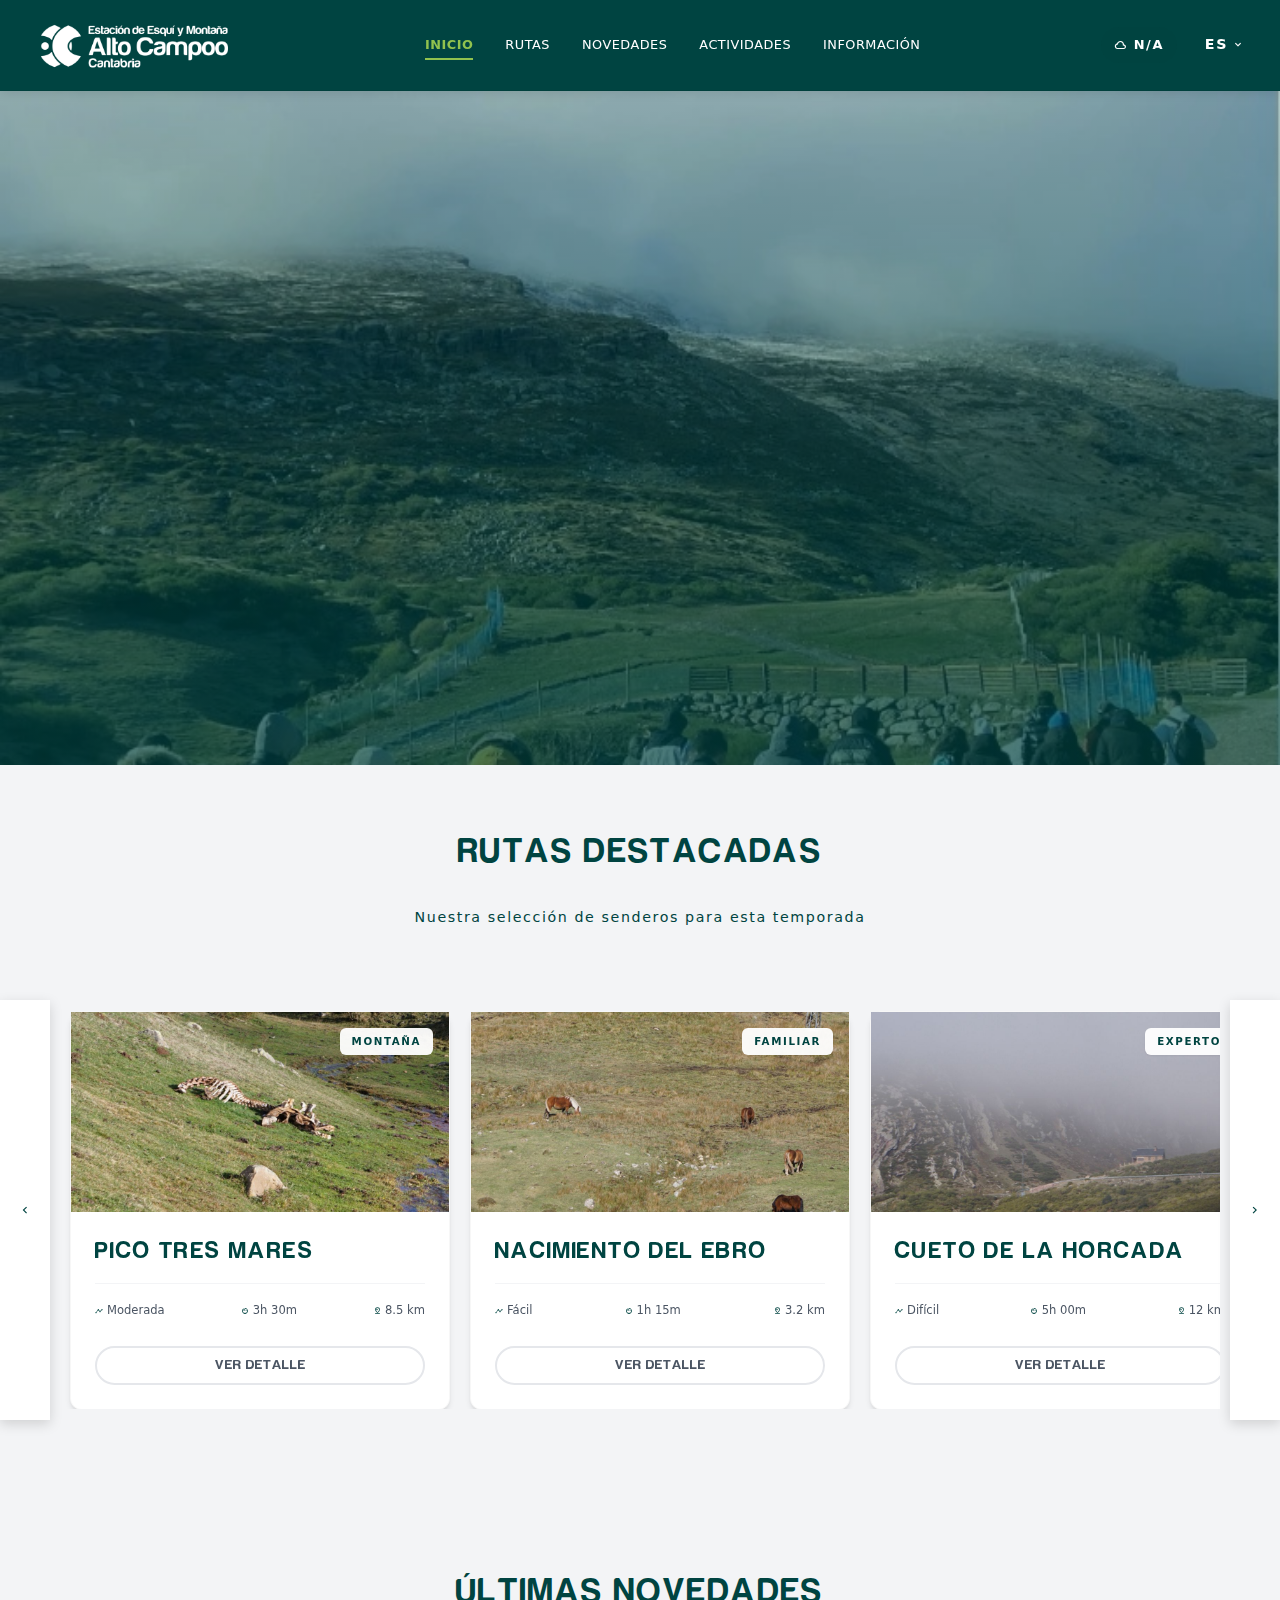
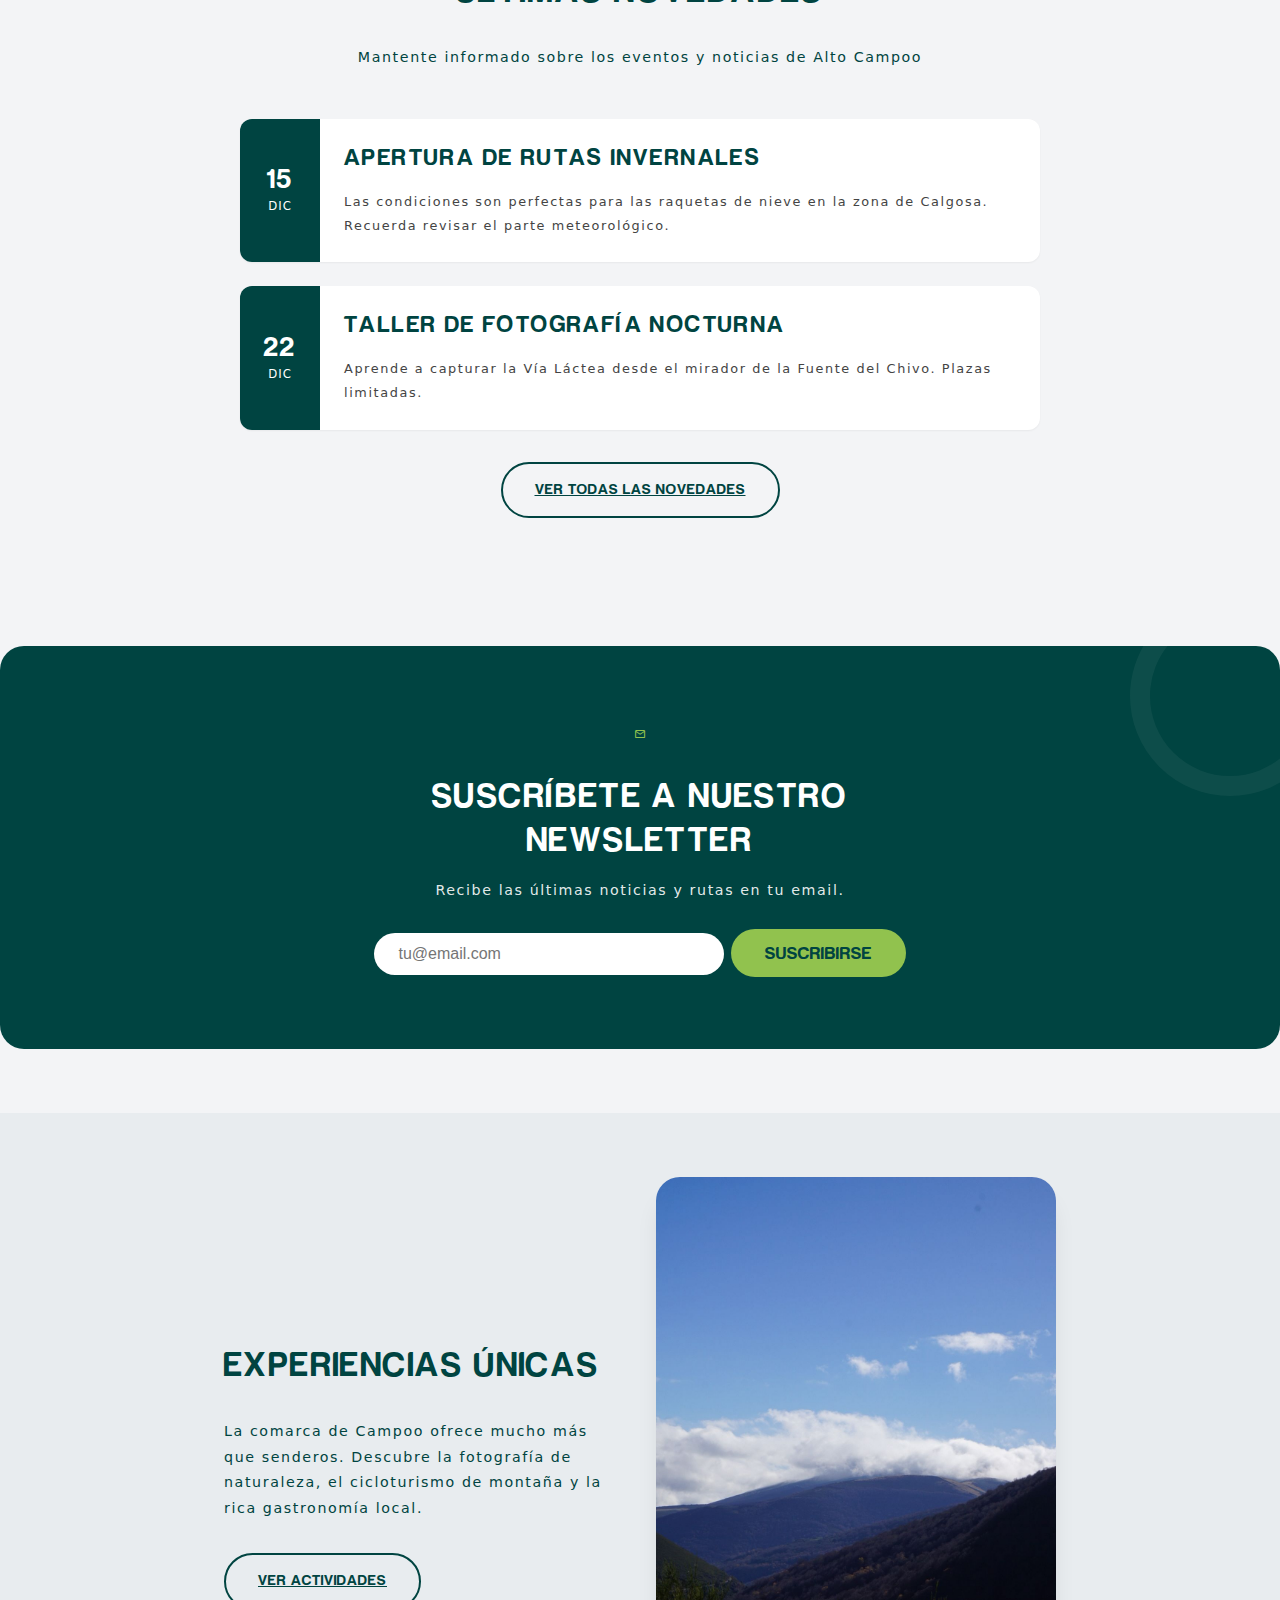
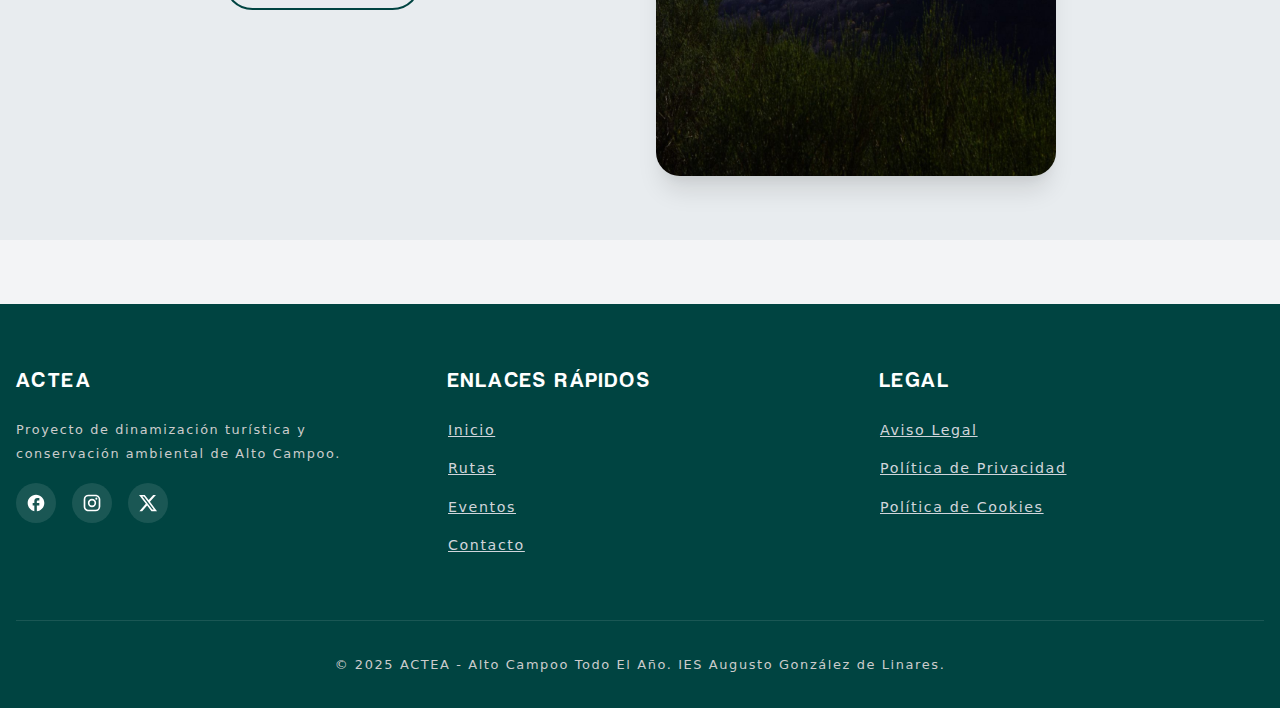
<file: index.html>
<!DOCTYPE html>
<!-- HTML5 Dirección Texto de Izquierda a Derecha en Español de ESPAÑA-->
<html dir="ltr" lang="es-ES">

    <head>
        <!-- Codificación UTF-8 Estandarizada Unicode Completo -->
        <meta charset="UTF-8">
        <!-- Estilos Responsive para Móviles, Escala y Ancho Inicial 100% -->
        <meta name="viewport" content="width=device-width, initial-scale=1.0">
        <!-- Meta Descripción del Sitio para SEO -->
        <meta name="description"
            content="Reactivación turística de Alto Campoo durante todo el año. Senderismo, cultura y naturaleza.">
        <!-- Meta Color del Sitio para SEO -->
        <meta name="theme-color" content="#004441">
        <!-- Meta Robots para Buscadores y Rastreadores de IA -->
        <meta name="robots" content="index, follow">
        <!-- Icono del Sitio Web -->
        <link rel="shortcut icon" href="multimedia/favicon.ico" type="image/x-icon">
        <!-- Autor del Sitio Web -->
        <meta name="author" content="CANTUR">
        <!-- Palabras Clave para Posicionamiento SEO -->
        <meta name="keywords" content="ACTEA, Alto Campoo, Senderismo, Cultura, Naturaleza">
        <!-- Título del Sitio Web -->
        <title>Proyecto ACTEA | Alto Campoo Todo El Año</title>

        <!-- Precarga de Imágenes Críticas -->
        <link rel="preload" as="image" href="img/hero.webp" type="image/webp" fetchpriority="high">
        <link rel="preload" as="image" href="img/logotipo.png">

        <!-- Estilos para todo, Carga lenta para que priorice primero el HTML -->
        <link rel="stylesheet" href="estilo/main.css" fetchpriority="low">

        <!-- JavaScript en Diferido (No es Prioritaria su Carga: HTML renderiza primero) -->
        <script defer src="js/main.js"></script>
        <!-- Meta Etiquetas para Redes Sociales -->
        <meta name="twitter:card" content="summary">
        <meta name="twitter:image" content="img/hero.jpg">
        <meta name="DC.Title" content="Proyecto ACTEA">
        <meta property="og:site_name" content="Alto Campoo Todo El Año">
        <meta property="og:title" content="Proyecto ACTEA">
        <meta property="og:description"
            content="Reactivación turística de Alto Campoo durante todo el año. Senderismo, cultura y naturaleza.">
        <meta property="og:url" content="https://proyectoactea.com/">
        <meta property="og:image" content="img/hero.jpg">
    </head>

    <body>
        <!-- Skip link -->
        <a href="#main-content" class="visually-hidden">Saltar al contenido principal</a>
        <a id="top" class="visually-hidden" aria-hidden="true"></a>

        <!-- Header -->
        <header class="header">
            <div class="container header-container">
                <a href="index.html#top" class="logo">
                    <div class="logo-brand">
                        <img src="img/logotipo.png" alt="Alto Campoo" class="logo-img" width="150" height="50">
                    </div>
                </a>

                <nav class="nav-desktop" aria-label="Navegación principal">
                    <ul class="nav-list">
                        <li><a href="index.html#top" class="nav-link active">Inicio</a></li>
                        <li><a href="rutas.html" class="nav-link">Rutas</a></li>
                        <li><a href="novedades.html" class="nav-link">Novedades</a></li>
                        <li><a href="actividades.html" class="nav-link">Actividades</a></li>
                        <li><a href="informacion.html" class="nav-link">Información</a></li>
                    </ul>
                </nav>

                <div class="header-widgets">
                    <div class="weather-widget" id="weather-widget" title="Clima en Alto Campoo">
                        <span class="material-symbols-outlined">wb_cloudy</span>
                        <span class="weather-temp">--°C</span>
                    </div>

                    <div class="lang-dropdown">
                        <a href="#lang-menu" class="lang-trigger" aria-label="Cambiar idioma">
                            ES <span class="material-symbols-outlined">expand_more</span>
                        </a>

                        <nav id="lang-menu" class="lang-menu-content">
                            <ul class="lang-list">
                                <li>
                                    <a href="index.html" class="lang-item active">
                                        <span class="material-symbols-outlined check-icon">check</span>
                                        Español
                                    </a>
                                </li>
                                <li>
                                    <a href="en/index.html" class="lang-item">
                                        English
                                    </a>
                                </li>
                            </ul>
                            <a href="#" class="lang-close-overlay"></a>
                        </nav>
                    </div>
                    <input type="checkbox" id="menu-logic-state" class="menu-logic-check">

                    <label for="menu-logic-state" class="hamburger">
                        <span class="material-symbols-outlined" aria-hidden="true">menu</span>
                        <span class="visually-hidden">Abrir menú de navegación</span>
                    </label>

                    <nav class="mobile-menu" aria-label="Navegación móvil">
                        <div class="mobile-menu-header">
                            <label for="menu-logic-state" class="close-trigger">
                                <span class="material-symbols-outlined" aria-hidden="true">close</span>
                                <span class="visually-hidden">Cerrar menú de navegación</span>
                            </label>
                        </div>
                        <ul class="mobile-nav-list">
                            <li><a href="index.html">Inicio</a></li>
                            <li><a href="rutas.html">Rutas</a></li>
                            <li><a href="novedades.html">Novedades</a></li>
                            <li><a href="actividades.html">Actividades</a></li>
                            <li><a href="informacion.html">Información</a></li>
                        </ul>
                    </nav>

                    <label for="menu-logic-state" class="mobile-menu-overlay"></label>
                </div>
            </div>
        </header>

        <!-- MAIN CONTENT AREA -->
        <main id="main-content">
            <!-- Hero -->
            <section class="hero">
                <picture>
                    <source srcset="img/hero.webp" type="image/webp">
                    <img src="img/hero.jpg" alt="Paisaje de Alto Campoo" class="hero-image" width="1920" height="1080"
                        loading="eager" fetchpriority="high">
                </picture>
                <div class="hero-overlay"></div>
                <div class="hero-content">
                    <h1 id="hero-title">Alto Campoo <br> <span class="hero-title-secondary">Todo El Año</span>
                    </h1>
                    <p id="hero-subtitle">Descubre un paraíso natural más allá de la nieve.
                        Senderismo, cultura y vida salvaje en el corazón de Cantabria.</p>
                    <a href="rutas.html" class="btn btn-primary" id="hero-cta"
                        aria-label="Explorar rutas de senderismo">
                        Explorar Rutas <span class="material-symbols-outlined btn-icon"
                            aria-hidden="true">arrow_forward</span>
                    </a>
                </div>
            </section>

            <!-- Carrusel Rutas Destacadas - CSS Only Funcional -->
            <section class="section-padding container carousel-section" aria-labelledby="carousel-title">
                <header class="text-center section-header">
                    <h2 id="carousel-title" class="routes-title">Rutas Destacadas</h2>
                    <p class="routes-subtitle">Nuestra selección de senderos para esta temporada</p>
                </header>

                <!-- Radio buttons ocultos ANTES del container (hermanos) -->
                <input type="radio" name="carousel" id="slide1" class="carousel-radio" checked>
                <input type="radio" name="carousel" id="slide2" class="carousel-radio">
                <input type="radio" name="carousel" id="slide3" class="carousel-radio">
                <input type="radio" name="carousel" id="slide4" class="carousel-radio">

                <div class="carousel-container">
                    <!-- Flechas PREV -->

                    <!-- Bucle: Estoy en 1, ir a 4 (Final) -->
                    <label for="slide4" class="carousel-btn prev show-on-1">
                        <span class="material-symbols-outlined" aria-hidden="true">chevron_left</span>
                    </label>

                    <!-- Navegación normal -->
                    <label for="slide1" class="carousel-btn prev show-on-2">
                        <span class="material-symbols-outlined" aria-hidden="true">chevron_left</span>
                    </label>
                    <label for="slide2" class="carousel-btn prev show-on-3">
                        <span class="material-symbols-outlined" aria-hidden="true">chevron_left</span>
                    </label>
                    <label for="slide3" class="carousel-btn prev show-on-4">
                        <span class="material-symbols-outlined" aria-hidden="true">chevron_left</span>
                    </label>

                    <div class="carousel-wrapper">
                        <ul class="carousel-track" id="featured-routes">
                            <!-- Items del carrusel (sin cambios) -->
                            <li class="route-item" id="ruta-1">
                                <article class="route-card" data-difficulty="Moderada">
                                    <header class="card-header">
                                        <figure class="card-img-wrapper">
                                            <mark class="card-tag">Montaña</mark>
                                            <img src="img/WhatsApp%20Image%202025-12-01%20at%2020.07.482.jpeg"
                                                alt="Pico Tres Mares" class="card-img" width="400" height="200"
                                                loading="lazy">
                                        </figure>
                                    </header>
                                    <div class="card-body">
                                        <h3>Pico Tres Mares</h3>
                                        <footer class="card-meta">
                                            <button type="button" class="meta-item" aria-describedby="tt-diff-1">
                                                <span class="orange material-symbols-outlined"
                                                    aria-hidden="true">timeline</span>
                                                <span>Moderada</span>
                                                <span class="tooltip" role="tooltip" id="tt-diff-1">Dificultad</span>
                                            </button>
                                            <button type="button" class="meta-item" aria-describedby="tt-time-1">
                                                <span class="material-symbols-outlined"
                                                    aria-hidden="true">av_timer</span>
                                                <span>3h 30m</span>
                                                <span class="tooltip" role="tooltip" id="tt-time-1">Tiempo
                                                    estimado</span>
                                            </button>
                                            <button type="button" class="meta-item" aria-describedby="tt-dist-1">
                                                <span class="material-symbols-outlined"
                                                    aria-hidden="true">pin_drop</span>
                                                <span>8.5 km</span>
                                                <span class="tooltip" role="tooltip" id="tt-dist-1">Distancia</span>
                                            </button>
                                        </footer>
                                        <button class="btn btn-outline btn-card">Ver Detalle</button>
                                    </div>
                                </article>
                            </li>

                            <li class="route-item" id="ruta-2">
                                <article class="route-card" data-difficulty="Fácil">
                                    <header class="card-header">
                                        <figure class="card-img-wrapper">
                                            <mark class="card-tag">Familiar</mark>
                                            <img src="img/WhatsApp%20Image%202025-12-01%20at%2020.07.484.jpeg"
                                                alt="Nacimiento del Ebro" class="card-img" width="400" height="200"
                                                loading="lazy">
                                        </figure>
                                    </header>
                                    <div class="card-body">
                                        <h3>Nacimiento del Ebro</h3>
                                        <footer class="card-meta">
                                            <button type="button" class="meta-item" aria-describedby="tt-diff-2">
                                                <span class="material-symbols-outlined green"
                                                    aria-hidden="true">timeline</span>
                                                <span>Fácil</span>
                                                <span class="tooltip" role="tooltip" id="tt-diff-2">Dificultad</span>
                                            </button>
                                            <button type="button" class="meta-item" aria-describedby="tt-time-2">
                                                <span class="material-symbols-outlined"
                                                    aria-hidden="true">av_timer</span>
                                                <span>1h 15m</span>
                                                <span class="tooltip" role="tooltip" id="tt-time-2">Tiempo
                                                    estimado</span>
                                            </button>
                                            <button type="button" class="meta-item" aria-describedby="tt-dist-2">
                                                <span class="material-symbols-outlined"
                                                    aria-hidden="true">pin_drop</span>
                                                <span>3.2 km</span>
                                                <span class="tooltip" role="tooltip" id="tt-dist-2">Distancia</span>
                                            </button>
                                        </footer>
                                        <button class="btn btn-outline btn-card">Ver Detalle</button>
                                    </div>
                                </article>
                            </li>

                            <li class="route-item" id="ruta-3">
                                <article class="route-card" data-difficulty="Difícil">
                                    <header class="card-header">
                                        <figure class="card-img-wrapper">
                                            <mark class="card-tag">Experto</mark>
                                            <img src="img/WhatsApp%20Image%202025-12-01%20at%2020.07.483.jpeg"
                                                alt="Cueto de la Horcada" class="card-img" width="400" height="200"
                                                loading="lazy">
                                        </figure>
                                    </header>
                                    <div class="card-body">
                                        <h3>Cueto de la Horcada</h3>
                                        <footer class="card-meta">
                                            <button type="button" class="meta-item" aria-describedby="tt-diff-3">
                                                <span class="material-symbols-outlined red"
                                                    aria-hidden="true">timeline</span>
                                                <span>Difícil</span>
                                                <span class="tooltip" role="tooltip" id="tt-diff-3">Dificultad</span>
                                            </button>
                                            <button type="button" class="meta-item" aria-describedby="tt-time-3">
                                                <span class="material-symbols-outlined"
                                                    aria-hidden="true">av_timer</span>
                                                <span>5h 00m</span>
                                                <span class="tooltip" role="tooltip" id="tt-time-3">Tiempo
                                                    estimado</span>
                                            </button>
                                            <button type="button" class="meta-item" aria-describedby="tt-dist-3">
                                                <span class="material-symbols-outlined"
                                                    aria-hidden="true">pin_drop</span>
                                                <span>12 km</span>
                                                <span class="tooltip" role="tooltip" id="tt-dist-3">Distancia</span>
                                            </button>
                                        </footer>
                                        <button class="btn btn-outline btn-card">Ver Detalle</button>
                                    </div>
                                </article>
                            </li>

                            <li class="route-item" id="ruta-4">
                                <article class="route-card" data-difficulty="Moderada">
                                    <header class="card-header">
                                        <figure class="card-img-wrapper">
                                            <mark class="card-tag">Panorámica</mark>
                                            <img src="img/WhatsApp%20Image%202025-12-01%20at%2020.07.48.jpeg"
                                                alt="Brañavieja Circular" class="card-img" width="400" height="200"
                                                loading="lazy">
                                        </figure>
                                    </header>
                                    <div class="card-body">
                                        <h3>Brañavieja Circular</h3>
                                        <footer class="card-meta">
                                            <button type="button" class="meta-item" aria-describedby="tt-diff-4">
                                                <span class="material-symbols-outlined orange"
                                                    aria-hidden="true">timeline</span>
                                                <span>Moderada</span>
                                                <span class="tooltip" role="tooltip" id="tt-diff-4">Dificultad</span>
                                            </button>
                                            <button type="button" class="meta-item" aria-describedby="tt-time-4">
                                                <span class="material-symbols-outlined"
                                                    aria-hidden="true">av_timer</span>
                                                <span>2h 45m</span>
                                                <span class="tooltip" role="tooltip" id="tt-time-4">Tiempo
                                                    estimado</span>
                                            </button>
                                            <button type="button" class="meta-item" aria-describedby="tt-dist-4">
                                                <span class="material-symbols-outlined"
                                                    aria-hidden="true">pin_drop</span>
                                                <span>6 km</span>
                                                <span class="tooltip" role="tooltip" id="tt-dist-4">Distancia</span>
                                            </button>
                                        </footer>
                                        <button class="btn btn-outline btn-card">Ver Detalle</button>
                                    </div>
                                </article>
                            </li>

                        </ul>
                    </div>

                    <!-- Flechas NEXT -->

                    <!-- Navegación normal -->
                    <label for="slide2" class="carousel-btn next show-on-1">
                        <span class="material-symbols-outlined" aria-hidden="true">chevron_right</span>
                    </label>
                    <label for="slide3" class="carousel-btn next show-on-2">
                        <span class="material-symbols-outlined" aria-hidden="true">chevron_right</span>
                    </label>
                    <label for="slide4" class="carousel-btn next show-on-3">
                        <span class="material-symbols-outlined" aria-hidden="true">chevron_right</span>
                    </label>

                    <!-- Bucle: Estoy en 4 (Final), ir a 1 (Inicio)-->
                    <label for="slide1" class="carousel-btn next show-on-4">
                        <span class="material-symbols-outlined" aria-hidden="true">chevron_right</span>
                    </label>
                </div>
            </section>

            <!-- Últimas Novedades -->
            <section class="section-padding container">
                <div class="text-center section-header">
                    <h2 class="news-title">Últimas Novedades</h2>
                    <p class="news-subtitle">Mantente informado sobre los eventos y noticias
                        de Alto Campoo</p>
                </div>
                <div class="news-container">
                    <article class="news-card">
                        <div class="news-date">
                            <span class="day">15</span>
                            <span class="month">Dic</span>
                        </div>
                        <div class="news-content">
                            <h3>Apertura de Rutas Invernales</h3>
                            <p>Las condiciones son perfectas para las raquetas de nieve en la zona de Calgosa. Recuerda
                                revisar el parte meteorológico.</p>
                        </div>
                    </article>
                    <article class="news-card">
                        <div class="news-date">
                            <span class="day">22</span>
                            <span class="month">Dic</span>
                        </div>
                        <div class="news-content">
                            <h3>Taller de Fotografía Nocturna</h3>
                            <p>Aprende a capturar la Vía Láctea desde el mirador de la Fuente del Chivo. Plazas
                                limitadas.</p>
                        </div>
                    </article>
                </div>
                <div class="text-center mt-2">
                    <a href="novedades.html" class="btn btn-outline">Ver Todas las
                        Novedades</a>
                </div>
            </section>

            <!-- Newsletter -->
            <section class="container newsletter-wrapper">
                <div class="newsletter-section section-padding">
                    <div class="container newsletter-container-narrow">
                        <span class="material-symbols-outlined newsletter-icon">mail</span>
                        <h2 class="newsletter-title newsletter-title-text">Suscríbete a nuestro
                            Newsletter</h2>
                        <form id="newsletter-form" action="informacion.html#contacto" method="get">
                            <label for="newsletter-email" class="newsletter-description newsletter-description-text">
                                Recibe las últimas noticias y rutas en tu email.
                            </label>
                            <br><br>
                            <div class="newsletter-group">
                                <input type="email" id="newsletter-email" name="email" class="newsletter-input"
                                    placeholder="tu@email.com" required>
                                <button type="submit" class="btn btn-newsletter">
                                    Suscribirse
                                </button>
                            </div>
                        </form>
                    </div>
                </div>
            </section>

            <!-- CTA Actividades -->
            <section class="section-padding cta-section">
                <div class="container">
                    <div class="grid-layout cta-grid">
                        <div>
                            <h2 class="activities-title">Experiencias Únicas</h2>
                            <p class="cta-description activities-subtitle">La comarca de
                                Campoo ofrece mucho más que senderos. Descubre la fotografía de naturaleza, el
                                cicloturismo de montaña y la rica gastronomía local.</p>
                            <a href="actividades.html" class="btn btn-outline activities-cta">Ver Actividades</a>
                        </div>
                        <div>
                            <img src="img/WhatsApp%20Image%202025-12-01%20at%2020.07.48.jpeg"
                                alt="Ciclista de montaña en Alto Campoo" class="cta-image" width="800" height="600"
                                loading="lazy">
                        </div>
                    </div>
                </div>
            </section>
        </main>

        <!-- Footer -->
        <footer class="footer">
            <div class="container">
                <div class="footer-grid">
                    <div class="footer-col">
                        <h3>ACTEA</h3>
                        <p class="footer-description">Proyecto de dinamización turística y conservación
                            ambiental de Alto Campoo.</p>
                        <div class="social-icons">
                            <a href="#" class="social-icon" aria-label="Facebook">
                                <svg xmlns="http://www.w3.org/2000/svg" height="20" viewBox="0 0 24 24" width="20"
                                    fill="currentColor" aria-hidden="true">
                                    <path
                                        d="M22 12c0-5.52-4.48-10-10-10S2 6.48 2 12c0 4.84 3.44 8.87 8 9.8V15H8v-3h2V9.5C10 7.57 11.57 6 13.5 6H16v3h-2c-.55 0-1 .45-1 1v2h3v3h-3v6.95c5.05-.5 9-4.76 9-9.95z" />
                                </svg>
                            </a>
                            <a href="#" class="social-icon" aria-label="Instagram">
                                <svg xmlns="http://www.w3.org/2000/svg" height="20" viewBox="0 0 24 24" width="20"
                                    fill="currentColor" aria-hidden="true">
                                    <path
                                        d="M7.8 2h8.4C19.4 2 22 4.6 22 7.8v8.4a5.8 5.8 0 0 1-5.8 5.8H7.8C4.6 22 2 19.4 2 16.2V7.8A5.8 5.8 0 0 1 7.8 2m-.2 2A3.6 3.6 0 0 0 4 7.6v8.8C4 18.39 5.61 20 7.6 20h8.8a3.6 3.6 0 0 0 3.6-3.6V7.6C20 5.61 18.39 4 16.4 4H7.6m9.65 1.5a1.25 1.25 0 0 1 1.25 1.25A1.25 1.25 0 0 1 17.25 8 1.25 1.25 0 0 1 16 6.75a1.25 1.25 0 0 1 1.25-1.25M12 7a5 5 0 0 1 5 5 5 5 0 0 1-5 5 5 5 0 0 1-5-5 5 5 0 0 1 5-5m0 2a3 3 0 0 0-3 3 3 3 0 0 0 3 3 3 3 0 0 0 3-3 3 3 0 0 0-3-3z" />
                                </svg>
                            </a>
                            <a href="#" class="social-icon" aria-label="Twitter/X">
                                <svg xmlns="http://www.w3.org/2000/svg" height="20" viewBox="0 0 24 24" width="20"
                                    fill="currentColor" aria-hidden="true">
                                    <path
                                        d="M18.244 2.25h3.308l-7.227 8.26 8.502 11.24H16.17l-5.214-6.817L4.99 21.75H1.68l7.73-8.835L1.254 2.25H8.08l4.713 6.231zm-1.161 17.52h1.833L7.084 4.126H5.117z" />
                                </svg>
                            </a>
                        </div>
                    </div>
                    <div class="footer-col">
                        <h3>Enlaces Rápidos</h3>
                        <ul class="footer-links">
                            <li><a href="index.html#top">Inicio</a></li>
                            <li><a href="rutas.html">Rutas</a></li>
                            <li><a href="novedades.html">Eventos</a></li>
                            <li><a href="informacion.html">Contacto</a></li>
                        </ul>
                    </div>
                    <div class="footer-col">
                        <h3>Legal</h3>
                        <ul class="footer-links">
                            <li><a href="#">Aviso Legal</a></li>
                            <li><a href="#">Política de Privacidad</a></li>
                            <li><a href="#">Política de Cookies</a></li>
                        </ul>
                    </div>
                </div>
                <div class="copyright">
                    &copy; 2025 ACTEA - Alto Campoo Todo El Año. IES Augusto González de Linares.
                </div>
            </div>
        </footer>
    </body>

</html>
</file>
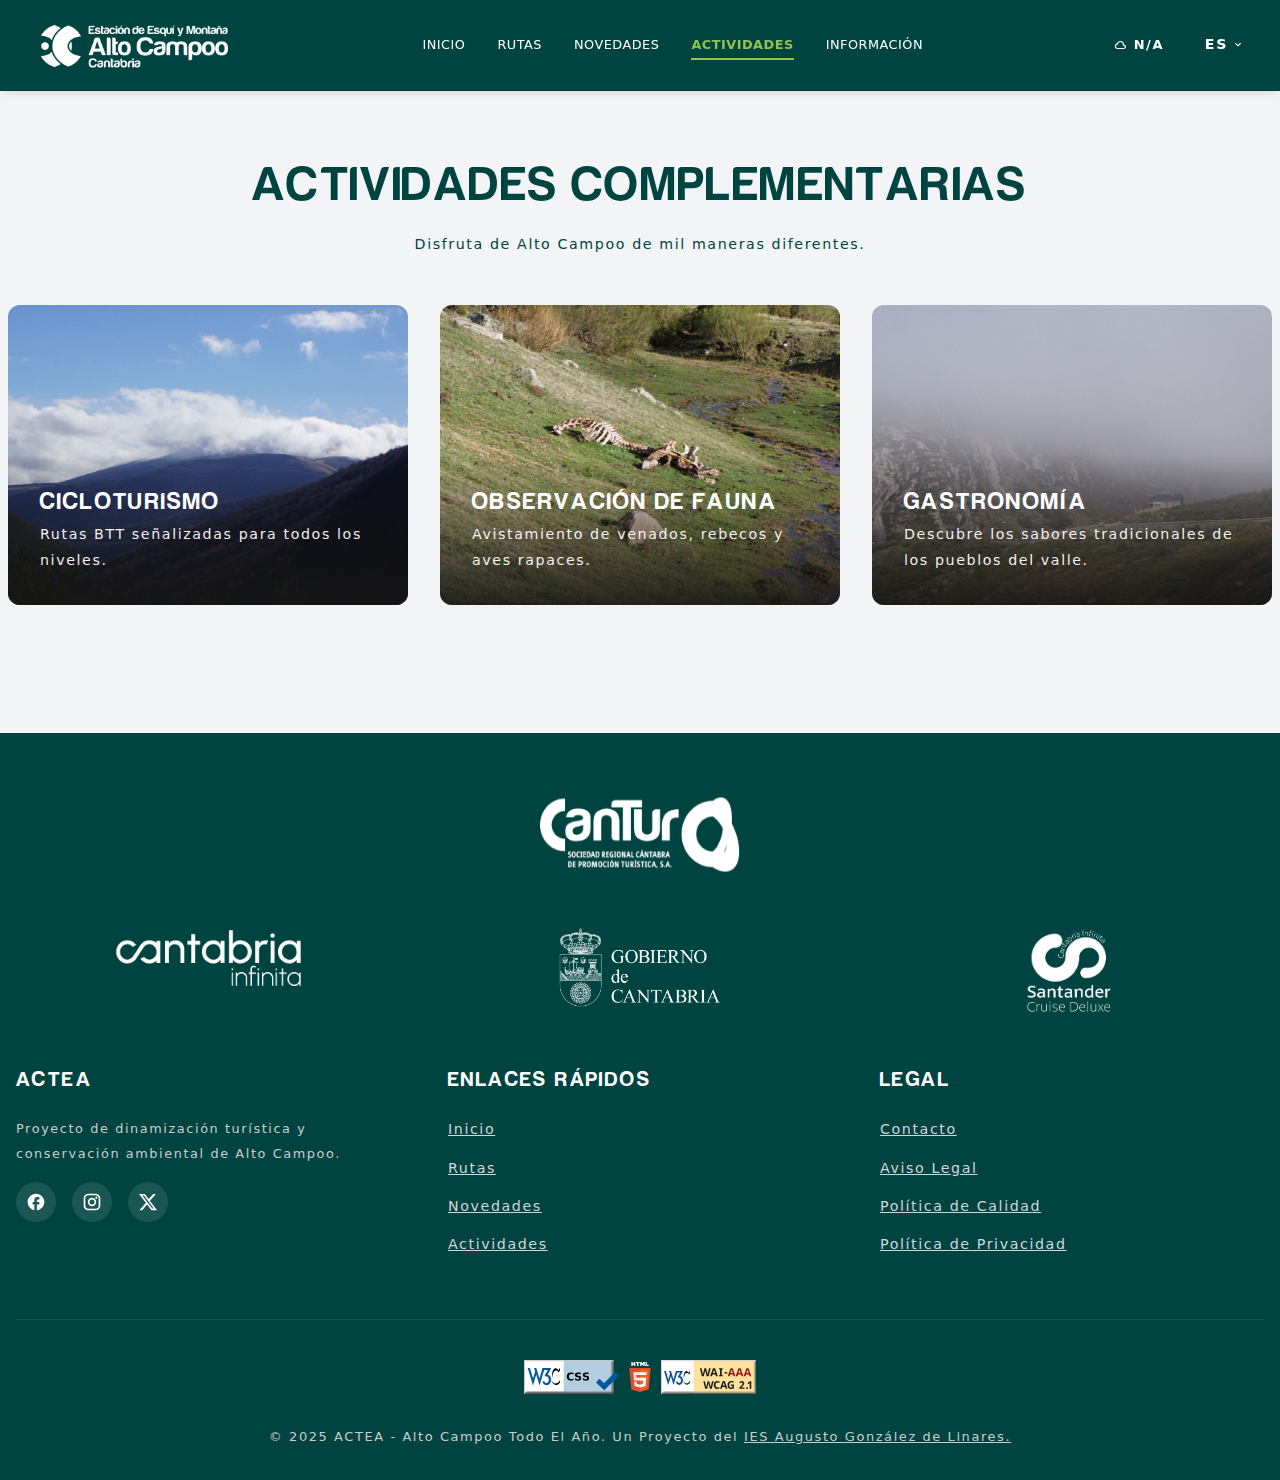
<file: actividades.html>
<!DOCTYPE html>
<!-- HTML5 Dirección Texto de Izquierda a Derecha en Español de ESPAÑA-->
<html dir="ltr" lang="es-ES">

    <head>
        <!-- Codificación UTF-8 Estandarizada Unicode Completo -->
        <meta charset="UTF-8">
        <!-- Estilos Responsive para Móviles, Escala y Ancho Inicial 100% -->
        <meta name="viewport" content="width=device-width, initial-scale=1.0">
        <!-- Meta Descripción del Sitio para SEO -->
        <meta name="description"
            content="Reactivación turística de Alto Campoo durante todo el año. Senderismo, cultura y naturaleza.">
        <!-- Meta Color del Sitio para SEO -->
        <meta name="theme-color" content="#004441">
        <!-- Meta Robots para Buscadores y Rastreadores de IA -->
        <meta name="robots" content="index, follow">
        <!-- Icono del Sitio Web -->
        <link rel="shortcut icon" href="favicon.ico" type="image/x-icon">
        <!-- Autor del Sitio Web -->
        <meta name="author" content="CANTUR">
        <!-- Palabras Clave para Posicionamiento SEO -->
        <meta name="keywords" content="ACTEA, Alto Campoo, Senderismo, Cultura, Naturaleza">
        <!-- Título del Sitio Web -->
        <title>Proyecto ACTEA | Alto Campoo Todo El Año</title>

        <!-- Precarga de Imágenes Críticas -->
        <link rel="preload" as="image" href="img/logotipo.png">

        <!-- Estilos para todo, Carga lenta para que priorice primero el HTML -->
        <link rel="stylesheet" href="estilo/main.css" fetchpriority="low">

        <!-- JavaScript en Diferido (No es Prioritaria su Carga: HTML renderiza primero) -->
        <script defer src="js/main.js"></script>

        <!-- Meta Etiquetas para Redes Sociales -->
        <meta name="twitter:card" content="summary">
        <meta name="twitter:image" content="img/logotipo.png">
        <meta name="DC.Title" content="Proyecto ACTEA: Actividades">
        <meta property="og:site_name" content="Alto Campoo Todo El Año">
        <meta property="og:title" content="Proyecto ACTEA: Actividades">
        <meta property="og:description"
            content="Reactivación turística de Alto Campoo durante todo el año. Senderismo, cultura y naturaleza.">
        <meta property="og:url" content="https://proyectoactea.com/actividades.html">
        <meta property="og:image" content="img/isotipo.png">
    </head>

    <body>
        <!-- Skip link -->
        <a href="#main-content" class="visually-hidden">Saltar al contenido principal</a>
        <a id="top" class="visually-hidden" aria-hidden="true"></a>

        <!-- Header -->
        <header class="header">
            <div class="container header-container">
                <a href="index.html" class="logo">
                    <div class="logo-brand">
                        <img src="img/logotipo.png" alt="Alto Campoo" class="logo-img" width="150" height="50">
                    </div>
                </a>

                <!-- Navegación Desktop -->
                <nav class="nav-desktop" aria-label="Navegación principal">
                    <ul class="nav-list">
                        <li><a href="index.html#top" class="nav-link">Inicio</a></li>
                        <li><a href="rutas.html" class="nav-link">Rutas</a></li>
                        <li><a href="novedades.html" class="nav-link">Novedades</a></li>
                        <li><a href="actividades.html" class="nav-link active">Actividades</a></li>
                        <li><a href="informacion.html" class="nav-link">Información</a></li>
                    </ul>
                </nav>

                <!-- Widgets -->
                <div class="header-widgets">
                    <div class="weather-widget" id="weather-widget" title="Clima en Alto Campoo">
                        <span class="material-symbols-outlined">wb_cloudy</span>
                        <span class="weather-temp">--°C</span>
                    </div>

                    <div class="lang-dropdown">
                        <a href="#lang-menu" class="lang-trigger" aria-label="Cambiar idioma">
                            ES <span class="material-symbols-outlined">expand_more</span>
                        </a>

                        <nav id="lang-menu" class="lang-menu-content">
                            <ul class="lang-list">
                                <li>
                                    <a href="actividades.html" class="lang-item active">
                                        <span class="material-symbols-outlined check-icon">check</span>
                                        Español
                                    </a>
                                </li>
                                <li>
                                    <a href="en/actividades.html" class="lang-item">
                                        English
                                    </a>
                                </li>
                            </ul>
                            <a href="#" class="lang-close-overlay">Cerrar Lista de Idiomas</a>
                        </nav>
                    </div>

                    <input type="checkbox" id="menu-logic-state" class="menu-logic-check"
                        aria-label="Menú de navegación">

                    <label for="menu-logic-state" class="menu-toggle hamburger">
                        <span class="icon-open material-symbols-outlined">menu</span>
                    </label>

                    <nav class="mobile-menu">
                        <div class="mobile-menu-header">
                            <a href="index.html" class="logo mobile-logo">
                                <div class="logo-brand">
                                    <img src="img/logo_blanco.png" alt="Alto Campoo" class="logo-img mobile-logo-img"
                                        width="150" height="50">
                                </div>
                            </a>
                            <label for="menu-logic-state" class="close-trigger">
                                <span class="material-symbols-outlined" aria-hidden="true">close</span>
                                <span class="visually-hidden">Cerrar menú de navegación</span>
                            </label>
                        </div>
                        <nav aria-label="Navegación móvil">
                            <ul class="mobile-nav-list">
                                <li><a href="index.html#top">Inicio</a></li>
                                <li><a href="rutas.html">Rutas</a></li>
                                <li><a href="novedades.html">Novedades</a></li>
                                <li><a href="actividades.html">Actividades</a></li>
                                <li><a href="informacion.html">Información</a></li>
                            </ul>
                        </nav>
                    </nav>

                    <div class="mobile-menu-overlay"></div>
                </div>
            </div>
        </header>

        <!-- MAIN CONTENT AREA -->
        <main id="main-content">
            <section class="section-padding container" aria-label="Actividades complementarias">
                <div class="text-center section-header">
                    <h1>Actividades Complementarias</h1>
                    <p>Disfruta de Alto Campoo de mil maneras diferentes.</p>
                </div>
                <div class="grid-layout">
                    <div class="activity-card activity-card-1">
                        <div class="activity-overlay">
                            <h2 class="activity-title">Cicloturismo</h2>
                            <p>Rutas BTT señalizadas para todos los niveles.</p>
                        </div>
                    </div>
                    <div class="activity-card activity-card-2">
                        <div class="activity-overlay">
                            <h2 class="activity-title">Observación de Fauna</h2>
                            <p>Avistamiento de venados, rebecos y aves rapaces.</p>
                        </div>
                    </div>
                    <div class="activity-card activity-card-3">
                        <div class="activity-overlay">
                            <h2 class="activity-title">Gastronomía</h2>
                            <p>Descubre los sabores tradicionales de los pueblos del valle.</p>
                        </div>
                    </div>
                </div>
            </section>
        </main>


        <!-- Footer -->
        <footer class="footer">
            <div class="container">
                <a target="_blank" href="https://cantur.com/" rel="noopener" aria-label="Cantur">
                    <picture class="text-center" style="display: flex; justify-content: center;">
                        <source srcset="img/cantur-logo-white.png" type="image/png">
                        <img src="img/cantur-logo-white.png" alt="Logotipo de Cantur" width="200" height="200"
                            loading="lazy" fetchpriority="low">
                    </picture>
                </a>
                <br><br>
                <div class="footer-grid">
                    <div class="footer-col">
                        <a target="_blank" href="https://turismodecantabria.com/" rel="noopener"
                            aria-label="Turismo de Cantabria">
                            <picture class="text-center" style="display: flex; justify-content: center;">
                                <source srcset="img/cantabria-infinita.png" type="image/png">
                                <img width="200" height="69" src="img/cantabria-infinita.png"
                                    class="attachment-full size-full" alt="" decoding="async" loading="lazy">
                            </picture>
                        </a>

                    </div>
                    <div class="footer-col">
                        <a target="_blank" href="https://www.cantabria.es/" rel="noopener"
                            aria-label="Gobierno de Cantabria">
                            <picture class="text-center" style="display: flex; justify-content: center;">
                                <source srcset="img/gobierno-cantabria.webp" type="image/webp">
                                <img width="170" height="87" src="img/gobierno-cantabria.webp"
                                    class="attachment-full size-full" alt="" decoding="async" loading="lazy">
                            </picture>
                        </a>

                    </div>
                    <div class="footer-col">
                        <a target="_blank" href="https://cruisesantander.es/" rel=" noopener"
                            aria-label="Santander Cruise Deluxe">
                            <picture class="text-center" style="display: flex; justify-content: center;">
                                <source srcset="img/santandercruise.png" type="image/png">
                                <img width="170" height="87" src="img/santandercruise.png"
                                    class="attachment-full size-full" alt="" decoding="async" loading="lazy">
                            </picture>
                        </a>

                    </div>
                </div>
                <div class="footer-grid">
                    <div class="footer-col">
                        <h3>ACTEA</h3>
                        <p class="footer-description">Proyecto de dinamización turística y conservación
                            ambiental de Alto Campoo.</p>
                        <div class="social-icons">
                            <a target="_blank" href="https://www.facebook.com/AltoCampoo" rel="noopener"
                                aria-label="Perfil de Facebook" class="social-icon">
                                <svg xmlns="http://www.w3.org/2000/svg" height="20" viewBox="0 0 24 24" width="20"
                                    fill="currentColor" aria-hidden="true">
                                    <path
                                        d="M22 12c0-5.52-4.48-10-10-10S2 6.48 2 12c0 4.84 3.44 8.87 8 9.8V15H8v-3h2V9.5C10 7.57 11.57 6 13.5 6H16v3h-2c-.55 0-1 .45-1 1v2h3v3h-3v6.95c5.05-.5 9-4.76 9-9.95z" />
                                </svg>
                            </a>
                            <a target="_blank" href="https://www.instagram.com/esquialtocampoo/" rel="noopener"
                                aria-label="Perfil de Instagram" class="social-icon">
                                <svg xmlns="http://www.w3.org/2000/svg" height="20" viewBox="0 0 24 24" width="20"
                                    fill="currentColor" aria-hidden="true">
                                    <path
                                        d="M7.8 2h8.4C19.4 2 22 4.6 22 7.8v8.4a5.8 5.8 0 0 1-5.8 5.8H7.8C4.6 22 2 19.4 2 16.2V7.8A5.8 5.8 0 0 1 7.8 2m-.2 2A3.6 3.6 0 0 0 4 7.6v8.8C4 18.39 5.61 20 7.6 20h8.8a3.6 3.6 0 0 0 3.6-3.6V7.6C20 5.61 18.39 4 16.4 4H7.6m9.65 1.5a1.25 1.25 0 0 1 1.25 1.25A1.25 1.25 0 0 1 17.25 8 1.25 1.25 0 0 1 16 6.75a1.25 1.25 0 0 1 1.25-1.25M12 7a5 5 0 0 1 5 5 5 5 0 0 1-5 5 5 5 0 0 1-5-5 5 5 0 0 1 5-5m0 2a3 3 0 0 0-3 3 3 3 0 0 0 3 3 3 3 0 0 0 3-3 3 3 0 0 0-3-3z" />
                                </svg>
                            </a>
                            <a target="_blank" href="https://twitter.com/Alto_Campoo" rel="noopener"
                                aria-label="Perfil de Twitter" class="social-icon">
                                <svg xmlns="http://www.w3.org/2000/svg" height="20" viewBox="0 0 24 24" width="20"
                                    fill="currentColor" aria-hidden="true">
                                    <path
                                        d="M18.244 2.25h3.308l-7.227 8.26 8.502 11.24H16.17l-5.214-6.817L4.99 21.75H1.68l7.73-8.835L1.254 2.25H8.08l4.713 6.231zm-1.161 17.52h1.833L7.084 4.126H5.117z" />
                                </svg>
                            </a>
                        </div>
                    </div>
                    <div class="footer-col">
                        <h3>Enlaces Rápidos</h3>
                        <ul class="footer-links">
                            <li><a target="_blank" href="index.html" rel="noopener" aria-label="Inicio">Inicio</a>
                            </li>
                            <li><a target="_blank" href="rutas.html" rel="noopener" aria-label="Rutas">Rutas</a></li>
                            <li><a target="_blank" href="novedades.html" rel="noopener"
                                    aria-label="Novedades">Novedades</a></li>
                            <li><a target="_blank" href="actividades.html" rel="noopener"
                                    aria-label="Actividades">Actividades</a></li>
                        </ul>
                    </div>
                    <div class="footer-col">
                        <h3>Legal</h3>
                        <ul class="footer-links">
                            <li><a target="_blank" href="informacion.html" rel="noopener"
                                    aria-label="Contacto">Contacto</a></li>
                            <li><a target="_blank" href="https://cantur.com/aviso-legal/" rel="noopener"
                                    aria-label="Aviso Legal">Aviso Legal</a></li>
                            <li><a target="_blank"
                                    href="https://cantur.com/wp-content/uploads/2023/10/10387-politica-de-calidad-firma-ines-mier-maza-signed.pdf"
                                    rel="noopener" aria-label="Política de Calidad">Política
                                    de Calidad</a></li>
                            <li><a target="_blank" href="https://cantur.com/politica-de-privacidad/" rel="noopener"
                                    aria-label="Política de Privacidad">Política de
                                    Privacidad</a></li>
                        </ul>
                    </div>
                </div>
                <div class="copyright">
                    <p>
                        <a target="_blank"
                            href="https://jigsaw.w3.org/css-validator/validator?uri=https%3A%2F%2Fproyectoactea.com/actividades.html&amp;profile=css3svg&amp;usermedium=all&amp;warning=1&amp;vextwarning="
                            title="CSS3 Validado">
                            <svg viewBox="0 0 88 31" width="95" height="50" aria-label="CSS3 Validado">
                                <g shape-rendering="geometricPrecision" text-rendering="geometricPrecision"
                                    image-rendering="optimizeQuality">
                                    <g shape-rendering="geometricPrecision" text-rendering="geometricPrecision"
                                        image-rendering="optimizeQuality">
                                        <g id="Background"></g>
                                        <g id="Guides"></g>
                                        <g id="Foreground">
                                            <g>
                                                <polygon points="0,0 88,0 88,31 0,31 0,0" fill="none"></polygon>
                                                <path d="M44,15.5" fill="none"></path>
                                            </g>
                                            <g>
                                                <polygon points="0,0 83,0 83,31 0,31 0,0" fill="#B3CEE1"></polygon>
                                                <path d="M41.5,15.5" fill="#B3CEE1"></path>
                                            </g>
                                            <g>
                                                <polygon points="0.365,0 36.809,0 36.809,31 0.365,31 0.365,0"
                                                    fill="#FFFFFF"></polygon>
                                                <path d="M18.587,15.5" fill="#FFFFFF"></path>
                                            </g>
                                            <g>
                                                <polygon
                                                    points="4.692,2.291 44.697,2.291 44.697,26.897 4.692,26.897 4.692,2.291"
                                                    fill="none"></polygon>
                                                <path d="M24.695,14.594" fill="none"></path>
                                            </g>
                                            <g>
                                                <g>
                                                    <defs>
                                                        <polygon points="0,30 83,30 83,31 0,31 0,30" id="XMLID_640_">
                                                        </polygon>
                                                    </defs>
                                                    <use xlink:href="#XMLID_640_" fill="#504D4C"></use>
                                                    <clipPath id="XMLID_666_">
                                                        <use xlink:href="#XMLID_640_"></use>
                                                    </clipPath>
                                                    <g clip-path="url(#XMLID_666_)">
                                                        <g>
                                                            <polygon points="0,0 88,0 88,31 0,31 0,0" fill="none">
                                                            </polygon>
                                                            <path d="M44,15.5" fill="none"></path>
                                                        </g>
                                                        <g>
                                                            <polygon points="0,0 83,0 83,31 0,31 0,0" fill="#48494B">
                                                            </polygon>
                                                            <path d="M41.5,15.5" fill="#48494B"></path>
                                                        </g>
                                                        <g>
                                                            <polygon
                                                                points="0.365,0 36.809,0 36.809,31 0.365,31 0.365,0"
                                                                fill="#4F4F4F"></polygon>
                                                            <path d="M18.587,15.5" fill="#4F4F4F"></path>
                                                        </g>
                                                    </g>
                                                </g>
                                            </g>
                                            <g>
                                                <g>
                                                    <defs>
                                                        <polygon points="82,0 83,0 83,31 82,31 82,0" id="XMLID_642_">
                                                        </polygon>
                                                    </defs>
                                                    <use xlink:href="#XMLID_642_" fill="#504D4C"></use>
                                                    <clipPath id="XMLID_667_">
                                                        <use xlink:href="#XMLID_642_"></use>
                                                    </clipPath>
                                                    <g clip-path="url(#XMLID_667_)">
                                                        <g>
                                                            <polygon points="0,0 88,0 88,31 0,31 0,0" fill="none">
                                                            </polygon>
                                                            <path d="M44,15.5" fill="none"></path>
                                                        </g>
                                                        <g>
                                                            <polygon points="0,0 83,0 83,31 0,31 0,0" fill="#48494B">
                                                            </polygon>
                                                            <path d="M41.5,15.5" fill="#48494B"></path>
                                                        </g>
                                                        <g>
                                                            <g>
                                                                <defs>
                                                                    <polygon points="0,30 83,30 83,31 0,31 0,30"
                                                                        id="XMLID_644_"></polygon>
                                                                </defs>
                                                                <use xlink:href="#XMLID_644_" fill="#191919"></use>
                                                                <clipPath id="XMLID_668_">
                                                                    <use xlink:href="#XMLID_644_"></use>
                                                                </clipPath>
                                                                <g clip-path="url(#XMLID_668_)">
                                                                    <g>
                                                                        <polygon points="0,0 88,0 88,31 0,31 0,0"
                                                                            fill="none"></polygon>
                                                                        <path d="M44,15.5" fill="none"></path>
                                                                    </g>
                                                                    <g>
                                                                        <polygon points="0,0 83,0 83,31 0,31 0,0"
                                                                            fill="#181818"></polygon>
                                                                        <path d="M41.5,15.5" fill="#181818"></path>
                                                                    </g>
                                                                    <g>
                                                                        <polygon
                                                                            points="0.365,0 36.809,0 36.809,31 0.365,31 0.365,0"
                                                                            fill="#191919"></polygon>
                                                                        <path d="M18.587,15.5" fill="#191919"></path>
                                                                    </g>
                                                                </g>
                                                            </g>
                                                        </g>
                                                    </g>
                                                </g>
                                            </g>
                                            <g>
                                                <polygon points="0,0 1,0 1,31 0,31 0,0" fill="#CCCCCC"></polygon>
                                                <path d="M0.5,15.5" fill="#CCCCCC"></path>
                                            </g>
                                            <g>
                                                <g>
                                                    <defs>
                                                        <polygon
                                                            points="2.16,29.005 82.16,29.005 82.16,30.005 2.16,30.005 2.16,29.005"
                                                            id="XMLID_646_"></polygon>
                                                    </defs>
                                                    <use xlink:href="#XMLID_646_" fill="#9E9C9C"></use>
                                                    <clipPath id="XMLID_669_">
                                                        <use xlink:href="#XMLID_646_"></use>
                                                    </clipPath>
                                                    <g clip-path="url(#XMLID_669_)">
                                                        <g>
                                                            <polygon points="0,0 88,0 88,31 0,31 0,0" fill="none">
                                                            </polygon>
                                                            <path d="M44,15.5" fill="none"></path>
                                                        </g>
                                                        <g>
                                                            <polygon points="0,0 83,0 83,31 0,31 0,0" fill="#9097A0">
                                                            </polygon>
                                                            <path d="M41.5,15.5" fill="#9097A0"></path>
                                                        </g>
                                                        <g>
                                                            <polygon
                                                                points="0.365,0 36.809,0 36.809,31 0.365,31 0.365,0"
                                                                fill="#B5B5B5"></polygon>
                                                            <path d="M18.587,15.5" fill="#B5B5B5"></path>
                                                        </g>
                                                        <g>
                                                            <g>
                                                                <defs>
                                                                    <polygon points="0,30 83,30 83,31 0,31 0,30"
                                                                        id="XMLID_648_"></polygon>
                                                                </defs>
                                                                <use xlink:href="#XMLID_648_" fill="#383838"></use>
                                                                <clipPath id="XMLID_670_">
                                                                    <use xlink:href="#XMLID_648_"></use>
                                                                </clipPath>
                                                                <g clip-path="url(#XMLID_670_)">
                                                                    <g>
                                                                        <polygon points="0,0 88,0 88,31 0,31 0,0"
                                                                            fill="none"></polygon>
                                                                        <path d="M44,15.5" fill="none"></path>
                                                                    </g>
                                                                    <g>
                                                                        <polygon points="0,0 83,0 83,31 0,31 0,0"
                                                                            fill="#343536"></polygon>
                                                                        <path d="M41.5,15.5" fill="#343536"></path>
                                                                    </g>
                                                                    <g>
                                                                        <polygon
                                                                            points="0.365,0 36.809,0 36.809,31 0.365,31 0.365,0"
                                                                            fill="#383838"></polygon>
                                                                        <path d="M18.587,15.5" fill="#383838"></path>
                                                                    </g>
                                                                </g>
                                                            </g>
                                                        </g>
                                                        <g>
                                                            <g>
                                                                <defs>
                                                                    <polygon points="82,0 83,0 83,31 82,31 82,0"
                                                                        id="XMLID_650_"></polygon>
                                                                </defs>
                                                                <use xlink:href="#XMLID_650_" fill="#383838"></use>
                                                                <clipPath id="XMLID_671_">
                                                                    <use xlink:href="#XMLID_650_"></use>
                                                                </clipPath>
                                                                <g clip-path="url(#XMLID_671_)">
                                                                    <g>
                                                                        <polygon points="0,0 88,0 88,31 0,31 0,0"
                                                                            fill="none"></polygon>
                                                                        <path d="M44,15.5" fill="none"></path>
                                                                    </g>
                                                                    <g>
                                                                        <polygon points="0,0 83,0 83,31 0,31 0,0"
                                                                            fill="#343536"></polygon>
                                                                        <path d="M41.5,15.5" fill="#343536"></path>
                                                                    </g>
                                                                    <g>
                                                                        <g>
                                                                            <defs>
                                                                                <polygon
                                                                                    points="0,30 83,30 83,31 0,31 0,30"
                                                                                    id="XMLID_652_"></polygon>
                                                                            </defs>
                                                                            <use xlink:href="#XMLID_652_"
                                                                                fill="#131313"></use>
                                                                            <clipPath id="XMLID_672_">
                                                                                <use xlink:href="#XMLID_652_"></use>
                                                                            </clipPath>
                                                                            <g clip-path="url(#XMLID_672_)">
                                                                                <g>
                                                                                    <polygon
                                                                                        points="0,0 88,0 88,31 0,31 0,0"
                                                                                        fill="none"></polygon>
                                                                                    <path d="M44,15.5" fill="none">
                                                                                    </path>
                                                                                </g>
                                                                                <g>
                                                                                    <polygon
                                                                                        points="0,0 83,0 83,31 0,31 0,0"
                                                                                        fill="#131313"></polygon>
                                                                                    <path d="M41.5,15.5" fill="#131313">
                                                                                    </path>
                                                                                </g>
                                                                                <g>
                                                                                    <polygon
                                                                                        points="0.365,0 36.809,0 36.809,31 0.365,31 0.365,0"
                                                                                        fill="#131313"></polygon>
                                                                                    <path d="M18.587,15.5"
                                                                                        fill="#131313"></path>
                                                                                </g>
                                                                            </g>
                                                                        </g>
                                                                    </g>
                                                                </g>
                                                            </g>
                                                        </g>
                                                    </g>
                                                </g>
                                            </g>
                                            <g>
                                                <g>
                                                    <defs>
                                                        <polygon points="80.806,1 81.806,1 81.806,31 80.806,31 80.806,1"
                                                            id="XMLID_654_"></polygon>
                                                    </defs>
                                                    <use xlink:href="#XMLID_654_" fill="#9E9C9C"></use>
                                                    <clipPath id="XMLID_673_">
                                                        <use xlink:href="#XMLID_654_"></use>
                                                    </clipPath>
                                                    <g clip-path="url(#XMLID_673_)">
                                                        <g>
                                                            <polygon points="0,0 88,0 88,31 0,31 0,0" fill="none">
                                                            </polygon>
                                                            <path d="M44,15.5" fill="none"></path>
                                                        </g>
                                                        <g>
                                                            <polygon points="0,0 83,0 83,31 0,31 0,0" fill="#9097A0">
                                                            </polygon>
                                                            <path d="M41.5,15.5" fill="#9097A0"></path>
                                                        </g>
                                                        <g>
                                                            <g>
                                                                <defs>
                                                                    <polygon points="0,30 83,30 83,31 0,31 0,30"
                                                                        id="XMLID_656_"></polygon>
                                                                </defs>
                                                                <use xlink:href="#XMLID_656_" fill="#383838"></use>
                                                                <clipPath id="XMLID_674_">
                                                                    <use xlink:href="#XMLID_656_"></use>
                                                                </clipPath>
                                                                <g clip-path="url(#XMLID_674_)">
                                                                    <g>
                                                                        <polygon points="0,0 88,0 88,31 0,31 0,0"
                                                                            fill="none"></polygon>
                                                                        <path d="M44,15.5" fill="none"></path>
                                                                    </g>
                                                                    <g>
                                                                        <polygon points="0,0 83,0 83,31 0,31 0,0"
                                                                            fill="#343536"></polygon>
                                                                        <path d="M41.5,15.5" fill="#343536"></path>
                                                                    </g>
                                                                    <g>
                                                                        <polygon
                                                                            points="0.365,0 36.809,0 36.809,31 0.365,31 0.365,0"
                                                                            fill="#383838"></polygon>
                                                                        <path d="M18.587,15.5" fill="#383838"></path>
                                                                    </g>
                                                                </g>
                                                            </g>
                                                        </g>
                                                        <g>
                                                            <g>
                                                                <defs>
                                                                    <polygon
                                                                        points="2.16,29.005 82.16,29.005 82.16,30.005 2.16,30.005 2.16,29.005"
                                                                        id="XMLID_658_"></polygon>
                                                                </defs>
                                                                <use xlink:href="#XMLID_658_" fill="#818181"></use>
                                                                <clipPath id="XMLID_675_">
                                                                    <use xlink:href="#XMLID_658_"></use>
                                                                </clipPath>
                                                                <g clip-path="url(#XMLID_675_)">
                                                                    <g>
                                                                        <polygon points="0,0 88,0 88,31 0,31 0,0"
                                                                            fill="none"></polygon>
                                                                        <path d="M44,15.5" fill="none"></path>
                                                                    </g>
                                                                    <g>
                                                                        <polygon points="0,0 83,0 83,31 0,31 0,0"
                                                                            fill="#6E7176"></polygon>
                                                                        <path d="M41.5,15.5" fill="#6E7176"></path>
                                                                    </g>
                                                                    <g>
                                                                        <polygon
                                                                            points="0.365,0 36.809,0 36.809,31 0.365,31 0.365,0"
                                                                            fill="#818181"></polygon>
                                                                        <path d="M18.587,15.5" fill="#818181"></path>
                                                                    </g>
                                                                    <g>
                                                                        <g>
                                                                            <defs>
                                                                                <polygon
                                                                                    points="0,30 83,30 83,31 0,31 0,30"
                                                                                    id="XMLID_660_"></polygon>
                                                                            </defs>
                                                                            <use xlink:href="#XMLID_660_"
                                                                                fill="#272727"></use>
                                                                            <clipPath id="XMLID_676_">
                                                                                <use xlink:href="#XMLID_660_"></use>
                                                                            </clipPath>
                                                                            <g clip-path="url(#XMLID_676_)">
                                                                                <g>
                                                                                    <polygon
                                                                                        points="0,0 88,0 88,31 0,31 0,0"
                                                                                        fill="none"></polygon>
                                                                                    <path d="M44,15.5" fill="none">
                                                                                    </path>
                                                                                </g>
                                                                                <g>
                                                                                    <polygon
                                                                                        points="0,0 83,0 83,31 0,31 0,0"
                                                                                        fill="#252626"></polygon>
                                                                                    <path d="M41.5,15.5" fill="#252626">
                                                                                    </path>
                                                                                </g>
                                                                                <g>
                                                                                    <polygon
                                                                                        points="0.365,0 36.809,0 36.809,31 0.365,31 0.365,0"
                                                                                        fill="#272727"></polygon>
                                                                                    <path d="M18.587,15.5"
                                                                                        fill="#272727"></path>
                                                                                </g>
                                                                            </g>
                                                                        </g>
                                                                    </g>
                                                                    <g>
                                                                        <g>
                                                                            <defs>
                                                                                <polygon
                                                                                    points="82,0 83,0 83,31 82,31 82,0"
                                                                                    id="XMLID_662_"></polygon>
                                                                            </defs>
                                                                            <use xlink:href="#XMLID_662_"
                                                                                fill="#272727"></use>
                                                                            <clipPath id="XMLID_677_">
                                                                                <use xlink:href="#XMLID_662_"></use>
                                                                            </clipPath>
                                                                            <g clip-path="url(#XMLID_677_)">
                                                                                <g>
                                                                                    <polygon
                                                                                        points="0,0 88,0 88,31 0,31 0,0"
                                                                                        fill="none"></polygon>
                                                                                    <path d="M44,15.5" fill="none">
                                                                                    </path>
                                                                                </g>
                                                                                <g>
                                                                                    <polygon
                                                                                        points="0,0 83,0 83,31 0,31 0,0"
                                                                                        fill="#252626"></polygon>
                                                                                    <path d="M41.5,15.5" fill="#252626">
                                                                                    </path>
                                                                                </g>
                                                                                <g>
                                                                                    <g>
                                                                                        <defs>
                                                                                            <polygon
                                                                                                points="0,30 83,30 83,31 0,31 0,30"
                                                                                                id="XMLID_664_">
                                                                                            </polygon>
                                                                                        </defs>
                                                                                        <use xlink:href="#XMLID_664_"
                                                                                            fill="#101010"></use>
                                                                                        <clipPath id="XMLID_678_">
                                                                                            <use
                                                                                                xlink:href="#XMLID_664_">
                                                                                            </use>
                                                                                        </clipPath>
                                                                                        <g clip-path="url(#XMLID_678_)">
                                                                                            <g>
                                                                                                <polygon
                                                                                                    points="0,0 88,0 88,31 0,31 0,0"
                                                                                                    fill="none">
                                                                                                </polygon>
                                                                                                <path d="M44,15.5"
                                                                                                    fill="none"></path>
                                                                                            </g>
                                                                                            <g>
                                                                                                <polygon
                                                                                                    points="0,0 83,0 83,31 0,31 0,0"
                                                                                                    fill="#101010">
                                                                                                </polygon>
                                                                                                <path d="M41.5,15.5"
                                                                                                    fill="#101010">
                                                                                                </path>
                                                                                            </g>
                                                                                            <g>
                                                                                                <polygon
                                                                                                    points="0.365,0 36.809,0 36.809,31 0.365,31 0.365,0"
                                                                                                    fill="#101010">
                                                                                                </polygon>
                                                                                                <path d="M18.587,15.5"
                                                                                                    fill="#101010">
                                                                                                </path>
                                                                                            </g>
                                                                                        </g>
                                                                                    </g>
                                                                                </g>
                                                                            </g>
                                                                        </g>
                                                                    </g>
                                                                </g>
                                                            </g>
                                                        </g>
                                                    </g>
                                                </g>
                                            </g>
                                            <g>
                                                <polygon points="0,0 83,0 83,1 0,1 0,0   " fill="#CCCCCC"></polygon>
                                                <path d="M41.5,0.5" fill="#CCCCCC"></path>
                                            </g>
                                            <g>
                                                <polyline fill-rule="evenodd" stroke="#005A9C"
                                                    points="    68.273,18.844 74.291,24.348 86.001,12.637"
                                                    clip-rule="evenodd" stroke-miterlimit="3.8637" stroke-width="4.8117"
                                                    fill="none"></polyline>
                                            </g>
                                            <g>
                                                <path clip-rule="evenodd"
                                                    d="M45.772,18.318c-0.345,0.179-0.705,0.314-1.079,0.406 c-0.375,0.091-0.765,0.136-1.172,0.136c-1.214,0-2.176-0.338-2.886-1.015c-0.71-0.681-1.064-1.602-1.064-2.764 c0-1.165,0.354-2.086,1.064-2.763c0.709-0.681,1.671-1.021,2.886-1.021c0.407,0,0.797,0.045,1.172,0.137 c0.374,0.091,0.734,0.226,1.079,0.405v1.508c-0.349-0.237-0.692-0.412-1.03-0.522c-0.339-0.111-0.695-0.166-1.069-0.166 c-0.671,0-1.198,0.215-1.582,0.645c-0.384,0.43-0.576,1.022-0.576,1.777c0,0.752,0.192,1.343,0.576,1.773 c0.384,0.43,0.911,0.644,1.582,0.644c0.374,0,0.73-0.055,1.069-0.166c0.338-0.111,0.682-0.285,1.03-0.522V18.318z"
                                                    fill-rule="evenodd"></path>
                                                <path clip-rule="evenodd"
                                                    d="M52.502,11.658v1.543c-0.4-0.179-0.791-0.314-1.172-0.405 c-0.381-0.091-0.741-0.137-1.079-0.137c-0.449,0-0.781,0.062-0.996,0.186c-0.215,0.124-0.322,0.315-0.322,0.576    c0,0.195,0.072,0.348,0.215,0.459c0.146,0.107,0.41,0.2,0.791,0.278l0.801,0.161c0.811,0.163,1.387,0.41,1.729,0.742 c0.342,0.332,0.513,0.804,0.513,1.416c0,0.804-0.239,1.403-0.718,1.797c-0.475,0.391-1.203,0.585-2.183,0.585    c-0.462,0-0.926-0.043-1.392-0.131c-0.465-0.088-0.931-0.218-1.396-0.391v-1.587c0.466,0.247,0.915,0.434,1.348,0.562 c0.437,0.124,0.856,0.185,1.26,0.185c0.41,0,0.725-0.068,0.942-0.205c0.218-0.137,0.327-0.332,0.327-0.586 c0-0.228-0.075-0.404-0.225-0.527c-0.146-0.124-0.441-0.234-0.884-0.333l-0.728-0.161c-0.729-0.156-1.263-0.406-1.602-0.748 c-0.335-0.342-0.503-0.802-0.503-1.381c0-0.726,0.234-1.284,0.703-1.675s1.143-0.586,2.021-0.586c0.4,0,0.813,0.031,1.235,0.093 C51.612,11.448,52.05,11.538,52.502,11.658z"
                                                    fill-rule="evenodd"></path>
                                                <path clip-rule="evenodd"
                                                    d="M59.805,11.658v1.543c-0.4-0.179-0.791-0.314-1.172-0.405 c-0.381-0.091-0.741-0.137-1.079-0.137c-0.449,0-0.781,0.062-0.996,0.186c-0.215,0.124-0.322,0.315-0.322,0.576 c0,0.195,0.072,0.348,0.215,0.459c0.146,0.107,0.41,0.2,0.791,0.278l0.801,0.161c0.811,0.163,1.387,0.41,1.729,0.742 c0.342,0.332,0.513,0.804,0.513,1.416c0,0.804-0.239,1.403-0.718,1.797c-0.475,0.391-1.203,0.585-2.183,0.585 c-0.462,0-0.926-0.043-1.392-0.131s-0.931-0.218-1.396-0.391v-1.587c0.465,0.247,0.915,0.434,1.348,0.562 c0.436,0.124,0.856,0.185,1.26,0.185c0.41,0,0.724-0.068,0.942-0.205c0.218-0.137,0.327-0.332,0.327-0.586 c0-0.228-0.075-0.404-0.225-0.527c-0.146-0.124-0.441-0.234-0.884-0.333l-0.728-0.161c-0.729-0.156-1.263-0.406-1.602-0.748 c-0.335-0.342-0.503-0.802-0.503-1.381c0-0.726,0.234-1.284,0.703-1.675s1.143-0.586,2.021-0.586c0.4,0,0.812,0.031,1.235,0.093 C58.915,11.448,59.352,11.538,59.805,11.658z"
                                                    fill-rule="evenodd"></path>
                                            </g>
                                            <g>
                                                <g>
                                                    <path
                                                        d="M33.077,7.037l0.334,2.034l-1.185,2.266c0,0-0.455-0.961-1.21-1.493c-0.636-0.449-1.051-0.546-1.699-0.412 c-0.833,0.171-1.777,1.167-2.189,2.395c-0.493,1.469-0.498,2.179-0.515,2.833c-0.027,1.046,0.137,1.665,0.137,1.665 s-0.719-1.331-0.712-3.279c0.005-1.391,0.223-2.652,0.867-3.896c0.566-1.094,1.408-1.751,2.154-1.828 c0.772-0.08,1.382,0.292,1.854,0.695c0.495,0.423,0.996,1.347,0.996,1.347L33.077,7.037z">
                                                    </path>
                                                    <path
                                                        d="M33.222,18.546c0,0-0.523,0.936-0.85,1.296c-0.326,0.36-0.91,0.996-1.631,1.313c-0.721,0.317-1.099,0.377-1.811,0.309 c-0.712-0.069-1.374-0.481-1.605-0.652c-0.232-0.172-0.824-0.678-1.159-1.15c-0.335-0.472-0.858-1.417-0.858-1.417 s0.292,0.946,0.474,1.348c0.105,0.231,0.428,0.938,0.886,1.553c0.427,0.574,1.257,1.562,2.519,1.786 c1.262,0.223,2.128-0.344,2.343-0.481c0.214-0.137,0.667-0.516,0.953-0.822c0.299-0.32,0.582-0.728,0.738-0.972 c0.114-0.178,0.301-0.541,0.301-0.541L33.222,18.546z">
                                                    </path>
                                                </g>
                                                <g>
                                                    <path
                                                        d="M11.437,7.127l2.852,9.698l2.852-9.698h2.065L14.486,23.06h-0.197l-2.951-9.875L8.388,23.06H8.191 L3.47,7.127h2.065l2.852,9.698l1.928-6.531L9.372,7.127H11.437z"
                                                        fill="#005A9C"></path>
                                                    <path
                                                        d="M25.072,17.946c0,1.443-0.384,2.656-1.151,3.64c-0.767,0.983-1.76,1.475-2.98,1.475 c-0.918,0-1.718-0.292-2.4-0.875c-0.682-0.583-1.187-1.374-1.515-2.371l1.613-0.668c0.236,0.604,0.548,1.079,0.935,1.426 c0.387,0.348,0.843,0.521,1.367,0.521c0.551,0,1.016-0.308,1.397-0.924s0.571-1.357,0.571-2.223c0-0.957-0.204-1.698-0.61-2.223 c-0.472-0.616-1.214-0.924-2.223-0.924h-0.787v-0.944l2.754-4.761h-3.325l-0.925,1.574h-0.59V7.127h7.672v0.964l-2.912,5.016 c1.023,0.328,1.797,0.925,2.321,1.791C24.809,15.763,25.072,16.779,25.072,17.946z"
                                                        fill="#005A9C"></path>
                                                </g>
                                            </g>
                                        </g>
                                    </g>
                                </g>
                            </svg>
                        </a>

                        <a target="_blank"
                            href="https://validator.w3.org/nu/?showsource=yes&amp;showoutline=yes&amp;showimagereport=yes&amp;checkerrorpages=yes&amp;useragent=Validator.nu%2FLV+http%3A%2F%2Fvalidator.w3.org%2Fservices&amp;acceptlanguage=&amp;doc=https%3A%2F%2Fproyectoactea.com/actividades.html"
                            title="HTML5 Validado">
                            <svg viewBox="0 0 512 512" width="30" height="50" aria-label="HTML5 Validado">
                                <polygon fill="#E44D26"
                                    points="107.644,470.877 74.633,100.62 437.367,100.62 404.321,470.819 255.778,512">
                                </polygon>
                                <polygon fill="#F16529" points="256,480.523 376.03,447.246 404.27,130.894 256,130.894">
                                </polygon>
                                <polygon fill="#EBEBEB"
                                    points="256,268.217 195.91,268.217 191.76,221.716 256,221.716 256,176.305 255.843,176.305 142.132,176.305 143.219,188.488 154.38,313.627 256,313.627">
                                </polygon>
                                <polygon fill="#EBEBEB"
                                    points="256,386.153 255.801,386.206 205.227,372.55 201.994,336.333 177.419,336.333 156.409,336.333 162.771,407.634 255.791,433.457 256,433.399">
                                </polygon>
                                <path
                                    d="M108.382,0h23.077v22.8h21.11V0h23.078v69.044H152.57v-23.12h-21.11v23.12h-23.077V0z"
                                    fill="#ffffff"></path>
                                <path d="M205.994,22.896h-20.316V0h63.72v22.896h-20.325v46.148h-23.078V22.896z"
                                    fill="#ffffff"></path>
                                <path
                                    d="M259.511,0h24.063l14.802,24.26L313.163,0h24.072v69.044h-22.982V34.822l-15.877,24.549h-0.397l-15.888-24.549v34.222h-22.58V0z"
                                    fill="#ffffff"></path>
                                <path d="M348.72,0h23.084v46.222h32.453v22.822H348.72V0z" fill="#ffffff"></path>
                                <polygon fill="#FFFFFF"
                                    points="255.843,268.217 255.843,313.627 311.761,313.627 306.49,372.521 255.843,386.191 255.843,433.435 348.937,407.634 349.62,399.962 360.291,280.411 361.399,268.217 349.162,268.217">
                                </polygon>
                                <polygon fill="#FFFFFF"
                                    points="255.843,176.305 255.843,204.509 255.843,221.605 255.843,221.716 365.385,221.716 365.385,221.716 365.531,221.716 366.442,211.509 368.511,188.488 369.597,176.305">
                                </polygon>
                            </svg></a>

                        <a target="_blank"
                            href="https://wave.webaim.org/report#/https%3A%2F%2Fproyectoactea.com/actividades.html"
                            title="Accesibilidad WCAG 2.1 WAI-AAA Validado">
                            <svg viewBox="0 0 88 31" height="50" width="95"
                                aria-label="Accesibilidad WCAG 2.1 WAI-AAA Validado">
                                <defs>
                                    <style>
                                        .cls-1,
                                        .cls-7 {
                                            fill: #727271;
                                        }

                                        .cls-1,
                                        .cls-3,
                                        .cls-4 {
                                            clip-rule: evenodd;
                                        }

                                        .cls-2,
                                        .cls-4 {
                                            fill: none;
                                        }

                                        .cls-15,
                                        .cls-3 {
                                            fill: #c8c8c8;
                                        }

                                        .cls-5 {
                                            fill: #ffe19e;
                                        }

                                        .cls-11,
                                        .cls-13,
                                        .cls-14,
                                        .cls-15,
                                        .cls-17,
                                        .cls-18,
                                        .cls-20,
                                        .cls-23,
                                        .cls-25,
                                        .cls-5,
                                        .cls-6,
                                        .cls-7,
                                        .cls-9 {
                                            fill-rule: evenodd;
                                        }

                                        .cls-6 {
                                            fill: #fff;
                                        }

                                        .cls-8 {
                                            clip-path: url(#clip-path);
                                        }

                                        .cls-9 {
                                            fill: #6a6c6e;
                                        }

                                        .cls-10 {
                                            clip-path: url(#clip-path-2);
                                        }

                                        .cls-11 {
                                            fill: #3b3b3a;
                                        }

                                        .cls-12 {
                                            clip-path: url(#clip-path-3);
                                        }

                                        .cls-13 {
                                            fill: #3a3a3a;
                                        }

                                        .cls-14 {
                                            fill: #dadada;
                                        }

                                        .cls-16 {
                                            clip-path: url(#clip-path-4);
                                        }

                                        .cls-17 {
                                            fill: #c7af81;
                                        }

                                        .cls-18 {
                                            fill: #5c5c5b;
                                        }

                                        .cls-19 {
                                            clip-path: url(#clip-path-5);
                                        }

                                        .cls-20 {
                                            fill: #57585a;
                                        }

                                        .cls-21 {
                                            clip-path: url(#clip-path-6);
                                        }

                                        .cls-22 {
                                            clip-path: url(#clip-path-7);
                                        }

                                        .cls-23 {
                                            fill: #333332;
                                        }

                                        .cls-24 {
                                            clip-path: url(#clip-path-8);
                                        }

                                        .cls-25 {
                                            fill: #323232;
                                        }

                                        .cls-26 {
                                            clip-path: url(#clip-path-9);
                                        }

                                        .cls-27 {
                                            fill: #1d1d1b;
                                        }

                                        .cls-28 {
                                            fill: #0b5196;
                                        }

                                        .cls-29 {
                                            fill: #901a16;
                                        }
                                    </style>
                                    <clipPath id="clip-path" transform="translate(-262 -381)">
                                        <polygon class="cls-1" points="262 411 350 411 350 412 262 412 262 411 262 411">
                                        </polygon>
                                    </clipPath>
                                    <clipPath id="clip-path-2" transform="translate(-262 -381)">
                                        <polygon class="cls-1" points="349 381 350 381 350 411 349 411 349 381 349 381">
                                        </polygon>
                                    </clipPath>
                                    <clipPath id="clip-path-3" transform="translate(-262 -381)">
                                        <polygon class="cls-2" points="349 411 350 411 350 411 349 411 349 411">
                                        </polygon>
                                    </clipPath>
                                    <clipPath id="clip-path-4" transform="translate(-262 -381)">
                                        <polygon class="cls-3"
                                            points="264.16 410 349.16 410 349.16 411 264.16 411 264.16 410 264.16 410">
                                        </polygon>
                                    </clipPath>
                                    <clipPath id="clip-path-5" transform="translate(-262 -381)">
                                        <rect class="cls-2" x="264.16" y="411" width="85" height="45"></rect>
                                    </clipPath>
                                    <clipPath id="clip-path-6" transform="translate(-262 -381)">
                                        <polygon class="cls-4"
                                            points="264.16 410 349.16 410 349.16 411 264.16 411 264.16 410 264.16 410">
                                        </polygon>
                                    </clipPath>
                                    <clipPath id="clip-path-7" transform="translate(-262 -381)">
                                        <rect class="cls-2" x="349" y="410" width="0.16" height="1"></rect>
                                    </clipPath>
                                    <clipPath id="clip-path-8" transform="translate(-262 -381)">
                                        <polygon class="cls-2" points="349 411 349.16 411 349.16 411 349 411 349 411">
                                        </polygon>
                                    </clipPath>
                                    <clipPath id="clip-path-9" transform="translate(-262 -381)">
                                        <polygon class="cls-3"
                                            points="347.96 381 348.96 381 348.96 410 347.96 410 347.96 381 347.96 381">
                                        </polygon>
                                    </clipPath>
                                </defs>
                                <polygon class="cls-5" points="0 0 88 0 88 31 0 31 0 0 0 0"></polygon>
                                <polygon class="cls-6" points="0.37 0 30.37 0 30.37 31 0.37 31 0.37 0 0.37 0"></polygon>
                                <polygon class="cls-7" points="0 30 88 30 88 31 0 31 0 30 0 30"></polygon>
                                <g class="cls-8">
                                    <polygon class="cls-9" points="0 0 88 0 88 31 0 31 0 0 0 0"></polygon>
                                    <polygon class="cls-7" points="0.37 0 30.37 0 30.37 31 0.37 31 0.37 0 0.37 0">
                                    </polygon>
                                </g>
                                <polygon class="cls-7" points="87 0 88 0 88 30 87 30 87 0 87 0"></polygon>
                                <g class="cls-10">
                                    <polygon class="cls-9" points="0 0 88 0 88 31 0 31 0 0 0 0"></polygon>
                                    <polygon class="cls-11" points="0 30 88 30 88 31 0 31 0 30 0 30"></polygon>
                                </g>
                                <g class="cls-12">
                                    <polygon class="cls-13" points="0 0 88 0 88 31 0 31 0 0 0 0"></polygon>
                                </g>
                                <polygon class="cls-14" points="0 0 1 0 1 31 0 31 0 0 0 0"></polygon>
                                <polygon class="cls-15" points="2.16 29 87.16 29 87.16 30 2.16 30 2.16 29 2.16 29">
                                </polygon>
                                <g class="cls-16">
                                    <polygon class="cls-17" points="0 0 88 0 88 31 0 31 0 0 0 0"></polygon>
                                    <polygon class="cls-15" points="0.37 0 30.37 0 30.37 31 0.37 31 0.37 0 0.37 0">
                                    </polygon>
                                    <polygon class="cls-18" points="0 30 88 30 88 31 0 31 0 30 0 30"></polygon>
                                </g>
                                <g class="cls-19">
                                    <polygon class="cls-20" points="0 0 88 0 88 31 0 31 0 0 0 0"></polygon>
                                    <polygon class="cls-18" points="0.37 0 30.37 0 30.37 31 0.37 31 0.37 0 0.37 0">
                                    </polygon>
                                </g>
                                <g class="cls-21">
                                    <polygon class="cls-18" points="87 0 88 0 88 30 87 30 87 0 87 0"></polygon>
                                </g>
                                <g class="cls-22">
                                    <polygon class="cls-20" points="0 0 88 0 88 31 0 31 0 0 0 0"></polygon>
                                    <polygon class="cls-23" points="0 30 88 30 88 31 0 31 0 30 0 30"></polygon>
                                </g>
                                <g class="cls-24">
                                    <polygon class="cls-25" points="0 0 88 0 88 31 0 31 0 0 0 0"></polygon>
                                </g>
                                <polygon class="cls-15" points="85.96 0 86.96 0 86.96 29 85.96 29 85.96 0 85.96 0">
                                </polygon>
                                <g class="cls-26">
                                    <polygon class="cls-17" points="0 0 88 0 88 31 0 31 0 0 0 0"></polygon>
                                </g>
                                <polygon class="cls-14" points="0 0 88 0 88 1 0 1 0 0 0 0"></polygon>
                                <path class="cls-27"
                                    d="M288.71,390.83l.27,1.64-1,1.83a3.52,3.52,0,0,0-1-1.21,1.53,1.53,0,0,0-1.37-.33,2.89,2.89,0,0,0-1.77,1.93,6.61,6.61,0,0,0-.42,2.29,5.19,5.19,0,0,0,.11,1.34,6,6,0,0,1-.58-2.65,6.64,6.64,0,0,1,.7-3.14,2.5,2.5,0,0,1,1.74-1.48,2,2,0,0,1,1.5.56,4.76,4.76,0,0,1,.8,1.09l.94-1.88Z"
                                    transform="translate(-262 -381)"></path>
                                <path class="cls-27"
                                    d="M288.83,400.11a8.16,8.16,0,0,1-.69,1,4.22,4.22,0,0,1-1.32,1.06,2.45,2.45,0,0,1-1.46.25,2.9,2.9,0,0,1-1.29-.53,5.07,5.07,0,0,1-.94-.93c-.27-.38-.69-1.14-.69-1.14s.24.76.38,1.09a7.08,7.08,0,0,0,.72,1.25,3.41,3.41,0,0,0,2,1.44,2.59,2.59,0,0,0,1.89-.39,5.26,5.26,0,0,0,.77-.66,5.87,5.87,0,0,0,.6-.79c.09-.14.24-.44.24-.44l-.24-1.27Z"
                                    transform="translate(-262 -381)"></path>
                                <polygon class="cls-28"
                                    points="9.25 9.9 11.55 17.72 13.85 9.9 15.52 9.9 11.71 22.75 11.55 22.75 9.17 14.79 6.79 22.75 6.63 22.75 2.82 9.9 4.49 9.9 6.79 17.72 8.35 12.45 7.58 9.9 9.25 9.9 9.25 9.9">
                                </polygon>
                                <path class="cls-28"
                                    d="M282.25,399.63a4.63,4.63,0,0,1-.93,2.94A3,3,0,0,1,277,403a4.15,4.15,0,0,1-1.22-1.91l1.3-.54a3,3,0,0,0,.75,1.15,1.6,1.6,0,0,0,1.1.42,1.33,1.33,0,0,0,1.13-.75,3.35,3.35,0,0,0,.46-1.79,2.87,2.87,0,0,0-.49-1.79,2.12,2.12,0,0,0-1.79-.75h-.63v-.76l2.22-3.84h-2.68l-.75,1.27h-.48V390.9h6.19v.78l-2.35,4a3.27,3.27,0,0,1,1.87,1.44,4.66,4.66,0,0,1,.63,2.46Z"
                                    transform="translate(-262 -381)"></path>
                                <path class="cls-27"
                                    d="M306.1,395.83h-1.79l-1-3.89q-.06-.21-.19-.86t-.15-.87q0,.27-.15.88t-.19.86l-1,3.88h-1.78L298,388.42h1.54l.95,4q.25,1.12.36,1.94,0-.29.14-.89c.07-.4.14-.72.2-.94l1.08-4.15h1.48l1.08,4.15q.07.28.18.85t.16,1q.05-.4.16-1t.2-1l.94-4H308Z"
                                    transform="translate(-262 -381)"></path>
                                <path class="cls-27"
                                    d="M313,395.84l-.54-1.76h-2.7l-.54,1.76h-1.69l2.61-7.44h1.92l2.62,7.44Zm-.91-3.08-.84-2.71c-.06-.21-.11-.37-.13-.5q-.17.65-1,3.21Z"
                                    transform="translate(-262 -381)"></path>
                                <path class="cls-27"
                                    d="M319.17,395.84H315.8v-.89l.9-.42v-4.79l-.9-.42v-.89h3.37v.89l-.9.42v4.79l.9.42Z"
                                    transform="translate(-262 -381)"></path>
                                <path class="cls-27" d="M320.78,393.32v-1.27h2.72v1.27Z"
                                    transform="translate(-262 -381)"></path>
                                <path class="cls-29"
                                    d="M329.3,395.84l-.54-1.76h-2.7l-.54,1.76h-1.69l2.61-7.44h1.92l2.62,7.44Zm-.91-3.08-.84-2.71c-.06-.21-.11-.37-.13-.5q-.17.65-1,3.21Z"
                                    transform="translate(-262 -381)"></path>
                                <path class="cls-29"
                                    d="M336.66,395.83l-.54-1.76h-2.7l-.54,1.76h-1.69l2.61-7.44h1.92l2.62,7.44Zm-.91-3.08-.84-2.71c-.06-.21-.11-.37-.13-.5q-.17.65-1,3.21Z"
                                    transform="translate(-262 -381)"></path>
                                <path class="cls-29"
                                    d="M344,395.83l-.54-1.76h-2.7l-.54,1.76h-1.69l2.61-7.44h1.92l2.62,7.44Zm-.91-3.08-.84-2.71c-.06-.21-.11-.37-.13-.5q-.17.65-1,3.21Z"
                                    transform="translate(-262 -381)"></path>
                                <path class="cls-27"
                                    d="M309.05,407.47h-1.72l-1-3.75c0-.13-.1-.41-.18-.83s-.14-.7-.15-.84q0,.26-.15.85t-.18.83l-1,3.74H303l-1.82-7.14h1.49l.91,3.9q.24,1.08.35,1.87,0-.28.13-.86t.2-.91l1-4h1.43l1,4c0,.18.1.45.17.82s.12.68.16.95q0-.38.16-.95t.2-.92l.91-3.9h1.49Z"
                                    transform="translate(-262 -381)"></path>
                                <path class="cls-27"
                                    d="M314.35,401.49a1.54,1.54,0,0,0-1.32.64,3,3,0,0,0-.47,1.79q0,2.39,1.79,2.39a5.65,5.65,0,0,0,1.82-.38v1.27a5.06,5.06,0,0,1-2,.37,3,3,0,0,1-2.38-.94,4,4,0,0,1-.83-2.71,4.43,4.43,0,0,1,.41-2,2.93,2.93,0,0,1,1.17-1.28,3.44,3.44,0,0,1,1.78-.45,4.81,4.81,0,0,1,2.09.5L316,402a8.1,8.1,0,0,0-.81-.33A2.42,2.42,0,0,0,314.35,401.49Z"
                                    transform="translate(-262 -381)"></path>
                                <path class="cls-27"
                                    d="M321.91,407.47l-.52-1.7h-2.6l-.52,1.7h-1.63l2.52-7.17H321l2.53,7.17Zm-.88-3-.81-2.61c-.06-.2-.1-.36-.13-.48q-.16.63-.92,3.09Z"
                                    transform="translate(-262 -381)"></path>
                                <path class="cls-27"
                                    d="M326.65,403.46h2.83v3.7a8,8,0,0,1-1.3.32,8.53,8.53,0,0,1-1.24.09,3.15,3.15,0,0,1-2.47-.95,4,4,0,0,1-.85-2.73,3.6,3.6,0,0,1,1-2.7,3.76,3.76,0,0,1,2.74-1,5.31,5.31,0,0,1,2.12.44l-.5,1.21a3.6,3.6,0,0,0-1.63-.39,2,2,0,0,0-1.57.66,2.55,2.55,0,0,0-.59,1.77,2.85,2.85,0,0,0,.48,1.78,1.65,1.65,0,0,0,1.38.61,4.88,4.88,0,0,0,1-.1v-1.49h-1.35Z"
                                    transform="translate(-262 -381)"></path>
                                <path class="cls-27"
                                    d="M339.28,407.47h-4.79v-1l1.68-1.81.58-.63a5.33,5.33,0,0,0,.44-.56,2.52,2.52,0,0,0,.29-.56,1.78,1.78,0,0,0,.1-.61.72.72,0,0,0-.22-.56.83.83,0,0,0-.58-.2,1.55,1.55,0,0,0-.74.19,3.82,3.82,0,0,0-.75.54l-.82-1c.15-.13.3-.26.46-.38a3.09,3.09,0,0,1,1.16-.55,3.21,3.21,0,0,1,.78-.09,2.81,2.81,0,0,1,.92.14,2,2,0,0,1,.7.4,1.75,1.75,0,0,1,.44.63,2.17,2.17,0,0,1,.15.83,2.23,2.23,0,0,1-.15.8,3.62,3.62,0,0,1-.4.75,6.84,6.84,0,0,1-.59.73q-.33.36-.71.74l-.86.86v.07h2.91Z"
                                    transform="translate(-262 -381)"></path>
                                <path class="cls-27"
                                    d="M340.76,406.77a1,1,0,0,1,.07-.39.65.65,0,0,1,.18-.26.74.74,0,0,1,.27-.14,1.24,1.24,0,0,1,.34,0,1.18,1.18,0,0,1,.33,0,.74.74,0,0,1,.27.14.67.67,0,0,1,.19.26,1,1,0,0,1,.07.39.93.93,0,0,1-.07.38.71.71,0,0,1-.19.26.73.73,0,0,1-.27.15,1.14,1.14,0,0,1-.33,0,1.21,1.21,0,0,1-.34,0,.73.73,0,0,1-.27-.15.69.69,0,0,1-.18-.26A1,1,0,0,1,340.76,406.77Z"
                                    transform="translate(-262 -381)"></path>
                                <path class="cls-27"
                                    d="M345.63,407.47h-1.51v-4.13c0-.08,0-.19,0-.3s0-.24,0-.37v-.75l-.08.09-.13.13-.15.14-.15.13-.82.66-.73-.91,2.3-1.83h1.24Z"
                                    transform="translate(-262 -381)"></path>
                            </svg></a>

                    </p>
                    &copy; <time datetime="2025">2025</time> ACTEA - Alto Campoo Todo El Año. Un Proyecto del <a
                        target="_blank" href="https://iesaglinares.com/">IES
                        Augusto González de Linares.</a>
                </div>
            </div>
        </footer>
    </body>

</html>
</file>
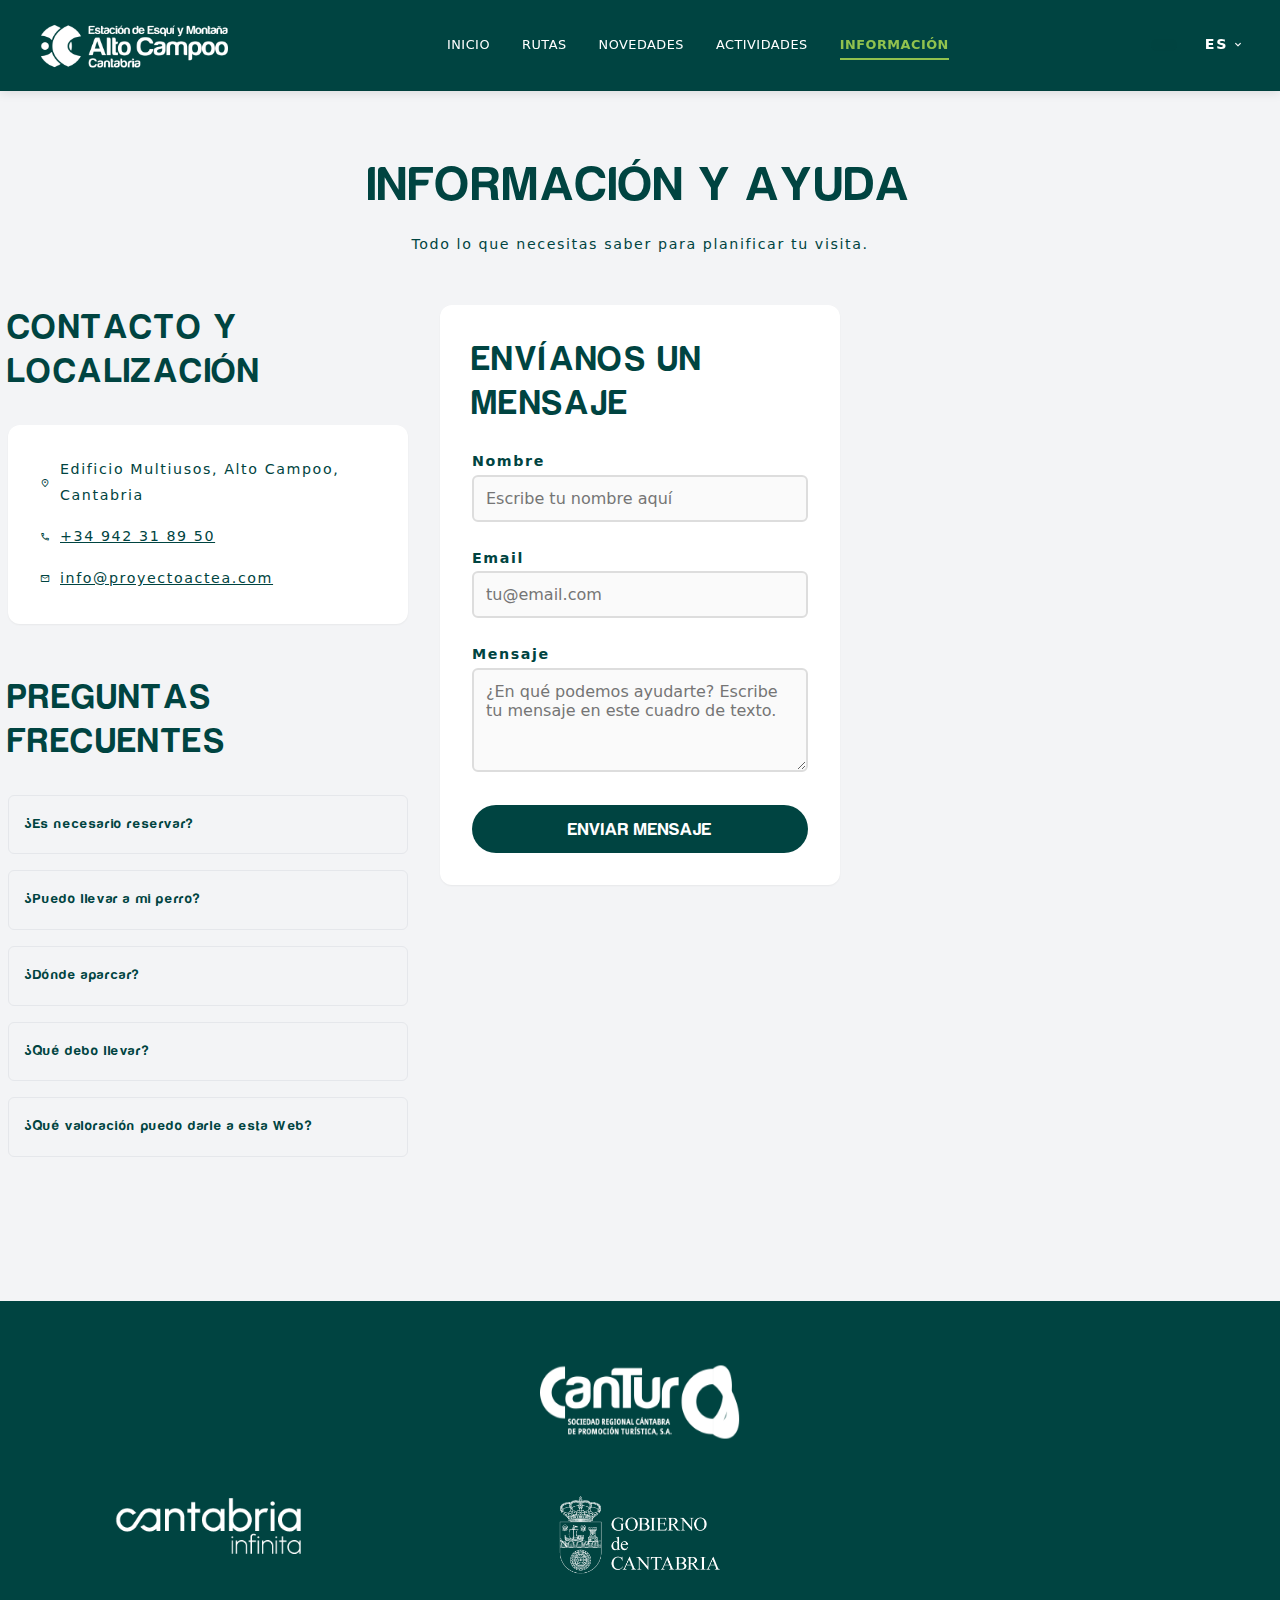
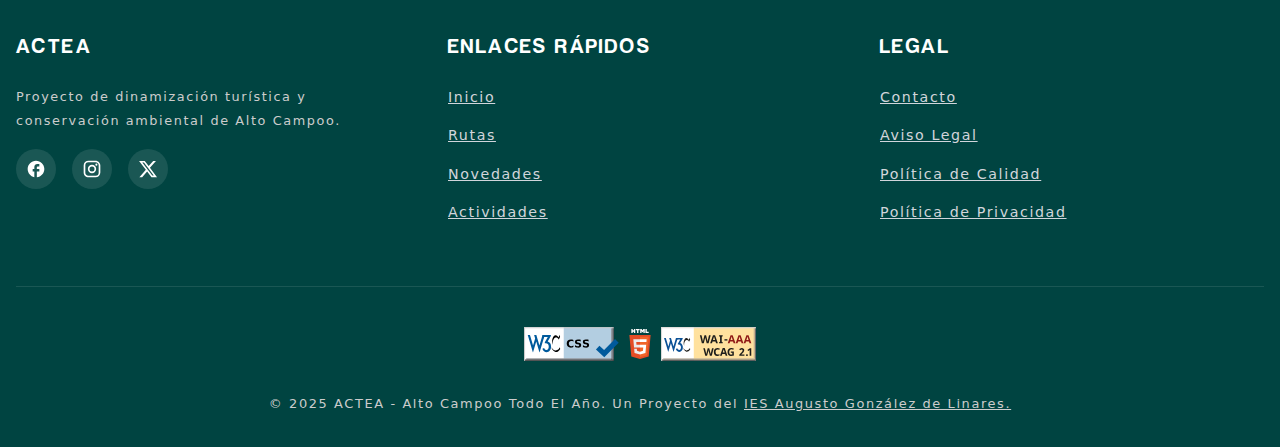
<file: informacion.html>
<!DOCTYPE html>
<!-- HTML5 Dirección Texto de Izquierda a Derecha en Español de ESPAÑA-->
<html dir="ltr" lang="es-ES">

    <head>
        <!-- Codificación UTF-8 Estandarizada Unicode Completo -->
        <meta charset="UTF-8">
        <!-- Estilos Responsive para Móviles, Escala y Ancho Inicial 100% -->
        <meta name="viewport" content="width=device-width, initial-scale=1.0">
        <!-- Meta Descripción del Sitio para SEO -->
        <meta name="description"
            content="Reactivación turística de Alto Campoo durante todo el año. Senderismo, cultura y naturaleza.">
        <!-- Meta Color del Sitio para SEO -->
        <meta name="theme-color" content="#004441">
        <!-- Meta Robots para Buscadores y Rastreadores de IA -->
        <meta name="robots" content="index, follow">
        <!-- Icono del Sitio Web -->
        <link rel="shortcut icon" href="favicon.ico" type="image/x-icon">
        <!-- Autor del Sitio Web -->
        <meta name="author" content="CANTUR">
        <!-- Palabras Clave para Posicionamiento SEO -->
        <meta name="keywords" content="ACTEA, Alto Campoo, Senderismo, Cultura, Naturaleza">
        <!-- Título del Sitio Web -->
        <title>Proyecto ACTEA | Alto Campoo Todo El Año</title>

        <!-- Precarga de Imágenes Críticas -->
        <link rel="preload" as="image" href="img/logotipo.png">

        <!-- Estilos para todo, Carga lenta para que priorice primero el HTML -->
        <link rel="stylesheet" href="estilo/main.css" fetchpriority="low">

        <!-- JavaScript en Diferido (No es Prioritaria su Carga: HTML renderiza primero) -->
        <script defer src="js/main.js"></script>
        <!-- Meta Etiquetas para Redes Sociales -->
        <meta name="twitter:card" content="summary">
        <meta name="twitter:image" content="img/logotipo.png">
        <meta name="DC.Title" content="Proyecto ACTEA: Información">
        <meta property="og:site_name" content="Alto Campoo Todo El Año">
        <meta property="og:title" content="Proyecto ACTEA: Información">
        <meta property="og:description"
            content="Reactivación turística de Alto Campoo durante todo el año. Senderismo, cultura y naturaleza.">
        <meta property="og:url" content="https://proyectoactea.com/informacion.html">
        <meta property="og:image" content="img/isotipo.webp">
    </head>

    <body>
        <!-- Skip link -->
        <a href="#main-content" class="visually-hidden">Saltar al contenido principal</a>
        <a id="top" class="visually-hidden" aria-hidden="true"></a>

        <!-- Header -->
        <header class="header">
            <div class="container header-container">
                <a href="index.html" class="logo">
                    <div class="logo-brand">
                        <img src="img/logotipo.png" alt="Alto Campoo" class="logo-img" width="150" height="50">
                    </div>
                </a>

                <nav class="nav-desktop" aria-label="Navegación principal">
                    <ul class="nav-list">
                        <li><a href="index.html#top" class="nav-link">Inicio</a></li>
                        <li><a href="rutas.html" class="nav-link">Rutas</a></li>
                        <li><a href="novedades.html" class="nav-link">Novedades</a></li>
                        <li><a href="actividades.html" class="nav-link">Actividades</a></li>
                        <li><a href="informacion.html" class="nav-link active">Información</a></li>
                    </ul>
                </nav>

                <div class="header-widgets">
                    <div class="weather-widget" id="weather-widget" title="Clima en Alto Campoo">
                    </div>

                    <div class="lang-dropdown">
                        <a href="#lang-menu" class="lang-trigger" aria-label="Cambiar idioma">
                            ES <span class="material-symbols-outlined">expand_more</span>
                        </a>

                        <nav id="lang-menu" class="lang-menu-content">
                            <ul class="lang-list">
                                <li>
                                    <a href="./informacion.html" class="lang-item active">
                                        <span class="material-symbols-outlined check-icon">check</span>
                                        Español
                                    </a>
                                </li>
                                <li>
                                    <a href="en/informacion.html" class="lang-item">
                                        English
                                    </a>
                                </li>
                            </ul>
                            <a href="#" class="lang-close-overlay">Cerrar Lista de Idiomas</a>
                        </nav>
                    </div>
                    <input type="checkbox" id="menu-logic-state" class="menu-logic-check"
                        aria-label="Menú de navegación">

                    <label for="menu-logic-state" class="menu-toggle hamburger">
                        <span class="icon-open material-symbols-outlined">menu</span>
                    </label>

                    <nav class="mobile-menu">
                        <div class="mobile-menu-header">
                            <label for="menu-logic-state" class="close-trigger">
                                <span class="material-symbols-outlined" aria-hidden="true">close</span>
                                <span class="visually-hidden">Cerrar menú de navegación</span>
                            </label>
                        </div>
                        <nav aria-label="Navegación móvil">
                            <ul class="mobile-nav-list">
                                <li><a href="index.html#top">Inicio</a></li>
                                <li><a href="rutas.html">Rutas</a></li>
                                <li><a href="novedades.html">Novedades</a></li>
                                <li><a href="actividades.html">Actividades</a></li>
                                <li><a href="informacion.html">Información</a></li>
                            </ul>
                        </nav>
                    </nav>
                </div>
            </div>
        </header>

        <!-- MAIN CONTENT AREA -->
        <main id="main-content">
            <section class="section-padding container" aria-label="Información y contacto">
                <div class="text-center section-header">
                    <h1 class="info-title">Información y Ayuda</h1>
                    <p class="info-subtitle">Todo lo que necesitas saber para planificar tu
                        visita.</p>
                </div>
                <div class="grid-layout info-grid">
                    <div>
                        <h2>Contacto y Localización</h2>
                        <div class="contact-card">
                            <ul class="contact-list">
                                <li class="contact-item">
                                    <span class="material-symbols-outlined contact-icon">location_on</span>
                                    <span>Edificio Multiusos, Alto Campoo, Cantabria</span>
                                </li>
                                <li class="contact-item">
                                    <span class="material-symbols-outlined contact-icon">phone</span>
                                    <a target="_blank" href="tel:942318950" rel="noopener" class="w-iconbox-link"
                                        aria-label="Llámanos">
                                        <span class="w-iconbox-title">+34 942
                                            31 89 50</span>
                                    </a>
                                </li>
                                <li class=" contact-item">
                                    <span class="material-symbols-outlined contact-icon">email</span>
                                    <a target="_blank" href="mailto:info@proyectoactea.com" rel="noopener"
                                        class="w-iconbox-link" aria-label="Envíanos un email">
                                        <span class="w-iconbox-title">info@proyectoactea.com</span>
                                    </a>
                                </li>
                            </ul>
                        </div>
                        <br><br>
                        <h2>Preguntas Frecuentes</h2>
                        <details>
                            <summary>¿Es necesario reservar?</summary>
                            <div class="faq-content">
                                <p>Aunque no es obligatorio para las rutas libres, sí recomendamos reservar para
                                    actividades guiadas y talleres específicos.</p>
                            </div>
                        </details>
                        <details>
                            <summary>¿Puedo llevar a mi perro?</summary>
                            <div class="faq-content">
                                <p>Sí, siempre que vaya atado y bajo control. Es fundamental respetar la fauna local y
                                    el ganado, así como a los animales domésticos.</p>
                            </div>
                        </details>
                        <details>
                            <summary>¿Dónde aparcar?</summary>
                            <div class="faq-content">
                                <p>Existen aparcamientos habilitados en Brañavieja y en el inicio de las rutas
                                    principales. Evite aparcar en los arcenes y en zonas no autorizadas.</p>
                            </div>
                        </details>
                        <details>
                            <summary>¿Qué debo llevar?</summary>
                            <div class="faq-content">
                                <p>Para las rutas libres, lo único es que lleves un par de botas cómodas y un
                                    paraguas. Para las actividades guiadas, se requiere un par de botas cómodas, un
                                    paraguas y un par de botas cómodas.</p>
                            </div>
                        </details>
                        <details>
                            <summary>¿Qué valoración puedo darle a esta Web?</summary>
                            <div class="faq-content">
                                <p>Sabemos que nada es perfecto, que todo tiene margen de mejora, pero
                                    consideramos haber realizado el Proyecto lo mejor posible.
                                    Puedes consultarnos cualquier duda al respecto de esta Web.</p>
                            </div>
                        </details>
                    </div>

                    <div class="contact-form-card" id="contacto">
                        <h2 class="form-title">Envíanos un mensaje</h2>
                        <form id="contact-form"
                            onsubmit="event.preventDefault(); alert('Mensaje de Prueba enviado correctamente.');">
                            <div class="form-group">
                                <label class="form-label">Nombre
                                    <input autocomplete="on" name="nombre" type="text" class="form-control" required
                                        placeholder="Escribe tu nombre aquí">
                                </label>
                            </div>
                            <div class="form-group">
                                <label class="form-label">Email
                                    <input autocomplete="on" name="email" type="email" class="form-control" required
                                        placeholder="tu@email.com">
                                </label>
                            </div>
                            <div class="form-group">
                                <label class="form-label">Mensaje
                                    <textarea autocomplete="off" name="mensaje" class="form-control" rows="4" required
                                        placeholder="¿En qué podemos ayudarte? Escribe tu mensaje en este cuadro de texto."></textarea>
                                </label>
                            </div>
                            <button type="submit" class="btn btn-primary btn-full">Enviar
                                Mensaje</button>
                        </form>
                    </div>
                </div>
            </section>
        </main>



        <!-- Footer -->
        <footer class="footer">
            <div class="container">
                <a target="_blank" href="https://cantur.com/" rel="noopener" aria-label="Cantur">
                    <picture class="text-center" style="display: flex; justify-content: center;">
                        <source srcset="img/cantur-logo-white.png" type="image/png">
                        <img src="img/cantur-logo-white.png" alt="Logotipo de Cantur" width="200" height="200"
                            loading="lazy" fetchpriority="low">
                    </picture>
                </a>
                <br><br>
                <div class="footer-grid">
                    <div class="footer-col">
                        <a target="_blank" href="https://turismodecantabria.com/" rel="noopener"
                            aria-label="Turismo de Cantabria">
                            <picture class="text-center" style="display: flex; justify-content: center;">
                                <source srcset="img/cantabria-infinita.png" type="image/png">
                                <img width="200" height="69" src="img/cantabria-infinita.png"
                                    class="attachment-full size-full" alt="" decoding="async" loading="lazy">
                            </picture>
                        </a>

                    </div>
                    <div class="footer-col">
                        <a target="_blank" href="https://www.cantabria.es/" rel="noopener"
                            aria-label="Gobierno de Cantabria">
                            <picture class="text-center" style="display: flex; justify-content: center;">
                                <source srcset="img/gobierno-cantabria.webp" type="image/webp">
                                <img width="170" height="87" src="img/gobierno-cantabria.webp"
                                    class="attachment-full size-full" alt="" decoding="async" loading="lazy">
                            </picture>
                        </a>

                    </div>
                    <div class="footer-col">
                        <a target="_blank" href="https://cruisesantander.es/" rel=" noopener"
                            aria-label="Santander Cruise Deluxe">
                            <picture class="text-center" style="display: flex; justify-content: center;">
                                <source srcset="img/santandercruise.png" type="image/png">
                                <img width="170" height="87" src="img/santandercruise.png"
                                    class="attachment-full size-full" alt="" decoding="async" loading="lazy">
                            </picture>
                        </a>

                    </div>
                </div>
                <div class="footer-grid">
                    <div class="footer-col">
                        <h3>ACTEA</h3>
                        <p class="footer-description">Proyecto de dinamización turística y conservación
                            ambiental de Alto Campoo.</p>
                        <div class="social-icons">
                            <a target="_blank" href="https://www.facebook.com/AltoCampoo" rel="noopener"
                                aria-label="Perfil de Facebook" class="social-icon">
                                <svg xmlns="http://www.w3.org/2000/svg" height="20" viewBox="0 0 24 24" width="20"
                                    fill="currentColor" aria-hidden="true">
                                    <path
                                        d="M22 12c0-5.52-4.48-10-10-10S2 6.48 2 12c0 4.84 3.44 8.87 8 9.8V15H8v-3h2V9.5C10 7.57 11.57 6 13.5 6H16v3h-2c-.55 0-1 .45-1 1v2h3v3h-3v6.95c5.05-.5 9-4.76 9-9.95z" />
                                </svg>
                            </a>
                            <a target="_blank" href="https://www.instagram.com/esquialtocampoo/" rel="noopener"
                                aria-label="Perfil de Instagram" class="social-icon">
                                <svg xmlns="http://www.w3.org/2000/svg" height="20" viewBox="0 0 24 24" width="20"
                                    fill="currentColor" aria-hidden="true">
                                    <path
                                        d="M7.8 2h8.4C19.4 2 22 4.6 22 7.8v8.4a5.8 5.8 0 0 1-5.8 5.8H7.8C4.6 22 2 19.4 2 16.2V7.8A5.8 5.8 0 0 1 7.8 2m-.2 2A3.6 3.6 0 0 0 4 7.6v8.8C4 18.39 5.61 20 7.6 20h8.8a3.6 3.6 0 0 0 3.6-3.6V7.6C20 5.61 18.39 4 16.4 4H7.6m9.65 1.5a1.25 1.25 0 0 1 1.25 1.25A1.25 1.25 0 0 1 17.25 8 1.25 1.25 0 0 1 16 6.75a1.25 1.25 0 0 1 1.25-1.25M12 7a5 5 0 0 1 5 5 5 5 0 0 1-5 5 5 5 0 0 1-5-5 5 5 0 0 1 5-5m0 2a3 3 0 0 0-3 3 3 3 0 0 0 3 3 3 3 0 0 0 3-3 3 3 0 0 0-3-3z" />
                                </svg>
                            </a>
                            <a target="_blank" href="https://twitter.com/Alto_Campoo" rel="noopener"
                                aria-label="Perfil de Twitter" class="social-icon">
                                <svg xmlns="http://www.w3.org/2000/svg" height="20" viewBox="0 0 24 24" width="20"
                                    fill="currentColor" aria-hidden="true">
                                    <path
                                        d="M18.244 2.25h3.308l-7.227 8.26 8.502 11.24H16.17l-5.214-6.817L4.99 21.75H1.68l7.73-8.835L1.254 2.25H8.08l4.713 6.231zm-1.161 17.52h1.833L7.084 4.126H5.117z" />
                                </svg>
                            </a>
                        </div>
                    </div>
                    <div class="footer-col">
                        <h3>Enlaces Rápidos</h3>
                        <ul class="footer-links">
                            <li><a target="_blank" href="index.html" rel="noopener" aria-label="Inicio">Inicio</a>
                            </li>
                            <li><a target="_blank" href="rutas.html" rel="noopener" aria-label="Rutas">Rutas</a></li>
                            <li><a target="_blank" href="novedades.html" rel="noopener"
                                    aria-label="Novedades">Novedades</a></li>
                            <li><a target="_blank" href="actividades.html" rel="noopener"
                                    aria-label="Actividades">Actividades</a></li>
                        </ul>
                    </div>
                    <div class="footer-col">
                        <h3>Legal</h3>
                        <ul class="footer-links">
                            <li><a target="_blank" href="informacion.html" rel="noopener"
                                    aria-label="Contacto">Contacto</a></li>
                            <li><a target="_blank" href="https://cantur.com/aviso-legal/" rel="noopener"
                                    aria-label="Aviso Legal">Aviso Legal</a></li>
                            <li><a target="_blank"
                                    href="https://cantur.com/wp-content/uploads/2023/10/10387-politica-de-calidad-firma-ines-mier-maza-signed.pdf"
                                    rel="noopener" aria-label="Política de Calidad">Política
                                    de Calidad</a></li>
                            <li><a target="_blank" href="https://cantur.com/politica-de-privacidad/" rel="noopener"
                                    aria-label="Política de Privacidad">Política de
                                    Privacidad</a></li>
                        </ul>
                    </div>
                </div>
                <div class="copyright">
                    <p>
                        <a target="_blank"
                            href="https://jigsaw.w3.org/css-validator/validator?uri=https%3A%2F%2Fproyectoactea.com/informacion.html&amp;profile=css3svg&amp;usermedium=all&amp;warning=1&amp;vextwarning="
                            title="CSS3 Validado">
                            <svg viewBox="0 0 88 31" width="95" height="50" aria-label="CSS3 Validado">
                                <g shape-rendering="geometricPrecision" text-rendering="geometricPrecision"
                                    image-rendering="optimizeQuality">
                                    <g shape-rendering="geometricPrecision" text-rendering="geometricPrecision"
                                        image-rendering="optimizeQuality">
                                        <g id="Background"></g>
                                        <g id="Guides"></g>
                                        <g id="Foreground">
                                            <g>
                                                <polygon points="0,0 88,0 88,31 0,31 0,0" fill="none"></polygon>
                                                <path d="M44,15.5" fill="none"></path>
                                            </g>
                                            <g>
                                                <polygon points="0,0 83,0 83,31 0,31 0,0" fill="#B3CEE1"></polygon>
                                                <path d="M41.5,15.5" fill="#B3CEE1"></path>
                                            </g>
                                            <g>
                                                <polygon points="0.365,0 36.809,0 36.809,31 0.365,31 0.365,0"
                                                    fill="#FFFFFF"></polygon>
                                                <path d="M18.587,15.5" fill="#FFFFFF"></path>
                                            </g>
                                            <g>
                                                <polygon
                                                    points="4.692,2.291 44.697,2.291 44.697,26.897 4.692,26.897 4.692,2.291"
                                                    fill="none"></polygon>
                                                <path d="M24.695,14.594" fill="none"></path>
                                            </g>
                                            <g>
                                                <g>
                                                    <defs>
                                                        <polygon points="0,30 83,30 83,31 0,31 0,30" id="XMLID_640_">
                                                        </polygon>
                                                    </defs>
                                                    <use xlink:href="#XMLID_640_" fill="#504D4C"></use>
                                                    <clipPath id="XMLID_666_">
                                                        <use xlink:href="#XMLID_640_"></use>
                                                    </clipPath>
                                                    <g clip-path="url(#XMLID_666_)">
                                                        <g>
                                                            <polygon points="0,0 88,0 88,31 0,31 0,0" fill="none">
                                                            </polygon>
                                                            <path d="M44,15.5" fill="none"></path>
                                                        </g>
                                                        <g>
                                                            <polygon points="0,0 83,0 83,31 0,31 0,0" fill="#48494B">
                                                            </polygon>
                                                            <path d="M41.5,15.5" fill="#48494B"></path>
                                                        </g>
                                                        <g>
                                                            <polygon
                                                                points="0.365,0 36.809,0 36.809,31 0.365,31 0.365,0"
                                                                fill="#4F4F4F"></polygon>
                                                            <path d="M18.587,15.5" fill="#4F4F4F"></path>
                                                        </g>
                                                    </g>
                                                </g>
                                            </g>
                                            <g>
                                                <g>
                                                    <defs>
                                                        <polygon points="82,0 83,0 83,31 82,31 82,0" id="XMLID_642_">
                                                        </polygon>
                                                    </defs>
                                                    <use xlink:href="#XMLID_642_" fill="#504D4C"></use>
                                                    <clipPath id="XMLID_667_">
                                                        <use xlink:href="#XMLID_642_"></use>
                                                    </clipPath>
                                                    <g clip-path="url(#XMLID_667_)">
                                                        <g>
                                                            <polygon points="0,0 88,0 88,31 0,31 0,0" fill="none">
                                                            </polygon>
                                                            <path d="M44,15.5" fill="none"></path>
                                                        </g>
                                                        <g>
                                                            <polygon points="0,0 83,0 83,31 0,31 0,0" fill="#48494B">
                                                            </polygon>
                                                            <path d="M41.5,15.5" fill="#48494B"></path>
                                                        </g>
                                                        <g>
                                                            <g>
                                                                <defs>
                                                                    <polygon points="0,30 83,30 83,31 0,31 0,30"
                                                                        id="XMLID_644_"></polygon>
                                                                </defs>
                                                                <use xlink:href="#XMLID_644_" fill="#191919"></use>
                                                                <clipPath id="XMLID_668_">
                                                                    <use xlink:href="#XMLID_644_"></use>
                                                                </clipPath>
                                                                <g clip-path="url(#XMLID_668_)">
                                                                    <g>
                                                                        <polygon points="0,0 88,0 88,31 0,31 0,0"
                                                                            fill="none"></polygon>
                                                                        <path d="M44,15.5" fill="none"></path>
                                                                    </g>
                                                                    <g>
                                                                        <polygon points="0,0 83,0 83,31 0,31 0,0"
                                                                            fill="#181818"></polygon>
                                                                        <path d="M41.5,15.5" fill="#181818"></path>
                                                                    </g>
                                                                    <g>
                                                                        <polygon
                                                                            points="0.365,0 36.809,0 36.809,31 0.365,31 0.365,0"
                                                                            fill="#191919"></polygon>
                                                                        <path d="M18.587,15.5" fill="#191919"></path>
                                                                    </g>
                                                                </g>
                                                            </g>
                                                        </g>
                                                    </g>
                                                </g>
                                            </g>
                                            <g>
                                                <polygon points="0,0 1,0 1,31 0,31 0,0" fill="#CCCCCC"></polygon>
                                                <path d="M0.5,15.5" fill="#CCCCCC"></path>
                                            </g>
                                            <g>
                                                <g>
                                                    <defs>
                                                        <polygon
                                                            points="2.16,29.005 82.16,29.005 82.16,30.005 2.16,30.005 2.16,29.005"
                                                            id="XMLID_646_"></polygon>
                                                    </defs>
                                                    <use xlink:href="#XMLID_646_" fill="#9E9C9C"></use>
                                                    <clipPath id="XMLID_669_">
                                                        <use xlink:href="#XMLID_646_"></use>
                                                    </clipPath>
                                                    <g clip-path="url(#XMLID_669_)">
                                                        <g>
                                                            <polygon points="0,0 88,0 88,31 0,31 0,0" fill="none">
                                                            </polygon>
                                                            <path d="M44,15.5" fill="none"></path>
                                                        </g>
                                                        <g>
                                                            <polygon points="0,0 83,0 83,31 0,31 0,0" fill="#9097A0">
                                                            </polygon>
                                                            <path d="M41.5,15.5" fill="#9097A0"></path>
                                                        </g>
                                                        <g>
                                                            <polygon
                                                                points="0.365,0 36.809,0 36.809,31 0.365,31 0.365,0"
                                                                fill="#B5B5B5"></polygon>
                                                            <path d="M18.587,15.5" fill="#B5B5B5"></path>
                                                        </g>
                                                        <g>
                                                            <g>
                                                                <defs>
                                                                    <polygon points="0,30 83,30 83,31 0,31 0,30"
                                                                        id="XMLID_648_"></polygon>
                                                                </defs>
                                                                <use xlink:href="#XMLID_648_" fill="#383838"></use>
                                                                <clipPath id="XMLID_670_">
                                                                    <use xlink:href="#XMLID_648_"></use>
                                                                </clipPath>
                                                                <g clip-path="url(#XMLID_670_)">
                                                                    <g>
                                                                        <polygon points="0,0 88,0 88,31 0,31 0,0"
                                                                            fill="none"></polygon>
                                                                        <path d="M44,15.5" fill="none"></path>
                                                                    </g>
                                                                    <g>
                                                                        <polygon points="0,0 83,0 83,31 0,31 0,0"
                                                                            fill="#343536"></polygon>
                                                                        <path d="M41.5,15.5" fill="#343536"></path>
                                                                    </g>
                                                                    <g>
                                                                        <polygon
                                                                            points="0.365,0 36.809,0 36.809,31 0.365,31 0.365,0"
                                                                            fill="#383838"></polygon>
                                                                        <path d="M18.587,15.5" fill="#383838"></path>
                                                                    </g>
                                                                </g>
                                                            </g>
                                                        </g>
                                                        <g>
                                                            <g>
                                                                <defs>
                                                                    <polygon points="82,0 83,0 83,31 82,31 82,0"
                                                                        id="XMLID_650_"></polygon>
                                                                </defs>
                                                                <use xlink:href="#XMLID_650_" fill="#383838"></use>
                                                                <clipPath id="XMLID_671_">
                                                                    <use xlink:href="#XMLID_650_"></use>
                                                                </clipPath>
                                                                <g clip-path="url(#XMLID_671_)">
                                                                    <g>
                                                                        <polygon points="0,0 88,0 88,31 0,31 0,0"
                                                                            fill="none"></polygon>
                                                                        <path d="M44,15.5" fill="none"></path>
                                                                    </g>
                                                                    <g>
                                                                        <polygon points="0,0 83,0 83,31 0,31 0,0"
                                                                            fill="#343536"></polygon>
                                                                        <path d="M41.5,15.5" fill="#343536"></path>
                                                                    </g>
                                                                    <g>
                                                                        <g>
                                                                            <defs>
                                                                                <polygon
                                                                                    points="0,30 83,30 83,31 0,31 0,30"
                                                                                    id="XMLID_652_"></polygon>
                                                                            </defs>
                                                                            <use xlink:href="#XMLID_652_"
                                                                                fill="#131313"></use>
                                                                            <clipPath id="XMLID_672_">
                                                                                <use xlink:href="#XMLID_652_"></use>
                                                                            </clipPath>
                                                                            <g clip-path="url(#XMLID_672_)">
                                                                                <g>
                                                                                    <polygon
                                                                                        points="0,0 88,0 88,31 0,31 0,0"
                                                                                        fill="none"></polygon>
                                                                                    <path d="M44,15.5" fill="none">
                                                                                    </path>
                                                                                </g>
                                                                                <g>
                                                                                    <polygon
                                                                                        points="0,0 83,0 83,31 0,31 0,0"
                                                                                        fill="#131313"></polygon>
                                                                                    <path d="M41.5,15.5" fill="#131313">
                                                                                    </path>
                                                                                </g>
                                                                                <g>
                                                                                    <polygon
                                                                                        points="0.365,0 36.809,0 36.809,31 0.365,31 0.365,0"
                                                                                        fill="#131313"></polygon>
                                                                                    <path d="M18.587,15.5"
                                                                                        fill="#131313"></path>
                                                                                </g>
                                                                            </g>
                                                                        </g>
                                                                    </g>
                                                                </g>
                                                            </g>
                                                        </g>
                                                    </g>
                                                </g>
                                            </g>
                                            <g>
                                                <g>
                                                    <defs>
                                                        <polygon points="80.806,1 81.806,1 81.806,31 80.806,31 80.806,1"
                                                            id="XMLID_654_"></polygon>
                                                    </defs>
                                                    <use xlink:href="#XMLID_654_" fill="#9E9C9C"></use>
                                                    <clipPath id="XMLID_673_">
                                                        <use xlink:href="#XMLID_654_"></use>
                                                    </clipPath>
                                                    <g clip-path="url(#XMLID_673_)">
                                                        <g>
                                                            <polygon points="0,0 88,0 88,31 0,31 0,0" fill="none">
                                                            </polygon>
                                                            <path d="M44,15.5" fill="none"></path>
                                                        </g>
                                                        <g>
                                                            <polygon points="0,0 83,0 83,31 0,31 0,0" fill="#9097A0">
                                                            </polygon>
                                                            <path d="M41.5,15.5" fill="#9097A0"></path>
                                                        </g>
                                                        <g>
                                                            <g>
                                                                <defs>
                                                                    <polygon points="0,30 83,30 83,31 0,31 0,30"
                                                                        id="XMLID_656_"></polygon>
                                                                </defs>
                                                                <use xlink:href="#XMLID_656_" fill="#383838"></use>
                                                                <clipPath id="XMLID_674_">
                                                                    <use xlink:href="#XMLID_656_"></use>
                                                                </clipPath>
                                                                <g clip-path="url(#XMLID_674_)">
                                                                    <g>
                                                                        <polygon points="0,0 88,0 88,31 0,31 0,0"
                                                                            fill="none"></polygon>
                                                                        <path d="M44,15.5" fill="none"></path>
                                                                    </g>
                                                                    <g>
                                                                        <polygon points="0,0 83,0 83,31 0,31 0,0"
                                                                            fill="#343536"></polygon>
                                                                        <path d="M41.5,15.5" fill="#343536"></path>
                                                                    </g>
                                                                    <g>
                                                                        <polygon
                                                                            points="0.365,0 36.809,0 36.809,31 0.365,31 0.365,0"
                                                                            fill="#383838"></polygon>
                                                                        <path d="M18.587,15.5" fill="#383838"></path>
                                                                    </g>
                                                                </g>
                                                            </g>
                                                        </g>
                                                        <g>
                                                            <g>
                                                                <defs>
                                                                    <polygon
                                                                        points="2.16,29.005 82.16,29.005 82.16,30.005 2.16,30.005 2.16,29.005"
                                                                        id="XMLID_658_"></polygon>
                                                                </defs>
                                                                <use xlink:href="#XMLID_658_" fill="#818181"></use>
                                                                <clipPath id="XMLID_675_">
                                                                    <use xlink:href="#XMLID_658_"></use>
                                                                </clipPath>
                                                                <g clip-path="url(#XMLID_675_)">
                                                                    <g>
                                                                        <polygon points="0,0 88,0 88,31 0,31 0,0"
                                                                            fill="none"></polygon>
                                                                        <path d="M44,15.5" fill="none"></path>
                                                                    </g>
                                                                    <g>
                                                                        <polygon points="0,0 83,0 83,31 0,31 0,0"
                                                                            fill="#6E7176"></polygon>
                                                                        <path d="M41.5,15.5" fill="#6E7176"></path>
                                                                    </g>
                                                                    <g>
                                                                        <polygon
                                                                            points="0.365,0 36.809,0 36.809,31 0.365,31 0.365,0"
                                                                            fill="#818181"></polygon>
                                                                        <path d="M18.587,15.5" fill="#818181"></path>
                                                                    </g>
                                                                    <g>
                                                                        <g>
                                                                            <defs>
                                                                                <polygon
                                                                                    points="0,30 83,30 83,31 0,31 0,30"
                                                                                    id="XMLID_660_"></polygon>
                                                                            </defs>
                                                                            <use xlink:href="#XMLID_660_"
                                                                                fill="#272727"></use>
                                                                            <clipPath id="XMLID_676_">
                                                                                <use xlink:href="#XMLID_660_"></use>
                                                                            </clipPath>
                                                                            <g clip-path="url(#XMLID_676_)">
                                                                                <g>
                                                                                    <polygon
                                                                                        points="0,0 88,0 88,31 0,31 0,0"
                                                                                        fill="none"></polygon>
                                                                                    <path d="M44,15.5" fill="none">
                                                                                    </path>
                                                                                </g>
                                                                                <g>
                                                                                    <polygon
                                                                                        points="0,0 83,0 83,31 0,31 0,0"
                                                                                        fill="#252626"></polygon>
                                                                                    <path d="M41.5,15.5" fill="#252626">
                                                                                    </path>
                                                                                </g>
                                                                                <g>
                                                                                    <polygon
                                                                                        points="0.365,0 36.809,0 36.809,31 0.365,31 0.365,0"
                                                                                        fill="#272727"></polygon>
                                                                                    <path d="M18.587,15.5"
                                                                                        fill="#272727"></path>
                                                                                </g>
                                                                            </g>
                                                                        </g>
                                                                    </g>
                                                                    <g>
                                                                        <g>
                                                                            <defs>
                                                                                <polygon
                                                                                    points="82,0 83,0 83,31 82,31 82,0"
                                                                                    id="XMLID_662_"></polygon>
                                                                            </defs>
                                                                            <use xlink:href="#XMLID_662_"
                                                                                fill="#272727"></use>
                                                                            <clipPath id="XMLID_677_">
                                                                                <use xlink:href="#XMLID_662_"></use>
                                                                            </clipPath>
                                                                            <g clip-path="url(#XMLID_677_)">
                                                                                <g>
                                                                                    <polygon
                                                                                        points="0,0 88,0 88,31 0,31 0,0"
                                                                                        fill="none"></polygon>
                                                                                    <path d="M44,15.5" fill="none">
                                                                                    </path>
                                                                                </g>
                                                                                <g>
                                                                                    <polygon
                                                                                        points="0,0 83,0 83,31 0,31 0,0"
                                                                                        fill="#252626"></polygon>
                                                                                    <path d="M41.5,15.5" fill="#252626">
                                                                                    </path>
                                                                                </g>
                                                                                <g>
                                                                                    <g>
                                                                                        <defs>
                                                                                            <polygon
                                                                                                points="0,30 83,30 83,31 0,31 0,30"
                                                                                                id="XMLID_664_">
                                                                                            </polygon>
                                                                                        </defs>
                                                                                        <use xlink:href="#XMLID_664_"
                                                                                            fill="#101010"></use>
                                                                                        <clipPath id="XMLID_678_">
                                                                                            <use
                                                                                                xlink:href="#XMLID_664_">
                                                                                            </use>
                                                                                        </clipPath>
                                                                                        <g clip-path="url(#XMLID_678_)">
                                                                                            <g>
                                                                                                <polygon
                                                                                                    points="0,0 88,0 88,31 0,31 0,0"
                                                                                                    fill="none">
                                                                                                </polygon>
                                                                                                <path d="M44,15.5"
                                                                                                    fill="none"></path>
                                                                                            </g>
                                                                                            <g>
                                                                                                <polygon
                                                                                                    points="0,0 83,0 83,31 0,31 0,0"
                                                                                                    fill="#101010">
                                                                                                </polygon>
                                                                                                <path d="M41.5,15.5"
                                                                                                    fill="#101010">
                                                                                                </path>
                                                                                            </g>
                                                                                            <g>
                                                                                                <polygon
                                                                                                    points="0.365,0 36.809,0 36.809,31 0.365,31 0.365,0"
                                                                                                    fill="#101010">
                                                                                                </polygon>
                                                                                                <path d="M18.587,15.5"
                                                                                                    fill="#101010">
                                                                                                </path>
                                                                                            </g>
                                                                                        </g>
                                                                                    </g>
                                                                                </g>
                                                                            </g>
                                                                        </g>
                                                                    </g>
                                                                </g>
                                                            </g>
                                                        </g>
                                                    </g>
                                                </g>
                                            </g>
                                            <g>
                                                <polygon points="0,0 83,0 83,1 0,1 0,0   " fill="#CCCCCC"></polygon>
                                                <path d="M41.5,0.5" fill="#CCCCCC"></path>
                                            </g>
                                            <g>
                                                <polyline fill-rule="evenodd" stroke="#005A9C"
                                                    points="    68.273,18.844 74.291,24.348 86.001,12.637"
                                                    clip-rule="evenodd" stroke-miterlimit="3.8637" stroke-width="4.8117"
                                                    fill="none"></polyline>
                                            </g>
                                            <g>
                                                <path clip-rule="evenodd"
                                                    d="M45.772,18.318c-0.345,0.179-0.705,0.314-1.079,0.406 c-0.375,0.091-0.765,0.136-1.172,0.136c-1.214,0-2.176-0.338-2.886-1.015c-0.71-0.681-1.064-1.602-1.064-2.764 c0-1.165,0.354-2.086,1.064-2.763c0.709-0.681,1.671-1.021,2.886-1.021c0.407,0,0.797,0.045,1.172,0.137 c0.374,0.091,0.734,0.226,1.079,0.405v1.508c-0.349-0.237-0.692-0.412-1.03-0.522c-0.339-0.111-0.695-0.166-1.069-0.166 c-0.671,0-1.198,0.215-1.582,0.645c-0.384,0.43-0.576,1.022-0.576,1.777c0,0.752,0.192,1.343,0.576,1.773 c0.384,0.43,0.911,0.644,1.582,0.644c0.374,0,0.73-0.055,1.069-0.166c0.338-0.111,0.682-0.285,1.03-0.522V18.318z"
                                                    fill-rule="evenodd"></path>
                                                <path clip-rule="evenodd"
                                                    d="M52.502,11.658v1.543c-0.4-0.179-0.791-0.314-1.172-0.405 c-0.381-0.091-0.741-0.137-1.079-0.137c-0.449,0-0.781,0.062-0.996,0.186c-0.215,0.124-0.322,0.315-0.322,0.576    c0,0.195,0.072,0.348,0.215,0.459c0.146,0.107,0.41,0.2,0.791,0.278l0.801,0.161c0.811,0.163,1.387,0.41,1.729,0.742 c0.342,0.332,0.513,0.804,0.513,1.416c0,0.804-0.239,1.403-0.718,1.797c-0.475,0.391-1.203,0.585-2.183,0.585    c-0.462,0-0.926-0.043-1.392-0.131c-0.465-0.088-0.931-0.218-1.396-0.391v-1.587c0.466,0.247,0.915,0.434,1.348,0.562 c0.437,0.124,0.856,0.185,1.26,0.185c0.41,0,0.725-0.068,0.942-0.205c0.218-0.137,0.327-0.332,0.327-0.586 c0-0.228-0.075-0.404-0.225-0.527c-0.146-0.124-0.441-0.234-0.884-0.333l-0.728-0.161c-0.729-0.156-1.263-0.406-1.602-0.748 c-0.335-0.342-0.503-0.802-0.503-1.381c0-0.726,0.234-1.284,0.703-1.675s1.143-0.586,2.021-0.586c0.4,0,0.813,0.031,1.235,0.093 C51.612,11.448,52.05,11.538,52.502,11.658z"
                                                    fill-rule="evenodd"></path>
                                                <path clip-rule="evenodd"
                                                    d="M59.805,11.658v1.543c-0.4-0.179-0.791-0.314-1.172-0.405 c-0.381-0.091-0.741-0.137-1.079-0.137c-0.449,0-0.781,0.062-0.996,0.186c-0.215,0.124-0.322,0.315-0.322,0.576 c0,0.195,0.072,0.348,0.215,0.459c0.146,0.107,0.41,0.2,0.791,0.278l0.801,0.161c0.811,0.163,1.387,0.41,1.729,0.742 c0.342,0.332,0.513,0.804,0.513,1.416c0,0.804-0.239,1.403-0.718,1.797c-0.475,0.391-1.203,0.585-2.183,0.585 c-0.462,0-0.926-0.043-1.392-0.131s-0.931-0.218-1.396-0.391v-1.587c0.465,0.247,0.915,0.434,1.348,0.562 c0.436,0.124,0.856,0.185,1.26,0.185c0.41,0,0.724-0.068,0.942-0.205c0.218-0.137,0.327-0.332,0.327-0.586 c0-0.228-0.075-0.404-0.225-0.527c-0.146-0.124-0.441-0.234-0.884-0.333l-0.728-0.161c-0.729-0.156-1.263-0.406-1.602-0.748 c-0.335-0.342-0.503-0.802-0.503-1.381c0-0.726,0.234-1.284,0.703-1.675s1.143-0.586,2.021-0.586c0.4,0,0.812,0.031,1.235,0.093 C58.915,11.448,59.352,11.538,59.805,11.658z"
                                                    fill-rule="evenodd"></path>
                                            </g>
                                            <g>
                                                <g>
                                                    <path
                                                        d="M33.077,7.037l0.334,2.034l-1.185,2.266c0,0-0.455-0.961-1.21-1.493c-0.636-0.449-1.051-0.546-1.699-0.412 c-0.833,0.171-1.777,1.167-2.189,2.395c-0.493,1.469-0.498,2.179-0.515,2.833c-0.027,1.046,0.137,1.665,0.137,1.665 s-0.719-1.331-0.712-3.279c0.005-1.391,0.223-2.652,0.867-3.896c0.566-1.094,1.408-1.751,2.154-1.828 c0.772-0.08,1.382,0.292,1.854,0.695c0.495,0.423,0.996,1.347,0.996,1.347L33.077,7.037z">
                                                    </path>
                                                    <path
                                                        d="M33.222,18.546c0,0-0.523,0.936-0.85,1.296c-0.326,0.36-0.91,0.996-1.631,1.313c-0.721,0.317-1.099,0.377-1.811,0.309 c-0.712-0.069-1.374-0.481-1.605-0.652c-0.232-0.172-0.824-0.678-1.159-1.15c-0.335-0.472-0.858-1.417-0.858-1.417 s0.292,0.946,0.474,1.348c0.105,0.231,0.428,0.938,0.886,1.553c0.427,0.574,1.257,1.562,2.519,1.786 c1.262,0.223,2.128-0.344,2.343-0.481c0.214-0.137,0.667-0.516,0.953-0.822c0.299-0.32,0.582-0.728,0.738-0.972 c0.114-0.178,0.301-0.541,0.301-0.541L33.222,18.546z">
                                                    </path>
                                                </g>
                                                <g>
                                                    <path
                                                        d="M11.437,7.127l2.852,9.698l2.852-9.698h2.065L14.486,23.06h-0.197l-2.951-9.875L8.388,23.06H8.191 L3.47,7.127h2.065l2.852,9.698l1.928-6.531L9.372,7.127H11.437z"
                                                        fill="#005A9C"></path>
                                                    <path
                                                        d="M25.072,17.946c0,1.443-0.384,2.656-1.151,3.64c-0.767,0.983-1.76,1.475-2.98,1.475 c-0.918,0-1.718-0.292-2.4-0.875c-0.682-0.583-1.187-1.374-1.515-2.371l1.613-0.668c0.236,0.604,0.548,1.079,0.935,1.426 c0.387,0.348,0.843,0.521,1.367,0.521c0.551,0,1.016-0.308,1.397-0.924s0.571-1.357,0.571-2.223c0-0.957-0.204-1.698-0.61-2.223 c-0.472-0.616-1.214-0.924-2.223-0.924h-0.787v-0.944l2.754-4.761h-3.325l-0.925,1.574h-0.59V7.127h7.672v0.964l-2.912,5.016 c1.023,0.328,1.797,0.925,2.321,1.791C24.809,15.763,25.072,16.779,25.072,17.946z"
                                                        fill="#005A9C"></path>
                                                </g>
                                            </g>
                                        </g>
                                    </g>
                                </g>
                            </svg>
                        </a>

                        <a target="_blank"
                            href="https://validator.w3.org/nu/?showsource=yes&amp;showoutline=yes&amp;showimagereport=yes&amp;checkerrorpages=yes&amp;useragent=Validator.nu%2FLV+http%3A%2F%2Fvalidator.w3.org%2Fservices&amp;acceptlanguage=&amp;doc=https%3A%2F%2Fproyectoactea.com/informacion.html"
                            title="HTML5 Validado">
                            <svg viewBox="0 0 512 512" width="30" height="50" aria-label="HTML5 Validado">
                                <polygon fill="#E44D26"
                                    points="107.644,470.877 74.633,100.62 437.367,100.62 404.321,470.819 255.778,512">
                                </polygon>
                                <polygon fill="#F16529" points="256,480.523 376.03,447.246 404.27,130.894 256,130.894">
                                </polygon>
                                <polygon fill="#EBEBEB"
                                    points="256,268.217 195.91,268.217 191.76,221.716 256,221.716 256,176.305 255.843,176.305 142.132,176.305 143.219,188.488 154.38,313.627 256,313.627">
                                </polygon>
                                <polygon fill="#EBEBEB"
                                    points="256,386.153 255.801,386.206 205.227,372.55 201.994,336.333 177.419,336.333 156.409,336.333 162.771,407.634 255.791,433.457 256,433.399">
                                </polygon>
                                <path
                                    d="M108.382,0h23.077v22.8h21.11V0h23.078v69.044H152.57v-23.12h-21.11v23.12h-23.077V0z"
                                    fill="#ffffff"></path>
                                <path d="M205.994,22.896h-20.316V0h63.72v22.896h-20.325v46.148h-23.078V22.896z"
                                    fill="#ffffff"></path>
                                <path
                                    d="M259.511,0h24.063l14.802,24.26L313.163,0h24.072v69.044h-22.982V34.822l-15.877,24.549h-0.397l-15.888-24.549v34.222h-22.58V0z"
                                    fill="#ffffff"></path>
                                <path d="M348.72,0h23.084v46.222h32.453v22.822H348.72V0z" fill="#ffffff"></path>
                                <polygon fill="#FFFFFF"
                                    points="255.843,268.217 255.843,313.627 311.761,313.627 306.49,372.521 255.843,386.191 255.843,433.435 348.937,407.634 349.62,399.962 360.291,280.411 361.399,268.217 349.162,268.217">
                                </polygon>
                                <polygon fill="#FFFFFF"
                                    points="255.843,176.305 255.843,204.509 255.843,221.605 255.843,221.716 365.385,221.716 365.385,221.716 365.531,221.716 366.442,211.509 368.511,188.488 369.597,176.305">
                                </polygon>
                            </svg></a>

                        <a target="_blank"
                            href="https://wave.webaim.org/report#/https%3A%2F%2Fproyectoactea.com/informacion.html"
                            title="Accesibilidad WCAG 2.1 WAI-AAA Validado">
                            <svg viewBox="0 0 88 31" height="50" width="95"
                                aria-label="Accesibilidad WCAG 2.1 WAI-AAA Validado">
                                <defs>
                                    <style>
                                        .cls-1,
                                        .cls-7 {
                                            fill: #727271;
                                        }

                                        .cls-1,
                                        .cls-3,
                                        .cls-4 {
                                            clip-rule: evenodd;
                                        }

                                        .cls-2,
                                        .cls-4 {
                                            fill: none;
                                        }

                                        .cls-15,
                                        .cls-3 {
                                            fill: #c8c8c8;
                                        }

                                        .cls-5 {
                                            fill: #ffe19e;
                                        }

                                        .cls-11,
                                        .cls-13,
                                        .cls-14,
                                        .cls-15,
                                        .cls-17,
                                        .cls-18,
                                        .cls-20,
                                        .cls-23,
                                        .cls-25,
                                        .cls-5,
                                        .cls-6,
                                        .cls-7,
                                        .cls-9 {
                                            fill-rule: evenodd;
                                        }

                                        .cls-6 {
                                            fill: #fff;
                                        }

                                        .cls-8 {
                                            clip-path: url(#clip-path);
                                        }

                                        .cls-9 {
                                            fill: #6a6c6e;
                                        }

                                        .cls-10 {
                                            clip-path: url(#clip-path-2);
                                        }

                                        .cls-11 {
                                            fill: #3b3b3a;
                                        }

                                        .cls-12 {
                                            clip-path: url(#clip-path-3);
                                        }

                                        .cls-13 {
                                            fill: #3a3a3a;
                                        }

                                        .cls-14 {
                                            fill: #dadada;
                                        }

                                        .cls-16 {
                                            clip-path: url(#clip-path-4);
                                        }

                                        .cls-17 {
                                            fill: #c7af81;
                                        }

                                        .cls-18 {
                                            fill: #5c5c5b;
                                        }

                                        .cls-19 {
                                            clip-path: url(#clip-path-5);
                                        }

                                        .cls-20 {
                                            fill: #57585a;
                                        }

                                        .cls-21 {
                                            clip-path: url(#clip-path-6);
                                        }

                                        .cls-22 {
                                            clip-path: url(#clip-path-7);
                                        }

                                        .cls-23 {
                                            fill: #333332;
                                        }

                                        .cls-24 {
                                            clip-path: url(#clip-path-8);
                                        }

                                        .cls-25 {
                                            fill: #323232;
                                        }

                                        .cls-26 {
                                            clip-path: url(#clip-path-9);
                                        }

                                        .cls-27 {
                                            fill: #1d1d1b;
                                        }

                                        .cls-28 {
                                            fill: #0b5196;
                                        }

                                        .cls-29 {
                                            fill: #901a16;
                                        }
                                    </style>
                                    <clipPath id="clip-path" transform="translate(-262 -381)">
                                        <polygon class="cls-1" points="262 411 350 411 350 412 262 412 262 411 262 411">
                                        </polygon>
                                    </clipPath>
                                    <clipPath id="clip-path-2" transform="translate(-262 -381)">
                                        <polygon class="cls-1" points="349 381 350 381 350 411 349 411 349 381 349 381">
                                        </polygon>
                                    </clipPath>
                                    <clipPath id="clip-path-3" transform="translate(-262 -381)">
                                        <polygon class="cls-2" points="349 411 350 411 350 411 349 411 349 411">
                                        </polygon>
                                    </clipPath>
                                    <clipPath id="clip-path-4" transform="translate(-262 -381)">
                                        <polygon class="cls-3"
                                            points="264.16 410 349.16 410 349.16 411 264.16 411 264.16 410 264.16 410">
                                        </polygon>
                                    </clipPath>
                                    <clipPath id="clip-path-5" transform="translate(-262 -381)">
                                        <rect class="cls-2" x="264.16" y="411" width="85" height="45"></rect>
                                    </clipPath>
                                    <clipPath id="clip-path-6" transform="translate(-262 -381)">
                                        <polygon class="cls-4"
                                            points="264.16 410 349.16 410 349.16 411 264.16 411 264.16 410 264.16 410">
                                        </polygon>
                                    </clipPath>
                                    <clipPath id="clip-path-7" transform="translate(-262 -381)">
                                        <rect class="cls-2" x="349" y="410" width="0.16" height="1"></rect>
                                    </clipPath>
                                    <clipPath id="clip-path-8" transform="translate(-262 -381)">
                                        <polygon class="cls-2" points="349 411 349.16 411 349.16 411 349 411 349 411">
                                        </polygon>
                                    </clipPath>
                                    <clipPath id="clip-path-9" transform="translate(-262 -381)">
                                        <polygon class="cls-3"
                                            points="347.96 381 348.96 381 348.96 410 347.96 410 347.96 381 347.96 381">
                                        </polygon>
                                    </clipPath>
                                </defs>
                                <polygon class="cls-5" points="0 0 88 0 88 31 0 31 0 0 0 0"></polygon>
                                <polygon class="cls-6" points="0.37 0 30.37 0 30.37 31 0.37 31 0.37 0 0.37 0"></polygon>
                                <polygon class="cls-7" points="0 30 88 30 88 31 0 31 0 30 0 30"></polygon>
                                <g class="cls-8">
                                    <polygon class="cls-9" points="0 0 88 0 88 31 0 31 0 0 0 0"></polygon>
                                    <polygon class="cls-7" points="0.37 0 30.37 0 30.37 31 0.37 31 0.37 0 0.37 0">
                                    </polygon>
                                </g>
                                <polygon class="cls-7" points="87 0 88 0 88 30 87 30 87 0 87 0"></polygon>
                                <g class="cls-10">
                                    <polygon class="cls-9" points="0 0 88 0 88 31 0 31 0 0 0 0"></polygon>
                                    <polygon class="cls-11" points="0 30 88 30 88 31 0 31 0 30 0 30"></polygon>
                                </g>
                                <g class="cls-12">
                                    <polygon class="cls-13" points="0 0 88 0 88 31 0 31 0 0 0 0"></polygon>
                                </g>
                                <polygon class="cls-14" points="0 0 1 0 1 31 0 31 0 0 0 0"></polygon>
                                <polygon class="cls-15" points="2.16 29 87.16 29 87.16 30 2.16 30 2.16 29 2.16 29">
                                </polygon>
                                <g class="cls-16">
                                    <polygon class="cls-17" points="0 0 88 0 88 31 0 31 0 0 0 0"></polygon>
                                    <polygon class="cls-15" points="0.37 0 30.37 0 30.37 31 0.37 31 0.37 0 0.37 0">
                                    </polygon>
                                    <polygon class="cls-18" points="0 30 88 30 88 31 0 31 0 30 0 30"></polygon>
                                </g>
                                <g class="cls-19">
                                    <polygon class="cls-20" points="0 0 88 0 88 31 0 31 0 0 0 0"></polygon>
                                    <polygon class="cls-18" points="0.37 0 30.37 0 30.37 31 0.37 31 0.37 0 0.37 0">
                                    </polygon>
                                </g>
                                <g class="cls-21">
                                    <polygon class="cls-18" points="87 0 88 0 88 30 87 30 87 0 87 0"></polygon>
                                </g>
                                <g class="cls-22">
                                    <polygon class="cls-20" points="0 0 88 0 88 31 0 31 0 0 0 0"></polygon>
                                    <polygon class="cls-23" points="0 30 88 30 88 31 0 31 0 30 0 30"></polygon>
                                </g>
                                <g class="cls-24">
                                    <polygon class="cls-25" points="0 0 88 0 88 31 0 31 0 0 0 0"></polygon>
                                </g>
                                <polygon class="cls-15" points="85.96 0 86.96 0 86.96 29 85.96 29 85.96 0 85.96 0">
                                </polygon>
                                <g class="cls-26">
                                    <polygon class="cls-17" points="0 0 88 0 88 31 0 31 0 0 0 0"></polygon>
                                </g>
                                <polygon class="cls-14" points="0 0 88 0 88 1 0 1 0 0 0 0"></polygon>
                                <path class="cls-27"
                                    d="M288.71,390.83l.27,1.64-1,1.83a3.52,3.52,0,0,0-1-1.21,1.53,1.53,0,0,0-1.37-.33,2.89,2.89,0,0,0-1.77,1.93,6.61,6.61,0,0,0-.42,2.29,5.19,5.19,0,0,0,.11,1.34,6,6,0,0,1-.58-2.65,6.64,6.64,0,0,1,.7-3.14,2.5,2.5,0,0,1,1.74-1.48,2,2,0,0,1,1.5.56,4.76,4.76,0,0,1,.8,1.09l.94-1.88Z"
                                    transform="translate(-262 -381)"></path>
                                <path class="cls-27"
                                    d="M288.83,400.11a8.16,8.16,0,0,1-.69,1,4.22,4.22,0,0,1-1.32,1.06,2.45,2.45,0,0,1-1.46.25,2.9,2.9,0,0,1-1.29-.53,5.07,5.07,0,0,1-.94-.93c-.27-.38-.69-1.14-.69-1.14s.24.76.38,1.09a7.08,7.08,0,0,0,.72,1.25,3.41,3.41,0,0,0,2,1.44,2.59,2.59,0,0,0,1.89-.39,5.26,5.26,0,0,0,.77-.66,5.87,5.87,0,0,0,.6-.79c.09-.14.24-.44.24-.44l-.24-1.27Z"
                                    transform="translate(-262 -381)"></path>
                                <polygon class="cls-28"
                                    points="9.25 9.9 11.55 17.72 13.85 9.9 15.52 9.9 11.71 22.75 11.55 22.75 9.17 14.79 6.79 22.75 6.63 22.75 2.82 9.9 4.49 9.9 6.79 17.72 8.35 12.45 7.58 9.9 9.25 9.9 9.25 9.9">
                                </polygon>
                                <path class="cls-28"
                                    d="M282.25,399.63a4.63,4.63,0,0,1-.93,2.94A3,3,0,0,1,277,403a4.15,4.15,0,0,1-1.22-1.91l1.3-.54a3,3,0,0,0,.75,1.15,1.6,1.6,0,0,0,1.1.42,1.33,1.33,0,0,0,1.13-.75,3.35,3.35,0,0,0,.46-1.79,2.87,2.87,0,0,0-.49-1.79,2.12,2.12,0,0,0-1.79-.75h-.63v-.76l2.22-3.84h-2.68l-.75,1.27h-.48V390.9h6.19v.78l-2.35,4a3.27,3.27,0,0,1,1.87,1.44,4.66,4.66,0,0,1,.63,2.46Z"
                                    transform="translate(-262 -381)"></path>
                                <path class="cls-27"
                                    d="M306.1,395.83h-1.79l-1-3.89q-.06-.21-.19-.86t-.15-.87q0,.27-.15.88t-.19.86l-1,3.88h-1.78L298,388.42h1.54l.95,4q.25,1.12.36,1.94,0-.29.14-.89c.07-.4.14-.72.2-.94l1.08-4.15h1.48l1.08,4.15q.07.28.18.85t.16,1q.05-.4.16-1t.2-1l.94-4H308Z"
                                    transform="translate(-262 -381)"></path>
                                <path class="cls-27"
                                    d="M313,395.84l-.54-1.76h-2.7l-.54,1.76h-1.69l2.61-7.44h1.92l2.62,7.44Zm-.91-3.08-.84-2.71c-.06-.21-.11-.37-.13-.5q-.17.65-1,3.21Z"
                                    transform="translate(-262 -381)"></path>
                                <path class="cls-27"
                                    d="M319.17,395.84H315.8v-.89l.9-.42v-4.79l-.9-.42v-.89h3.37v.89l-.9.42v4.79l.9.42Z"
                                    transform="translate(-262 -381)"></path>
                                <path class="cls-27" d="M320.78,393.32v-1.27h2.72v1.27Z"
                                    transform="translate(-262 -381)"></path>
                                <path class="cls-29"
                                    d="M329.3,395.84l-.54-1.76h-2.7l-.54,1.76h-1.69l2.61-7.44h1.92l2.62,7.44Zm-.91-3.08-.84-2.71c-.06-.21-.11-.37-.13-.5q-.17.65-1,3.21Z"
                                    transform="translate(-262 -381)"></path>
                                <path class="cls-29"
                                    d="M336.66,395.83l-.54-1.76h-2.7l-.54,1.76h-1.69l2.61-7.44h1.92l2.62,7.44Zm-.91-3.08-.84-2.71c-.06-.21-.11-.37-.13-.5q-.17.65-1,3.21Z"
                                    transform="translate(-262 -381)"></path>
                                <path class="cls-29"
                                    d="M344,395.83l-.54-1.76h-2.7l-.54,1.76h-1.69l2.61-7.44h1.92l2.62,7.44Zm-.91-3.08-.84-2.71c-.06-.21-.11-.37-.13-.5q-.17.65-1,3.21Z"
                                    transform="translate(-262 -381)"></path>
                                <path class="cls-27"
                                    d="M309.05,407.47h-1.72l-1-3.75c0-.13-.1-.41-.18-.83s-.14-.7-.15-.84q0,.26-.15.85t-.18.83l-1,3.74H303l-1.82-7.14h1.49l.91,3.9q.24,1.08.35,1.87,0-.28.13-.86t.2-.91l1-4h1.43l1,4c0,.18.1.45.17.82s.12.68.16.95q0-.38.16-.95t.2-.92l.91-3.9h1.49Z"
                                    transform="translate(-262 -381)"></path>
                                <path class="cls-27"
                                    d="M314.35,401.49a1.54,1.54,0,0,0-1.32.64,3,3,0,0,0-.47,1.79q0,2.39,1.79,2.39a5.65,5.65,0,0,0,1.82-.38v1.27a5.06,5.06,0,0,1-2,.37,3,3,0,0,1-2.38-.94,4,4,0,0,1-.83-2.71,4.43,4.43,0,0,1,.41-2,2.93,2.93,0,0,1,1.17-1.28,3.44,3.44,0,0,1,1.78-.45,4.81,4.81,0,0,1,2.09.5L316,402a8.1,8.1,0,0,0-.81-.33A2.42,2.42,0,0,0,314.35,401.49Z"
                                    transform="translate(-262 -381)"></path>
                                <path class="cls-27"
                                    d="M321.91,407.47l-.52-1.7h-2.6l-.52,1.7h-1.63l2.52-7.17H321l2.53,7.17Zm-.88-3-.81-2.61c-.06-.2-.1-.36-.13-.48q-.16.63-.92,3.09Z"
                                    transform="translate(-262 -381)"></path>
                                <path class="cls-27"
                                    d="M326.65,403.46h2.83v3.7a8,8,0,0,1-1.3.32,8.53,8.53,0,0,1-1.24.09,3.15,3.15,0,0,1-2.47-.95,4,4,0,0,1-.85-2.73,3.6,3.6,0,0,1,1-2.7,3.76,3.76,0,0,1,2.74-1,5.31,5.31,0,0,1,2.12.44l-.5,1.21a3.6,3.6,0,0,0-1.63-.39,2,2,0,0,0-1.57.66,2.55,2.55,0,0,0-.59,1.77,2.85,2.85,0,0,0,.48,1.78,1.65,1.65,0,0,0,1.38.61,4.88,4.88,0,0,0,1-.1v-1.49h-1.35Z"
                                    transform="translate(-262 -381)"></path>
                                <path class="cls-27"
                                    d="M339.28,407.47h-4.79v-1l1.68-1.81.58-.63a5.33,5.33,0,0,0,.44-.56,2.52,2.52,0,0,0,.29-.56,1.78,1.78,0,0,0,.1-.61.72.72,0,0,0-.22-.56.83.83,0,0,0-.58-.2,1.55,1.55,0,0,0-.74.19,3.82,3.82,0,0,0-.75.54l-.82-1c.15-.13.3-.26.46-.38a3.09,3.09,0,0,1,1.16-.55,3.21,3.21,0,0,1,.78-.09,2.81,2.81,0,0,1,.92.14,2,2,0,0,1,.7.4,1.75,1.75,0,0,1,.44.63,2.17,2.17,0,0,1,.15.83,2.23,2.23,0,0,1-.15.8,3.62,3.62,0,0,1-.4.75,6.84,6.84,0,0,1-.59.73q-.33.36-.71.74l-.86.86v.07h2.91Z"
                                    transform="translate(-262 -381)"></path>
                                <path class="cls-27"
                                    d="M340.76,406.77a1,1,0,0,1,.07-.39.65.65,0,0,1,.18-.26.74.74,0,0,1,.27-.14,1.24,1.24,0,0,1,.34,0,1.18,1.18,0,0,1,.33,0,.74.74,0,0,1,.27.14.67.67,0,0,1,.19.26,1,1,0,0,1,.07.39.93.93,0,0,1-.07.38.71.71,0,0,1-.19.26.73.73,0,0,1-.27.15,1.14,1.14,0,0,1-.33,0,1.21,1.21,0,0,1-.34,0,.73.73,0,0,1-.27-.15.69.69,0,0,1-.18-.26A1,1,0,0,1,340.76,406.77Z"
                                    transform="translate(-262 -381)"></path>
                                <path class="cls-27"
                                    d="M345.63,407.47h-1.51v-4.13c0-.08,0-.19,0-.3s0-.24,0-.37v-.75l-.08.09-.13.13-.15.14-.15.13-.82.66-.73-.91,2.3-1.83h1.24Z"
                                    transform="translate(-262 -381)"></path>
                            </svg></a>

                    </p>
                    &copy; <time datetime="2025">2025</time> ACTEA - Alto Campoo Todo El Año. Un Proyecto del <a
                        target="_blank" href="https://iesaglinares.com/">IES
                        Augusto González de Linares.</a>
                </div>
            </div>
        </footer>
    </body>

</html>
</file>
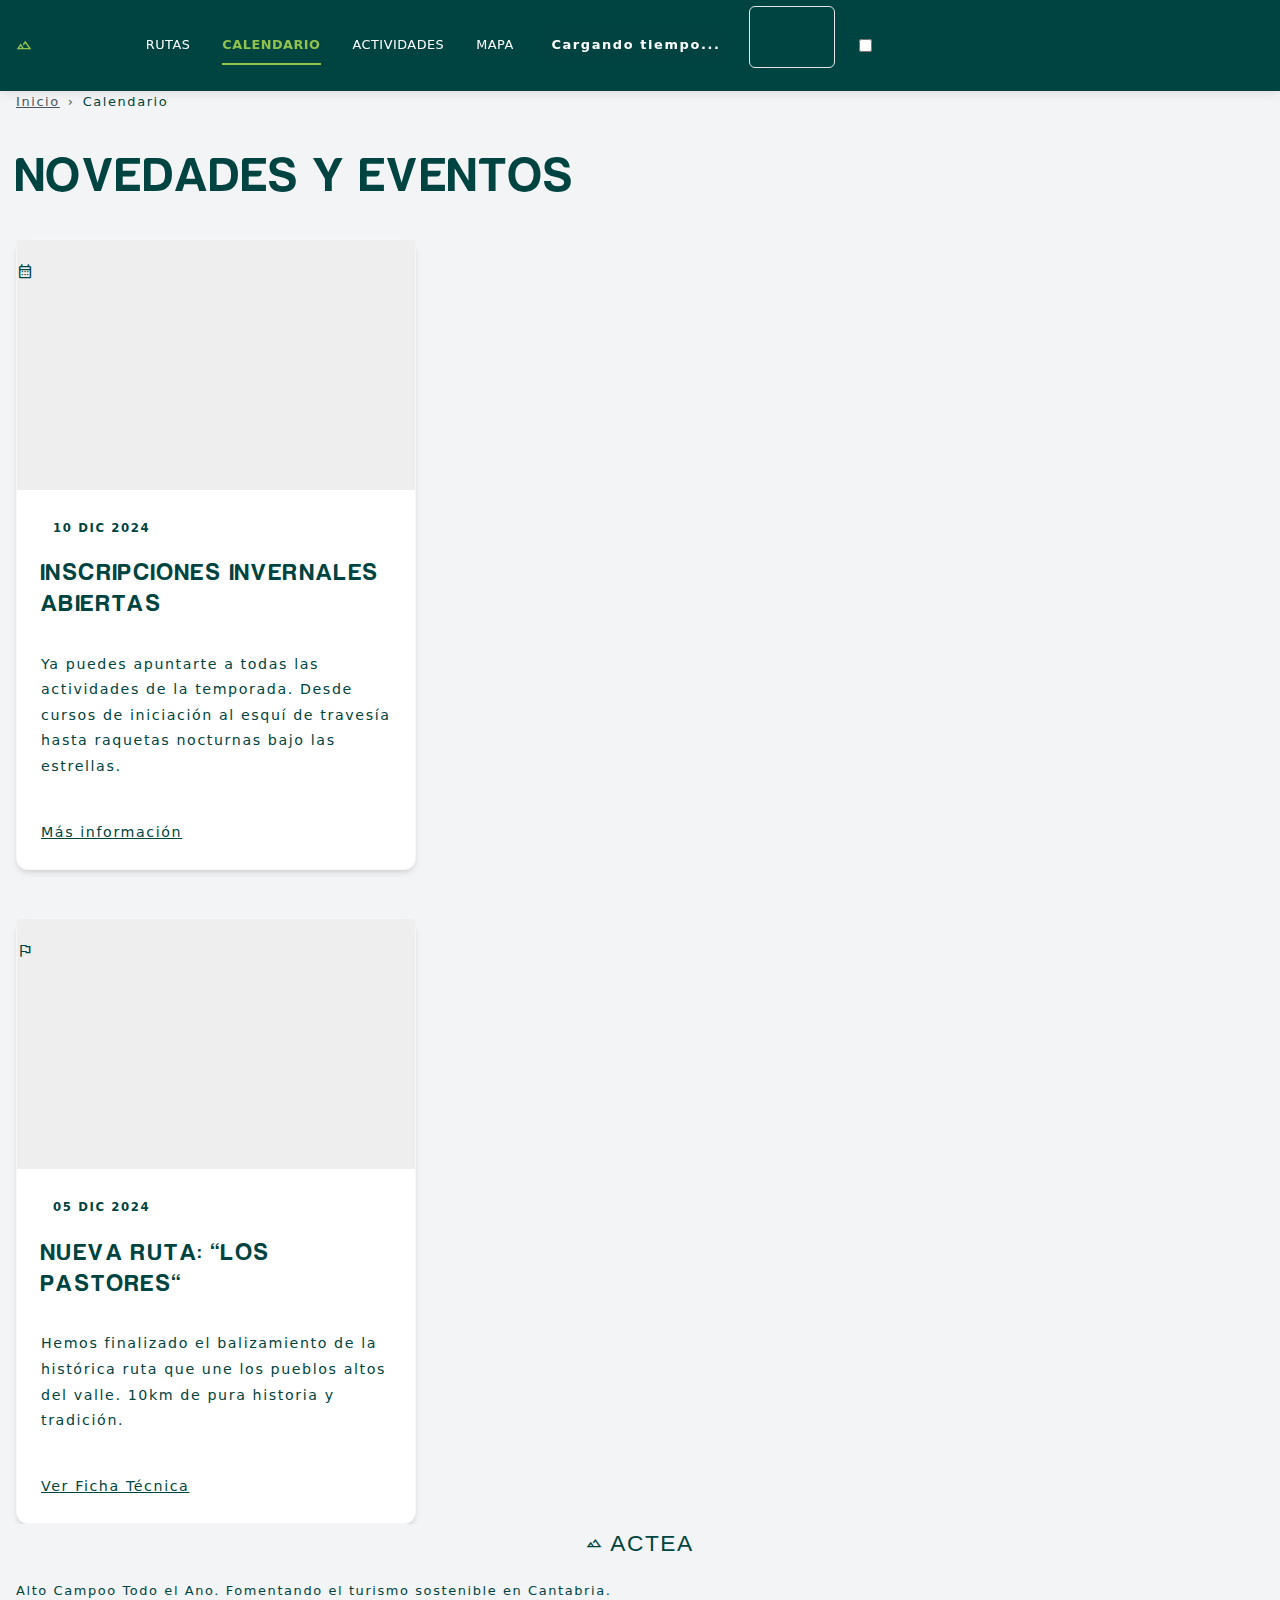
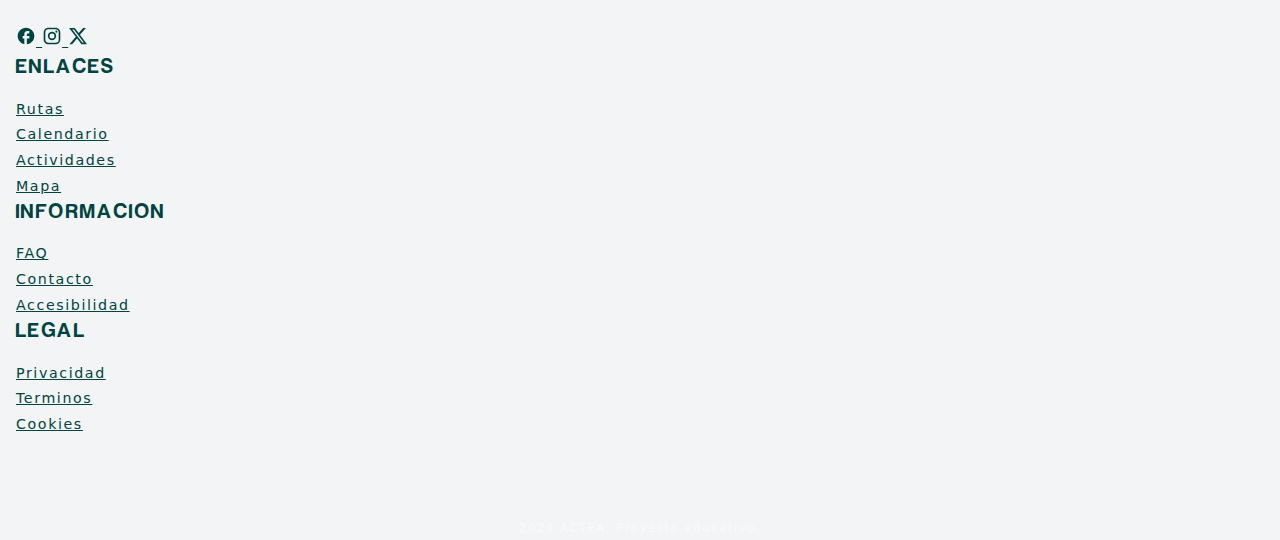
<file: novedades.html>
<!DOCTYPE html>
<!--
============================================================================
ACTEA - PÁGINA DE NOVEDADES/CALENDARIO (novedades.html)
============================================================================

Página que muestra las últimas noticias y eventos del sitio.
Presenta tarjetas de noticias con fechas destacadas.

ESTRUCTURA HTML5 SEMÁNTICA:
- <header>: Cargado dinámicamente desde components/header.html
- <main>: Contenido principal
  - <nav class="c-breadcrumbs">: Navegación de migas de pan
  - Grid de <article>: Cada noticia es contenido autocontenido
- <footer>: Cargado dinámicamente desde components/footer.html

ESTILOS:
- main.css: Estilos base, componentes, layout
- pages/novedades.css: Estilos específicos (grid de noticias, badges)

============================================================================
-->
<html lang="es-ES">

<head>
    <!-- 
        ====================================
        META TAGS
        ====================================
        -->
    <meta charset="UTF-8">
    <meta name="viewport" content="width=device-width, initial-scale=1.0">
    <meta name="description"
        content="Últimas novedades y eventos en el Valle de Campoo. Calendario de actividades y noticias de ACTEA.">
    <title>Calendario - ACTEA</title>

    <!-- 
        ====================================
        ESTILOS CSS
        ====================================
        -->
    <link rel="stylesheet" href="estilo/main.css">
    <link rel="stylesheet" href="estilo/pages/novedades.css">
</head>

<body>
    <!-- Skip link -->
    <a href="#main-content" class="visually-hidden">Saltar al contenido principal</a>
    <!-- HEADER -->
    <header class="c-header">
        <nav class="u-container c-header__inner">
            <a href="index.html" class="c-logo" aria-label="ACTEA Inicio">
                <span class="material-symbols-outlined" style="font-size: 2rem;">landscape</span>
                <span class="c-logo__text">ACTEA</span>
            </a>
            <ul class="c-nav">
                <li class="c-nav__list">
                    <a href="rutas.html" class="c-nav__link">Rutas</a>
                    <a href="novedades.html" class="c-nav__link c-nav__link--active">Calendario</a>
                    <a href="actividades.html" class="c-nav__link">Actividades</a>
                    <a href="rutas.html#mapa" class="c-nav__link">Mapa</a>
                </li>
            </ul>
            <div class="c-header-tools">
                <div id="widget-clima" class="weather-widget">
                    <span class="loader">Cargando tiempo...</span>
                </div>
                <details class="c-lang-dropdown">
                    <summary class="c-lang-btn" aria-label="Seleccionar idioma">
                        <span class="material-symbols-outlined">language</span>
                        <span class="c-header-tools__lang">ES</span>
                        <span class="material-symbols-outlined c-lang-icon">expand_more</span>
                    </summary>
                    <ul class="c-lang-menu">
                        <li><a href="?lang=es" lang="es">Espanol</a></li>
                        <li><a href="?lang=en" lang="en">English</a></li>
                        <li><a href="?lang=de" lang="de">Deutsch</a></li>
                        <li><a href="?lang=fr" lang="fr">Francais</a></li>
                    </ul>
                </details>
            </div>
            <input type="checkbox" id="menu-toggle">
            <label for="menu-toggle" class="c-menu-btn" aria-label="Abrir menu">
                <span class="material-symbols-outlined" style="font-size: 2rem;">menu</span>
            </label>
            <div class="c-mobile-nav">
                <a href="rutas.html" class="c-mobile-nav__link">Rutas</a>
                <a href="novedades.html" class="c-mobile-nav__link">Calendario</a>
                <a href="actividades.html" class="c-mobile-nav__link">Actividades</a>
                <a href="rutas.html#mapa" class="c-mobile-nav__link">Mapa</a>
                <label for="menu-toggle" class="c-mobile-nav__close">
                    <span class="material-symbols-outlined" style="font-size: 2rem;">close</span>
                </label>
            </div>
        </nav>
    </header>

    <!-- 
        ====================================
        CONTENIDO PRINCIPAL
        ====================================
        -->
    <main id="main-content" class="l-section u-container">

        <!-- 
            ====================================
            BREADCRUMBS (Migas de pan)
            ====================================
            -->
        <nav class="c-breadcrumbs" aria-label="Migas de pan">
            <a href="index.html">Inicio</a>
            <span class="c-breadcrumbs__separator" aria-hidden="true">›</span>
            <span class="c-breadcrumbs__current" aria-current="page">Calendario</span>
        </nav>

        <!-- Título principal (h1 único) -->
        <h1>Novedades y Eventos</h1>

        <!-- 
            ====================================
            GRID DE NOVEDADES
            ====================================
            Cada noticia/evento es un <article> autocontenido.
            -->
        <div class="c-news-grid">

            <!-- 
                ====================================
                NOTICIA 1: Inscripciones Invernales
                ====================================
                Element: <article>
                Las noticias son contenido autocontenido que podría
                republicarse independientemente (RSS, redes sociales).
                -->
            <article class="c-card">
                <!-- Área de imagen/icono -->
                <figure class="c-card__img">
                    <span class="material-symbols-outlined" style="font-size: 4rem;">calendar_month</span>
                </figure>

                <!-- Cuerpo de la tarjeta -->
                <div class="c-card__body">
                    <!-- 
                        Badge de fecha
                        Usamos <time> para semántica y datetime para máquinas
                        -->
                    <time class="c-date-badge c-date-badge--primary" datetime="2024-12-10">
                        10 DIC 2024
                    </time>

                    <h3 class="c-card__title">Inscripciones Invernales Abiertas</h3>

                    <p style="margin-top: 1rem; color: var(--c-text-light);">
                        Ya puedes apuntarte a todas las actividades de la temporada.
                        Desde cursos de iniciación al esquí de travesía hasta raquetas
                        nocturnas bajo las estrellas.
                    </p>

                    <a href="#" class="c-btn-primary" style="margin-top: 1.5rem;">
                        Más información
                    </a>
                </div>
            </article>

            <!-- 
                ====================================
                NOTICIA 2: Nueva Ruta "Los Pastores"
                ====================================
                -->
            <article class="c-card">
                <figure class="c-card__img">
                    <span class="material-symbols-outlined" style="font-size: 4rem;">flag</span>
                </figure>

                <div class="c-card__body">
                    <time class="c-date-badge c-date-badge--secondary" datetime="2024-12-05">
                        05 DIC 2024
                    </time>

                    <h3 class="c-card__title">Nueva Ruta: "Los Pastores"</h3>

                    <p style="margin-top: 1rem; color: var(--c-text-light);">
                        Hemos finalizado el balizamiento de la histórica ruta que une
                        los pueblos altos del valle. 10km de pura historia y tradición.
                    </p>

                    <a href="#" class="c-btn-primary" style="margin-top: 1.5rem;">
                        Ver Ficha Técnica
                    </a>
                </div>
            </article>
        </div>
    </main>

    <!-- FOOTER -->
    <footer class="c-footer">
        <div class="u-container">
            <div class="c-footer__grid">
                <div class="c-footer__col">
                    <div style="display: flex; align-items: center; gap: 0.5rem; justify-content: center;">
                        <span class="material-symbols-outlined"
                            style="font-size: 2rem; color: var(--c-lime);">landscape</span>
                        <span
                            style="font-family: 'Righteous', sans-serif; font-size: 1.5rem; color: var(--c-lime);">ACTEA</span>
                    </div>
                    <p style="margin-top: 1rem; font-size: 0.9rem; color: var(--c-white);">Alto Campoo Todo el Ano.
                        Fomentando el turismo sostenible en Cantabria.</p>
                    <div class="c-footer__socials" style="margin-top: 1.5rem;">
                        <a href="#" class="c-footer__social-link" aria-label="Facebook">
                            <svg xmlns="http://www.w3.org/2000/svg" height="20" viewBox="0 0 24 24" width="20"
                                fill="currentColor">
                                <path
                                    d="M22 12c0-5.52-4.48-10-10-10S2 6.48 2 12c0 4.84 3.44 8.87 8 9.8V15H8v-3h2V9.5C10 7.57 11.57 6 13.5 6H16v3h-2c-.55 0-1 .45-1 1v2h3v3h-3v6.95c5.05-.5 9-4.76 9-9.95z" />
                            </svg>
                        </a>
                        <a href="#" class="c-footer__social-link" aria-label="Instagram">
                            <svg xmlns="http://www.w3.org/2000/svg" height="20" viewBox="0 0 24 24" width="20"
                                fill="currentColor">
                                <path
                                    d="M7.8 2h8.4C19.4 2 22 4.6 22 7.8v8.4a5.8 5.8 0 0 1-5.8 5.8H7.8C4.6 22 2 19.4 2 16.2V7.8A5.8 5.8 0 0 1 7.8 2m-.2 2A3.6 3.6 0 0 0 4 7.6v8.8C4 18.39 5.61 20 7.6 20h8.8a3.6 3.6 0 0 0 3.6-3.6V7.6C20 5.61 18.39 4 16.4 4H7.6m9.65 1.5a1.25 1.25 0 0 1 1.25 1.25A1.25 1.25 0 0 1 17.25 8 1.25 1.25 0 0 1 16 6.75a1.25 1.25 0 0 1 1.25-1.25M12 7a5 5 0 0 1 5 5 5 5 0 0 1-5 5 5 5 0 0 1-5-5 5 5 0 0 1 5-5m0 2a3 3 0 0 0-3 3 3 3 0 0 0 3 3 3 3 0 0 0 3-3 3 3 0 0 0-3-3z" />
                            </svg>
                        </a>
                        <a href="#" class="c-footer__social-link" aria-label="Twitter/X">
                            <svg xmlns="http://www.w3.org/2000/svg" height="20" viewBox="0 0 24 24" width="20"
                                fill="currentColor">
                                <path
                                    d="M18.244 2.25h3.308l-7.227 8.26 8.502 11.24H16.17l-5.214-6.817L4.99 21.75H1.68l7.73-8.835L1.254 2.25H8.08l4.713 6.231zm-1.161 17.52h1.833L7.084 4.126H5.117z" />
                            </svg>
                        </a>
                    </div>
                </div>
                <div class="c-footer__col">
                    <h4>Enlaces</h4>
                    <ul>
                        <li><a href="rutas.html">Rutas</a></li>
                        <li><a href="novedades.html">Calendario</a></li>
                        <li><a href="actividades.html">Actividades</a></li>
                        <li><a href="rutas.html#mapa">Mapa</a></li>
                    </ul>
                </div>
                <div class="c-footer__col">
                    <h4>Informacion</h4>
                    <ul>
                        <li><a href="informacion.html#faq">FAQ</a></li>
                        <li><a href="informacion.html#contacto">Contacto</a></li>
                        <li><a href="#">Accesibilidad</a></li>
                    </ul>
                </div>
                <div class="c-footer__col">
                    <h4>Legal</h4>
                    <ul>
                        <li><a href="#">Privacidad</a></li>
                        <li><a href="#">Terminos</a></li>
                        <li><a href="#">Cookies</a></li>
                    </ul>
                </div>
            </div>
            <div
                style="text-align: center; margin-top: 3rem; padding-top: 2rem; border-top: 1px solid rgba(255,255,255,0.1); font-size: 0.85rem; color: rgba(255,255,255,0.6);">
                2024 ACTEA. Proyecto educativo.
            </div>
        </div>
    </footer>

    <!-- JavaScript -->
    <script src="js/main.js"></script>
</body>

</html>
</file>
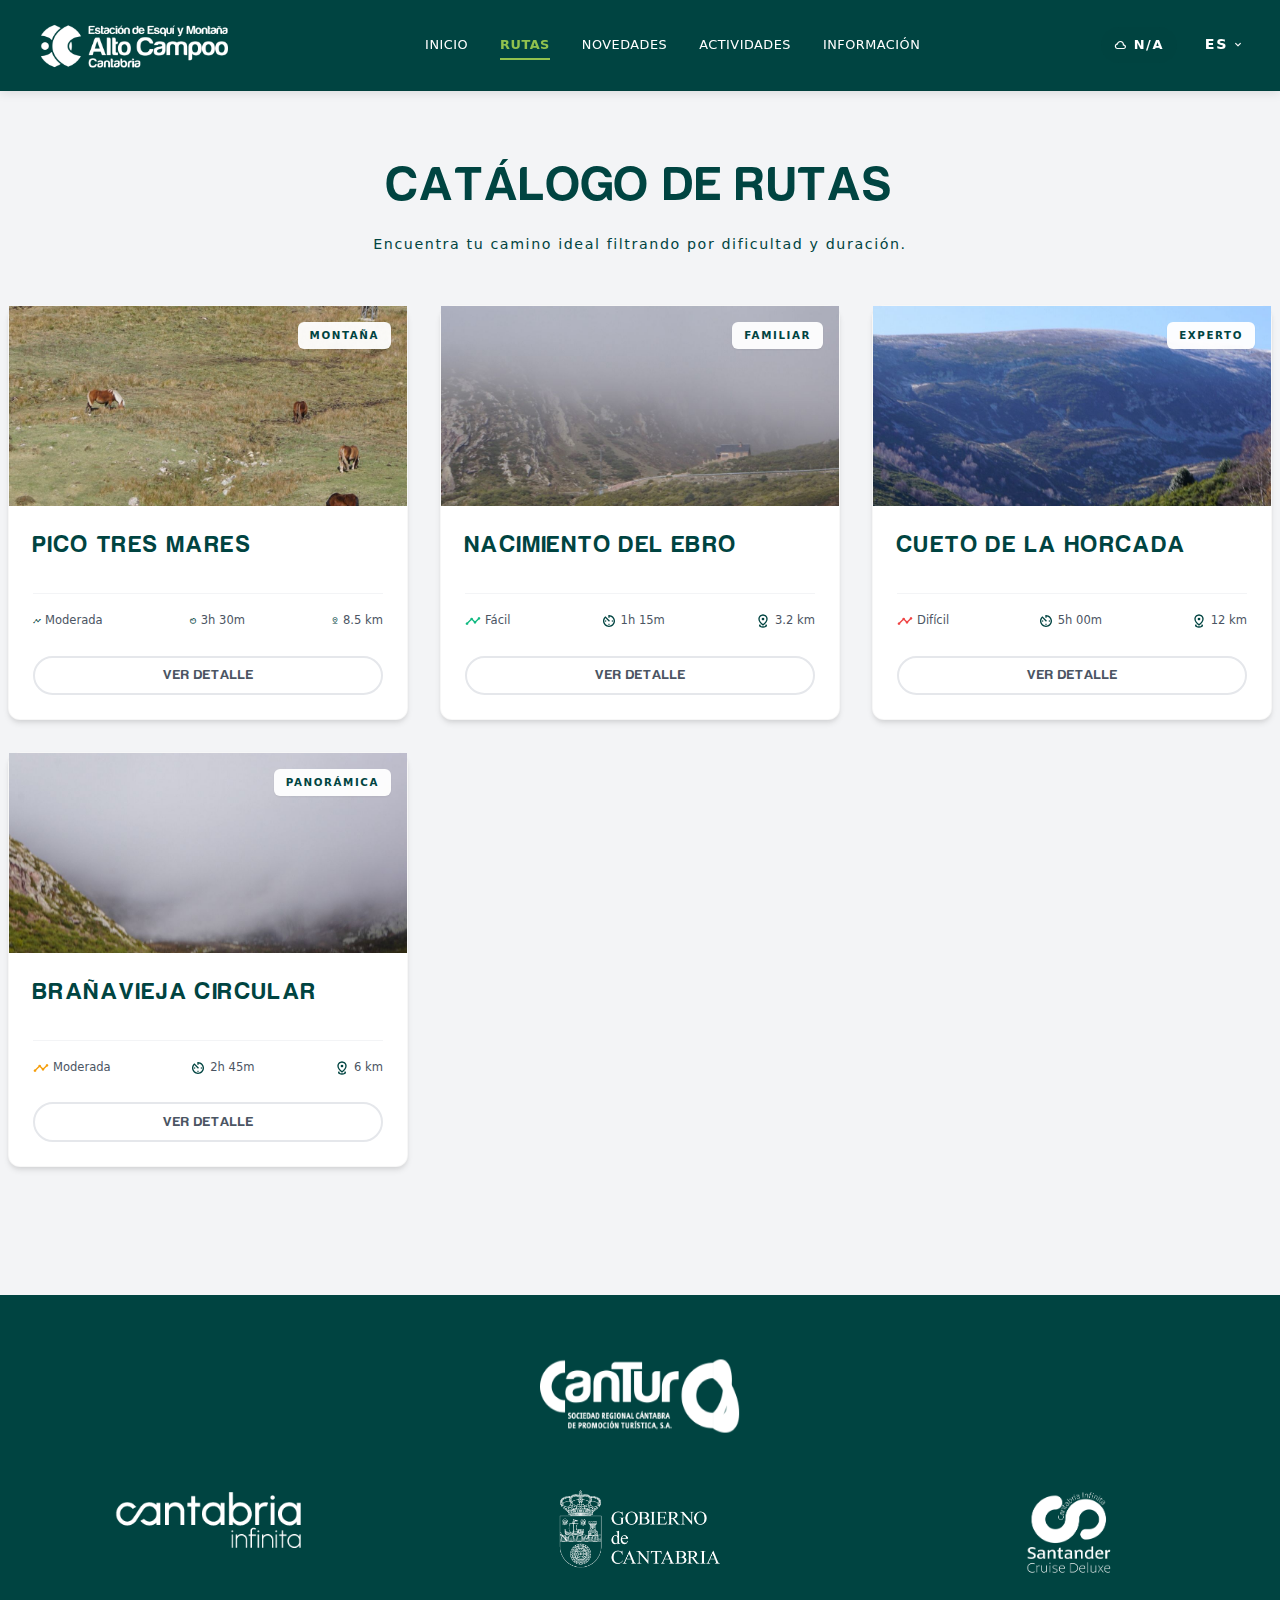
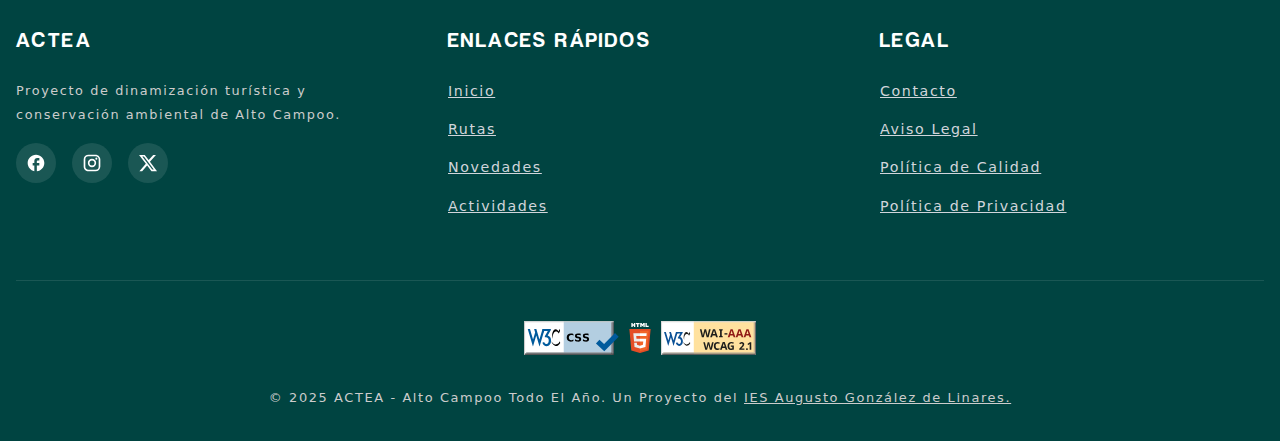
<file: rutas.html>
<!DOCTYPE html>
<!-- HTML5 Dirección Texto de Izquierda a Derecha en Español de ESPAÑA-->
<html dir="ltr" lang="es-ES">

    <head>
        <!-- Codificación UTF-8 Estandarizada Unicode Completo -->
        <meta charset="UTF-8">
        <!-- Estilos Responsive para Móviles, Escala y Ancho Inicial 100% -->
        <meta name="viewport" content="width=device-width, initial-scale=1.0">
        <!-- Meta Descripción del Sitio para SEO -->
        <meta name="description"
            content="Reactivación turística de Alto Campoo durante todo el año. Senderismo, cultura y naturaleza.">
        <!-- Meta Color del Sitio para SEO -->
        <meta name="theme-color" content="#004441">
        <!-- Meta Robots para Buscadores y Rastreadores de IA -->
        <meta name="robots" content="index, follow">
        <!-- Icono del Sitio Web -->
        <link rel="shortcut icon" href="favicon.ico" type="image/x-icon">
        <!-- Autor del Sitio Web -->
        <meta name="author" content="CANTUR">
        <!-- Palabras Clave para Posicionamiento SEO -->
        <meta name="keywords" content="ACTEA, Alto Campoo, Senderismo, Cultura, Naturaleza">
        <!-- Título del Sitio Web -->
        <title>Proyecto ACTEA | Alto Campoo Todo El Año</title>

        <!-- Precarga de Imágenes Críticas -->
        <link rel="preload" as="image" href="img/logotipo.png">

        <!-- Estilos para todo, Carga lenta para que priorice primero el HTML -->
        <link rel="stylesheet" href="estilo/main.css" fetchpriority="low">

        <!-- JavaScript en Diferido (No es Prioritaria su Carga: HTML renderiza primero) -->
        <script defer src="js/main.js"></script>
        <!-- Meta Etiquetas para Redes Sociales -->
        <meta name="twitter:card" content="summary">
        <meta name="twitter:image" content="img/logotipo.png">
        <meta name="DC.Title" content="Proyecto ACTEA: Rutas">
        <meta property="og:site_name" content="Alto Campoo Todo El Año">
        <meta property="og:title" content="Proyecto ACTEA: Rutas">
        <meta property="og:description"
            content="Reactivación turística de Alto Campoo durante todo el año. Senderismo, cultura y naturaleza.">
        <meta property="og:url" content="https://proyectoactea.com/rutas.html">
        <meta property="og:image" content="img/isotipo.png">
        <!-- JavaScript en Diferido (No es Prioritaria su Carga: HTML renderiza primero) -->
        <script defer src="js/rutas.js" fetchpriority="low"></script>
    </head>

    <body>
        <!-- Skip link -->
        <a href="#main-content" class="visually-hidden">Saltar al contenido principal</a>
        <a id="top" class="visually-hidden" aria-hidden="true"></a>

        <!-- Header -->
        <header class="header">
            <div class="container header-container">
                <a href="index.html" class="logo">
                    <div class="logo-brand">
                        <img src="img/logotipo.png" alt="Alto Campoo" class="logo-img" width="150" height="50">
                    </div>
                </a>

                <nav class="nav-desktop" aria-label="Navegación principal">
                    <ul class="nav-list">
                        <li><a href="index.html#top" class="nav-link">Inicio</a></li>
                        <li><a href="rutas.html" class="nav-link active">Rutas</a></li>
                        <li><a href="novedades.html" class="nav-link">Novedades</a></li>
                        <li><a href="actividades.html" class="nav-link">Actividades</a></li>
                        <li><a href="informacion.html" class="nav-link">Información</a></li>
                    </ul>
                </nav>

                <div class="header-widgets">
                    <div class="weather-widget" id="weather-widget" title="Clima en Alto Campoo">
                        <span class="material-symbols-outlined">wb_cloudy</span>
                        <span class="weather-temp">--°C</span>
                    </div>

                    <div class="lang-dropdown">
                        <a href="#lang-menu" class="lang-trigger" aria-label="Cambiar idioma">
                            ES <span class="material-symbols-outlined">expand_more</span>
                        </a>

                        <nav id="lang-menu" class="lang-menu-content">
                            <ul class="lang-list">
                                <li>
                                    <a href="rutas.html" class="lang-item active">
                                        <span class="material-symbols-outlined check-icon">check</span>
                                        Español
                                    </a>
                                </li>
                                <li>
                                    <a href="en/rutas.html" class="lang-item">
                                        English
                                    </a>
                                </li>
                            </ul>
                            <a href="#" class="lang-close-overlay">Cerrar Lista de Idiomas</a>
                        </nav>
                    </div>
                    <input type="checkbox" id="menu-logic-state" class="menu-logic-check"
                        aria-label="Menú de navegación">

                    <label for="menu-logic-state" class="menu-toggle hamburger">
                        <span class="icon-open material-symbols-outlined">menu</span>
                    </label>

                    <nav class="mobile-menu">
                        <div class="mobile-menu-header">
                            <a href="index.html" class="logo mobile-logo">
                                <div class="logo-brand">
                                    <img src="img/logo_blanco.png" alt="Alto Campoo" class="logo-img mobile-logo-img"
                                        width="150" height="50">
                                </div>
                            </a>
                            <label for="menu-logic-state" class="close-trigger">
                                <span class="material-symbols-outlined" aria-hidden="true">close</span>
                                <span class="visually-hidden">Cerrar menú de navegación</span>
                            </label>
                        </div>
                        <nav aria-label="Navegación móvil">
                            <ul class="mobile-nav-list">
                                <li><a href="index.html#top">Inicio</a></li>
                                <li><a href="rutas.html">Rutas</a></li>
                                <li><a href="novedades.html">Novedades</a></li>
                                <li><a href="actividades.html">Actividades</a></li>
                                <li><a href="informacion.html">Información</a></li>
                            </ul>
                        </nav>
                    </nav>
                </div>
            </div>
        </header>

        <!-- MAIN CONTENT AREA -->
        <main id="main-content">
            <section class="section-padding container" aria-label="Catálogo de rutas">
                <div class="text-center section-header">
                    <h1>Catálogo de Rutas</h1>
                    <p>Encuentra tu camino ideal filtrando por dificultad y duración.</p>
                </div>

                <div id="filter-container"></div>

                <div class="grid-layout" id="routes-grid">
                    <!-- Pico Tres Mares -->
                    <article class="route-card route-item rutas" data-difficulty="Moderada">
                        <div class="card-img-wrapper">
                            <span class="card-tag">Montaña</span>
                            <img src="img/foto4.jpeg" alt="Imagen de la ruta Pico Tres Mares" class="card-img"
                                loading="lazy">
                        </div>
                        <div class="card-body">
                            <h2>Pico Tres Mares</h2>
                            <footer class="card-meta">
                                <button type="button" class="meta-item" aria-describedby="tt-diff-1">
                                    <span class="orange material-symbols-outlined" aria-hidden="true">timeline</span>
                                    <span>Moderada</span>
                                    <span class="tooltip" role="tooltip" id="tt-diff-1">Dificultad</span>
                                </button>
                                <button type="button" class="meta-item" aria-describedby="tt-time-1">
                                    <span class="material-symbols-outlined" aria-hidden="true">av_timer</span>
                                    <span>3h 30m</span>
                                    <span class="tooltip" role="tooltip" id="tt-time-1">Tiempo
                                        estimado</span>
                                </button>
                                <button type="button" class="meta-item" aria-describedby="tt-dist-1">
                                    <span class="material-symbols-outlined" aria-hidden="true">pin_drop</span>
                                    <span>8.5 km</span>
                                    <span class="tooltip" role="tooltip" id="tt-dist-1">Distancia</span>
                                </button>
                            </footer>
                            <button class="btn btn-outline btn-card">Ver Detalle</button>
                        </div>
                    </article>

                    <!-- Nacimiento del Ebro -->
                    <article class="route-card route-item rutas" data-difficulty="Fácil">
                        <div class="card-img-wrapper">
                            <span class="card-tag">Familiar</span>
                            <img src="img/foto3.jpeg" alt="Imagen de la ruta Nacimiento del Ebro" class="card-img"
                                loading="lazy">
                        </div>
                        <div class="card-body">
                            <h2>Nacimiento del Ebro</h2>
                            <div class="card-meta">
                                <button type="button" class="meta-item" tabindex="0" aria-describedby="tt-diff-2">
                                    <svg xmlns="http://www.w3.org/2000/svg" height="16" viewBox="0 -960 960 960"
                                        width="16" fill="currentColor" class="svg-inline">
                                        <path
                                            d="M120-240q-33 0-56.5-23.5T40-320q0-33 23.5-56.5T120-400h10.5q4.5 0 9.5 2l182-182q-2-5-2-9.5V-600q0-33 23.5-56.5T400-680q33 0 56.5 23.5T480-600q0 2-2 20l102 102q5-2 9.5-2h21q4.5 0 9.5 2l142-142q-2-5-2-9.5V-640q0-33 23.5-56.5T840-720q33 0 56.5 23.5T920-640q0 33-23.5 56.5T840-560h-10.5q-4.5 0-9.5-2L678-420q2 5 2 9.5v10.5q0 33-23.5 56.5T600-320q-33 0-56.5-23.5T520-400v-10.5q0-4.5 2-9.5L420-522q-5 2-9.5 2H400q-2 0-20-2L198-340q2 5 2 9.5v10.5q0 33-23.5 56.5T120-240Z" />
                                    </svg>
                                    <span>Fácil</span>
                                    <span class="tooltip" role="tooltip" id="tt-diff-2">Dificultad</span>
                                </button>
                                <button type="button" class="meta-item" tabindex="0" aria-describedby="tt-time-2">
                                    <svg xmlns="http://www.w3.org/2000/svg" height="16" viewBox="0 -960 960 960"
                                        width="16" fill="currentColor" class="svg-inline">
                                        <path
                                            d="M480-120q-74 0-139.5-28.5T226-226q-49-49-77.5-114.5T120-480q0-44 10-85.5t29-78q19-36.5 45.5-68T264-768l272 272-56 56-216-216q-30 36-47 80.5T200-480q0 116 82 198t198 82q116 0 198-82t82-198q0-107-68.5-184.5T520-756v76h-80v-160h40q74 0 139.5 28.5T734-734q49 49 77.5 114.5T840-480q0 74-28.5 139.5T734-226q-49 49-114.5 77.5T480-120ZM280-440q-17 0-28.5-11.5T240-480q0-17 11.5-28.5T280-520q17 0 28.5 11.5T320-480q0 17-11.5 28.5T280-440Zm200 200q-17 0-28.5-11.5T440-280q0-17 11.5-28.5T480-320q17 0 28.5 11.5T520-280q0 17-11.5 28.5T480-240Zm200-200q-17 0-28.5-11.5T640-480q0-17 11.5-28.5T680-520q17 0 28.5 11.5T720-480q0 17-11.5 28.5T680-440Z" />
                                    </svg>
                                    <span>1h 15m</span>
                                    <span class="tooltip" role="tooltip" id="tt-time-2">Tiempo estimado</span>
                                </button>
                                <button type="button" class="meta-item" tabindex="0" aria-describedby="tt-dist-2">
                                    <svg xmlns="http://www.w3.org/2000/svg" height="16" viewBox="0 -960 960 960"
                                        width="16" fill="currentColor" class="svg-inline">
                                        <path
                                            d="M480-80q-106 0-173-33.5T240-200q0-24 14.5-44.5T295-280l63 59q-9 4-19.5 9T322-200q13 16 60 28t98 12q51 0 98.5-12t60.5-28q-7-8-18-13t-21-9l62-60q28 16 43 36.5t15 45.5q0 53-67 86.5T480-80Zm1-220q99-73 149-146.5T680-594q0-102-65-154t-135-52q-70 0-135 52t-65 154q0 67 49 139.5T481-300Zm-1 100Q339-304 269.5-402T200-594q0-71 25.5-124.5T291-808q40-36 90-54t99-18q49 0 99 18t90 54q40 36 65.5 89.5T760-594q0 94-69.5 192T480-200Zm0-320q33 0 56.5-23.5T560-600q0-33-23.5-56.5T480-680q-33 0-56.5 23.5T400-600q0 33 23.5 56.5T480-520Zm0-80Z" />
                                    </svg>
                                    <span>3.2 km</span>
                                    <span class="tooltip" role="tooltip" id="tt-dist-2">Distancia</span>
                                </button>
                            </div>
                            <button class="btn btn-outline btn-card">Ver Detalle</button>
                        </div>
                    </article>

                    <!-- Cueto de la Horcada -->
                    <article class="route-card route-item rutas" data-difficulty="Difícil">
                        <div class="card-img-wrapper">
                            <span class="card-tag">Experto</span>
                            <img src="img/foto2.jpeg" alt="Imagen de la ruta Cueto de la Horcada" class="card-img"
                                loading="lazy">
                        </div>
                        <div class="card-body">
                            <h2>Cueto de la Horcada</h2>
                            <div class="card-meta">
                                <button type="button" class="meta-item" tabindex="0" aria-describedby="tt-diff-3">
                                    <svg xmlns="http://www.w3.org/2000/svg" height="16" viewBox="0 -960 960 960"
                                        width="16" fill="currentColor" class="svg-inline">
                                        <path
                                            d="M120-240q-33 0-56.5-23.5T40-320q0-33 23.5-56.5T120-400h10.5q4.5 0 9.5 2l182-182q-2-5-2-9.5V-600q0-33 23.5-56.5T400-680q33 0 56.5 23.5T480-600q0 2-2 20l102 102q5-2 9.5-2h21q4.5 0 9.5 2l142-142q-2-5-2-9.5V-640q0-33 23.5-56.5T840-720q33 0 56.5 23.5T920-640q0 33-23.5 56.5T840-560h-10.5q-4.5 0-9.5-2L678-420q2 5 2 9.5v10.5q0 33-23.5 56.5T600-320q-33 0-56.5-23.5T520-400v-10.5q0-4.5 2-9.5L420-522q-5 2-9.5 2H400q-2 0-20-2L198-340q2 5 2 9.5v10.5q0 33-23.5 56.5T120-240Z" />
                                    </svg>
                                    <span>Difícil</span>
                                    <span class="tooltip" role="tooltip" id="tt-diff-3">Dificultad</span>
                                </button>
                                <button type="button" class="meta-item" tabindex="0" aria-describedby="tt-time-3">
                                    <svg xmlns="http://www.w3.org/2000/svg" height="16" viewBox="0 -960 960 960"
                                        width="16" fill="currentColor" class="svg-inline">
                                        <path
                                            d="M480-120q-74 0-139.5-28.5T226-226q-49-49-77.5-114.5T120-480q0-44 10-85.5t29-78q19-36.5 45.5-68T264-768l272 272-56 56-216-216q-30 36-47 80.5T200-480q0 116 82 198t198 82q116 0 198-82t82-198q0-107-68.5-184.5T520-756v76h-80v-160h40q74 0 139.5 28.5T734-734q49 49 77.5 114.5T840-480q0 74-28.5 139.5T734-226q-49 49-114.5 77.5T480-120ZM280-440q-17 0-28.5-11.5T240-480q0-17 11.5-28.5T280-520q17 0 28.5 11.5T320-480q0 17-11.5 28.5T280-440Zm200 200q-17 0-28.5-11.5T440-280q0-17 11.5-28.5T480-320q17 0 28.5 11.5T520-280q0 17-11.5 28.5T480-240Zm200-200q-17 0-28.5-11.5T640-480q0-17 11.5-28.5T680-520q17 0 28.5 11.5T720-480q0 17-11.5 28.5T680-440Z" />
                                    </svg>
                                    <span>5h 00m</span>
                                    <span class="tooltip" role="tooltip" id="tt-time-3">Tiempo estimado</span>
                                </button>
                                <button type="button" class="meta-item" tabindex="0" aria-describedby="tt-dist-3">
                                    <svg xmlns="http://www.w3.org/2000/svg" height="16" viewBox="0 -960 960 960"
                                        width="16" fill="currentColor" class="svg-inline">
                                        <path
                                            d="M480-80q-106 0-173-33.5T240-200q0-24 14.5-44.5T295-280l63 59q-9 4-19.5 9T322-200q13 16 60 28t98 12q51 0 98.5-12t60.5-28q-7-8-18-13t-21-9l62-60q28 16 43 36.5t15 45.5q0 53-67 86.5T480-80Zm1-220q99-73 149-146.5T680-594q0-102-65-154t-135-52q-70 0-135 52t-65 154q0 67 49 139.5T481-300Zm-1 100Q339-304 269.5-402T200-594q0-71 25.5-124.5T291-808q40-36 90-54t99-18q49 0 99 18t90 54q40 36 65.5 89.5T760-594q0 94-69.5 192T480-200Zm0-320q33 0 56.5-23.5T560-600q0-33-23.5-56.5T480-680q-33 0-56.5 23.5T400-600q0 33 23.5 56.5T480-520Zm0-80Z" />
                                    </svg>
                                    <span>12 km</span>
                                    <span class="tooltip" role="tooltip" id="tt-dist-3">Distancia</span>
                                </button>
                            </div>
                            <button class="btn btn-outline btn-card">Ver Detalle</button>
                        </div>
                    </article>

                    <!-- Brañavieja Circular -->
                    <article class="route-card route-item rutas" data-difficulty="Moderada">
                        <div class="card-img-wrapper">
                            <span class="card-tag">Panorámica</span>
                            <img src="img/foto1.jpeg" alt="Imagen de la ruta Brañavieja Circular" class="card-img"
                                loading="lazy">
                        </div>
                        <div class="card-body">
                            <h2>Brañavieja Circular</h2>
                            <div class="card-meta">
                                <button type="button" class="meta-item" tabindex="0" aria-describedby="tt-diff-4">
                                    <svg xmlns="http://www.w3.org/2000/svg" height="16" viewBox="0 -960 960 960"
                                        width="16" fill="currentColor" class="svg-inline">
                                        <path
                                            d="M120-240q-33 0-56.5-23.5T40-320q0-33 23.5-56.5T120-400h10.5q4.5 0 9.5 2l182-182q-2-5-2-9.5V-600q0-33 23.5-56.5T400-680q33 0 56.5 23.5T480-600q0 2-2 20l102 102q5-2 9.5-2h21q4.5 0 9.5 2l142-142q-2-5-2-9.5V-640q0-33 23.5-56.5T840-720q33 0 56.5 23.5T920-640q0 33-23.5 56.5T840-560h-10.5q-4.5 0-9.5-2L678-420q2 5 2 9.5v10.5q0 33-23.5 56.5T600-320q-33 0-56.5-23.5T520-400v-10.5q0-4.5 2-9.5L420-522q-5 2-9.5 2H400q-2 0-20-2L198-340q2 5 2 9.5v10.5q0 33-23.5 56.5T120-240Z" />
                                    </svg>
                                    <span>Moderada</span>
                                    <span class="tooltip" role="tooltip" id="tt-diff-4">Dificultad</span>
                                </button>
                                <button type="button" class="meta-item" tabindex="0" aria-describedby="tt-time-4">
                                    <svg xmlns="http://www.w3.org/2000/svg" height="16" viewBox="0 -960 960 960"
                                        width="16" fill="currentColor" class="svg-inline">
                                        <path
                                            d="M480-120q-74 0-139.5-28.5T226-226q-49-49-77.5-114.5T120-480q0-44 10-85.5t29-78q19-36.5 45.5-68T264-768l272 272-56 56-216-216q-30 36-47 80.5T200-480q0 116 82 198t198 82q116 0 198-82t82-198q0-107-68.5-184.5T520-756v76h-80v-160h40q74 0 139.5 28.5T734-734q49 49 77.5 114.5T840-480q0 74-28.5 139.5T734-226q-49 49-114.5 77.5T480-120ZM280-440q-17 0-28.5-11.5T240-480q0-17 11.5-28.5T280-520q17 0 28.5 11.5T320-480q0 17-11.5 28.5T280-440Zm200 200q-17 0-28.5-11.5T440-280q0-17 11.5-28.5T480-320q17 0 28.5 11.5T520-280q0 17-11.5 28.5T480-240Zm200-200q-17 0-28.5-11.5T640-480q0-17 11.5-28.5T680-520q17 0 28.5 11.5T720-480q0 17-11.5 28.5T680-440Z" />
                                    </svg>
                                    <span>2h 45m</span>
                                    <span class="tooltip" role="tooltip" id="tt-time-4">Tiempo estimado</span>
                                </button>
                                <button type="button" class="meta-item" tabindex="0" aria-describedby="tt-dist-4">
                                    <svg xmlns="http://www.w3.org/2000/svg" height="16" viewBox="0 -960 960 960"
                                        width="16" fill="currentColor" class="svg-inline">
                                        <path
                                            d="M480-80q-106 0-173-33.5T240-200q0-24 14.5-44.5T295-280l63 59q-9 4-19.5 9T322-200q13 16 60 28t98 12q51 0 98.5-12t60.5-28q-7-8-18-13t-21-9l62-60q28 16 43 36.5t15 45.5q0 53-67 86.5T480-80Zm1-220q99-73 149-146.5T680-594q0-102-65-154t-135-52q-70 0-135 52t-65 154q0 67 49 139.5T481-300Zm-1 100Q339-304 269.5-402T200-594q0-71 25.5-124.5T291-808q40-36 90-54t99-18q49 0 99 18t90 54q40 36 65.5 89.5T760-594q0 94-69.5 192T480-200Zm0-320q33 0 56.5-23.5T560-600q0-33-23.5-56.5T480-680q-33 0-56.5 23.5T400-600q0 33 23.5 56.5T480-520Zm0-80Z" />
                                    </svg>
                                    <span>6 km</span>
                                    <span class="tooltip" role="tooltip" id="tt-dist-4">Distancia</span>
                                </button>
                            </div>
                            <button class="btn btn-outline btn-card">Ver Detalle</button>
                        </div>
                    </article>
                </div>
            </section>
        </main>


        <!-- Footer -->
        <footer class="footer">
            <div class="container">
                <a target="_blank" href="https://cantur.com/" rel="noopener" aria-label="Cantur">
                    <picture class="text-center" style="display: flex; justify-content: center;">
                        <source srcset="img/cantur-logo-white.png" type="image/png">
                        <img src="img/cantur-logo-white.png" alt="Logotipo de Cantur" width="200" height="200"
                            loading="lazy" fetchpriority="low">
                    </picture>
                </a>
                <br><br>
                <div class="footer-grid">
                    <div class="footer-col">
                        <a target="_blank" href="https://turismodecantabria.com/" rel="noopener"
                            aria-label="Turismo de Cantabria">
                            <picture class="text-center" style="display: flex; justify-content: center;">
                                <source srcset="img/cantabria-infinita.png" type="image/png">
                                <img width="200" height="69" src="img/cantabria-infinita.png"
                                    class="attachment-full size-full" alt="" decoding="async" loading="lazy">
                            </picture>
                        </a>

                    </div>
                    <div class="footer-col">
                        <a target="_blank" href="https://www.cantabria.es/" rel="noopener"
                            aria-label="Gobierno de Cantabria">
                            <picture class="text-center" style="display: flex; justify-content: center;">
                                <source srcset="img/gobierno-cantabria.webp" type="image/webp">
                                <img width="170" height="87" src="img/gobierno-cantabria.webp"
                                    class="attachment-full size-full" alt="" decoding="async" loading="lazy">
                            </picture>
                        </a>

                    </div>
                    <div class="footer-col">
                        <a target="_blank" href="https://cruisesantander.es/" rel=" noopener"
                            aria-label="Santander Cruise Deluxe">
                            <picture class="text-center" style="display: flex; justify-content: center;">
                                <source srcset="img/santandercruise.png" type="image/png">
                                <img width="170" height="87" src="img/santandercruise.png"
                                    class="attachment-full size-full" alt="" decoding="async" loading="lazy">
                            </picture>
                        </a>

                    </div>
                </div>
                <div class="footer-grid">
                    <div class="footer-col">
                        <h3>ACTEA</h3>
                        <p class="footer-description">Proyecto de dinamización turística y conservación
                            ambiental de Alto Campoo.</p>
                        <div class="social-icons">
                            <a target="_blank" href="https://www.facebook.com/AltoCampoo" rel="noopener"
                                aria-label="Perfil de Facebook" class="social-icon">
                                <svg xmlns="http://www.w3.org/2000/svg" height="20" viewBox="0 0 24 24" width="20"
                                    fill="currentColor" aria-hidden="true">
                                    <path
                                        d="M22 12c0-5.52-4.48-10-10-10S2 6.48 2 12c0 4.84 3.44 8.87 8 9.8V15H8v-3h2V9.5C10 7.57 11.57 6 13.5 6H16v3h-2c-.55 0-1 .45-1 1v2h3v3h-3v6.95c5.05-.5 9-4.76 9-9.95z" />
                                </svg>
                            </a>
                            <a target="_blank" href="https://www.instagram.com/esquialtocampoo/" rel="noopener"
                                aria-label="Perfil de Instagram" class="social-icon">
                                <svg xmlns="http://www.w3.org/2000/svg" height="20" viewBox="0 0 24 24" width="20"
                                    fill="currentColor" aria-hidden="true">
                                    <path
                                        d="M7.8 2h8.4C19.4 2 22 4.6 22 7.8v8.4a5.8 5.8 0 0 1-5.8 5.8H7.8C4.6 22 2 19.4 2 16.2V7.8A5.8 5.8 0 0 1 7.8 2m-.2 2A3.6 3.6 0 0 0 4 7.6v8.8C4 18.39 5.61 20 7.6 20h8.8a3.6 3.6 0 0 0 3.6-3.6V7.6C20 5.61 18.39 4 16.4 4H7.6m9.65 1.5a1.25 1.25 0 0 1 1.25 1.25A1.25 1.25 0 0 1 17.25 8 1.25 1.25 0 0 1 16 6.75a1.25 1.25 0 0 1 1.25-1.25M12 7a5 5 0 0 1 5 5 5 5 0 0 1-5 5 5 5 0 0 1-5-5 5 5 0 0 1 5-5m0 2a3 3 0 0 0-3 3 3 3 0 0 0 3 3 3 3 0 0 0 3-3 3 3 0 0 0-3-3z" />
                                </svg>
                            </a>
                            <a target="_blank" href="https://twitter.com/Alto_Campoo" rel="noopener"
                                aria-label="Perfil de Twitter" class="social-icon">
                                <svg xmlns="http://www.w3.org/2000/svg" height="20" viewBox="0 0 24 24" width="20"
                                    fill="currentColor" aria-hidden="true">
                                    <path
                                        d="M18.244 2.25h3.308l-7.227 8.26 8.502 11.24H16.17l-5.214-6.817L4.99 21.75H1.68l7.73-8.835L1.254 2.25H8.08l4.713 6.231zm-1.161 17.52h1.833L7.084 4.126H5.117z" />
                                </svg>
                            </a>
                        </div>
                    </div>
                    <div class="footer-col">
                        <h3>Enlaces Rápidos</h3>
                        <ul class="footer-links">
                            <li><a target="_blank" href="index.html" rel="noopener" aria-label="Inicio">Inicio</a>
                            </li>
                            <li><a target="_blank" href="rutas.html" rel="noopener" aria-label="Rutas">Rutas</a></li>
                            <li><a target="_blank" href="novedades.html" rel="noopener"
                                    aria-label="Novedades">Novedades</a></li>
                            <li><a target="_blank" href="actividades.html" rel="noopener"
                                    aria-label="Actividades">Actividades</a></li>
                        </ul>
                    </div>
                    <div class="footer-col">
                        <h3>Legal</h3>
                        <ul class="footer-links">
                            <li><a target="_blank" href="informacion.html" rel="noopener"
                                    aria-label="Contacto">Contacto</a></li>
                            <li><a target="_blank" href="https://cantur.com/aviso-legal/" rel="noopener"
                                    aria-label="Aviso Legal">Aviso Legal</a></li>
                            <li><a target="_blank"
                                    href="https://cantur.com/wp-content/uploads/2023/10/10387-politica-de-calidad-firma-ines-mier-maza-signed.pdf"
                                    rel="noopener" aria-label="Política de Calidad">Política
                                    de Calidad</a></li>
                            <li><a target="_blank" href="https://cantur.com/politica-de-privacidad/" rel="noopener"
                                    aria-label="Política de Privacidad">Política de
                                    Privacidad</a></li>
                        </ul>
                    </div>
                </div>
                <div class="copyright">
                    <p>
                        <a target="_blank"
                            href="https://jigsaw.w3.org/css-validator/validator?uri=https%3A%2F%2Fproyectoactea.com/rutas.html&amp;profile=css3svg&amp;usermedium=all&amp;warning=1&amp;vextwarning="
                            title="CSS3 Validado">
                            <svg viewBox="0 0 88 31" width="95" height="50" aria-label="CSS3 Validado">
                                <g shape-rendering="geometricPrecision" text-rendering="geometricPrecision"
                                    image-rendering="optimizeQuality">
                                    <g shape-rendering="geometricPrecision" text-rendering="geometricPrecision"
                                        image-rendering="optimizeQuality">
                                        <g id="Background"></g>
                                        <g id="Guides"></g>
                                        <g id="Foreground">
                                            <g>
                                                <polygon points="0,0 88,0 88,31 0,31 0,0" fill="none"></polygon>
                                                <path d="M44,15.5" fill="none"></path>
                                            </g>
                                            <g>
                                                <polygon points="0,0 83,0 83,31 0,31 0,0" fill="#B3CEE1"></polygon>
                                                <path d="M41.5,15.5" fill="#B3CEE1"></path>
                                            </g>
                                            <g>
                                                <polygon points="0.365,0 36.809,0 36.809,31 0.365,31 0.365,0"
                                                    fill="#FFFFFF"></polygon>
                                                <path d="M18.587,15.5" fill="#FFFFFF"></path>
                                            </g>
                                            <g>
                                                <polygon
                                                    points="4.692,2.291 44.697,2.291 44.697,26.897 4.692,26.897 4.692,2.291"
                                                    fill="none"></polygon>
                                                <path d="M24.695,14.594" fill="none"></path>
                                            </g>
                                            <g>
                                                <g>
                                                    <defs>
                                                        <polygon points="0,30 83,30 83,31 0,31 0,30" id="XMLID_640_">
                                                        </polygon>
                                                    </defs>
                                                    <use xlink:href="#XMLID_640_" fill="#504D4C"></use>
                                                    <clipPath id="XMLID_666_">
                                                        <use xlink:href="#XMLID_640_"></use>
                                                    </clipPath>
                                                    <g clip-path="url(#XMLID_666_)">
                                                        <g>
                                                            <polygon points="0,0 88,0 88,31 0,31 0,0" fill="none">
                                                            </polygon>
                                                            <path d="M44,15.5" fill="none"></path>
                                                        </g>
                                                        <g>
                                                            <polygon points="0,0 83,0 83,31 0,31 0,0" fill="#48494B">
                                                            </polygon>
                                                            <path d="M41.5,15.5" fill="#48494B"></path>
                                                        </g>
                                                        <g>
                                                            <polygon
                                                                points="0.365,0 36.809,0 36.809,31 0.365,31 0.365,0"
                                                                fill="#4F4F4F"></polygon>
                                                            <path d="M18.587,15.5" fill="#4F4F4F"></path>
                                                        </g>
                                                    </g>
                                                </g>
                                            </g>
                                            <g>
                                                <g>
                                                    <defs>
                                                        <polygon points="82,0 83,0 83,31 82,31 82,0" id="XMLID_642_">
                                                        </polygon>
                                                    </defs>
                                                    <use xlink:href="#XMLID_642_" fill="#504D4C"></use>
                                                    <clipPath id="XMLID_667_">
                                                        <use xlink:href="#XMLID_642_"></use>
                                                    </clipPath>
                                                    <g clip-path="url(#XMLID_667_)">
                                                        <g>
                                                            <polygon points="0,0 88,0 88,31 0,31 0,0" fill="none">
                                                            </polygon>
                                                            <path d="M44,15.5" fill="none"></path>
                                                        </g>
                                                        <g>
                                                            <polygon points="0,0 83,0 83,31 0,31 0,0" fill="#48494B">
                                                            </polygon>
                                                            <path d="M41.5,15.5" fill="#48494B"></path>
                                                        </g>
                                                        <g>
                                                            <g>
                                                                <defs>
                                                                    <polygon points="0,30 83,30 83,31 0,31 0,30"
                                                                        id="XMLID_644_"></polygon>
                                                                </defs>
                                                                <use xlink:href="#XMLID_644_" fill="#191919"></use>
                                                                <clipPath id="XMLID_668_">
                                                                    <use xlink:href="#XMLID_644_"></use>
                                                                </clipPath>
                                                                <g clip-path="url(#XMLID_668_)">
                                                                    <g>
                                                                        <polygon points="0,0 88,0 88,31 0,31 0,0"
                                                                            fill="none"></polygon>
                                                                        <path d="M44,15.5" fill="none"></path>
                                                                    </g>
                                                                    <g>
                                                                        <polygon points="0,0 83,0 83,31 0,31 0,0"
                                                                            fill="#181818"></polygon>
                                                                        <path d="M41.5,15.5" fill="#181818"></path>
                                                                    </g>
                                                                    <g>
                                                                        <polygon
                                                                            points="0.365,0 36.809,0 36.809,31 0.365,31 0.365,0"
                                                                            fill="#191919"></polygon>
                                                                        <path d="M18.587,15.5" fill="#191919"></path>
                                                                    </g>
                                                                </g>
                                                            </g>
                                                        </g>
                                                    </g>
                                                </g>
                                            </g>
                                            <g>
                                                <polygon points="0,0 1,0 1,31 0,31 0,0" fill="#CCCCCC"></polygon>
                                                <path d="M0.5,15.5" fill="#CCCCCC"></path>
                                            </g>
                                            <g>
                                                <g>
                                                    <defs>
                                                        <polygon
                                                            points="2.16,29.005 82.16,29.005 82.16,30.005 2.16,30.005 2.16,29.005"
                                                            id="XMLID_646_"></polygon>
                                                    </defs>
                                                    <use xlink:href="#XMLID_646_" fill="#9E9C9C"></use>
                                                    <clipPath id="XMLID_669_">
                                                        <use xlink:href="#XMLID_646_"></use>
                                                    </clipPath>
                                                    <g clip-path="url(#XMLID_669_)">
                                                        <g>
                                                            <polygon points="0,0 88,0 88,31 0,31 0,0" fill="none">
                                                            </polygon>
                                                            <path d="M44,15.5" fill="none"></path>
                                                        </g>
                                                        <g>
                                                            <polygon points="0,0 83,0 83,31 0,31 0,0" fill="#9097A0">
                                                            </polygon>
                                                            <path d="M41.5,15.5" fill="#9097A0"></path>
                                                        </g>
                                                        <g>
                                                            <polygon
                                                                points="0.365,0 36.809,0 36.809,31 0.365,31 0.365,0"
                                                                fill="#B5B5B5"></polygon>
                                                            <path d="M18.587,15.5" fill="#B5B5B5"></path>
                                                        </g>
                                                        <g>
                                                            <g>
                                                                <defs>
                                                                    <polygon points="0,30 83,30 83,31 0,31 0,30"
                                                                        id="XMLID_648_"></polygon>
                                                                </defs>
                                                                <use xlink:href="#XMLID_648_" fill="#383838"></use>
                                                                <clipPath id="XMLID_670_">
                                                                    <use xlink:href="#XMLID_648_"></use>
                                                                </clipPath>
                                                                <g clip-path="url(#XMLID_670_)">
                                                                    <g>
                                                                        <polygon points="0,0 88,0 88,31 0,31 0,0"
                                                                            fill="none"></polygon>
                                                                        <path d="M44,15.5" fill="none"></path>
                                                                    </g>
                                                                    <g>
                                                                        <polygon points="0,0 83,0 83,31 0,31 0,0"
                                                                            fill="#343536"></polygon>
                                                                        <path d="M41.5,15.5" fill="#343536"></path>
                                                                    </g>
                                                                    <g>
                                                                        <polygon
                                                                            points="0.365,0 36.809,0 36.809,31 0.365,31 0.365,0"
                                                                            fill="#383838"></polygon>
                                                                        <path d="M18.587,15.5" fill="#383838"></path>
                                                                    </g>
                                                                </g>
                                                            </g>
                                                        </g>
                                                        <g>
                                                            <g>
                                                                <defs>
                                                                    <polygon points="82,0 83,0 83,31 82,31 82,0"
                                                                        id="XMLID_650_"></polygon>
                                                                </defs>
                                                                <use xlink:href="#XMLID_650_" fill="#383838"></use>
                                                                <clipPath id="XMLID_671_">
                                                                    <use xlink:href="#XMLID_650_"></use>
                                                                </clipPath>
                                                                <g clip-path="url(#XMLID_671_)">
                                                                    <g>
                                                                        <polygon points="0,0 88,0 88,31 0,31 0,0"
                                                                            fill="none"></polygon>
                                                                        <path d="M44,15.5" fill="none"></path>
                                                                    </g>
                                                                    <g>
                                                                        <polygon points="0,0 83,0 83,31 0,31 0,0"
                                                                            fill="#343536"></polygon>
                                                                        <path d="M41.5,15.5" fill="#343536"></path>
                                                                    </g>
                                                                    <g>
                                                                        <g>
                                                                            <defs>
                                                                                <polygon
                                                                                    points="0,30 83,30 83,31 0,31 0,30"
                                                                                    id="XMLID_652_"></polygon>
                                                                            </defs>
                                                                            <use xlink:href="#XMLID_652_"
                                                                                fill="#131313"></use>
                                                                            <clipPath id="XMLID_672_">
                                                                                <use xlink:href="#XMLID_652_"></use>
                                                                            </clipPath>
                                                                            <g clip-path="url(#XMLID_672_)">
                                                                                <g>
                                                                                    <polygon
                                                                                        points="0,0 88,0 88,31 0,31 0,0"
                                                                                        fill="none"></polygon>
                                                                                    <path d="M44,15.5" fill="none">
                                                                                    </path>
                                                                                </g>
                                                                                <g>
                                                                                    <polygon
                                                                                        points="0,0 83,0 83,31 0,31 0,0"
                                                                                        fill="#131313"></polygon>
                                                                                    <path d="M41.5,15.5" fill="#131313">
                                                                                    </path>
                                                                                </g>
                                                                                <g>
                                                                                    <polygon
                                                                                        points="0.365,0 36.809,0 36.809,31 0.365,31 0.365,0"
                                                                                        fill="#131313"></polygon>
                                                                                    <path d="M18.587,15.5"
                                                                                        fill="#131313"></path>
                                                                                </g>
                                                                            </g>
                                                                        </g>
                                                                    </g>
                                                                </g>
                                                            </g>
                                                        </g>
                                                    </g>
                                                </g>
                                            </g>
                                            <g>
                                                <g>
                                                    <defs>
                                                        <polygon points="80.806,1 81.806,1 81.806,31 80.806,31 80.806,1"
                                                            id="XMLID_654_"></polygon>
                                                    </defs>
                                                    <use xlink:href="#XMLID_654_" fill="#9E9C9C"></use>
                                                    <clipPath id="XMLID_673_">
                                                        <use xlink:href="#XMLID_654_"></use>
                                                    </clipPath>
                                                    <g clip-path="url(#XMLID_673_)">
                                                        <g>
                                                            <polygon points="0,0 88,0 88,31 0,31 0,0" fill="none">
                                                            </polygon>
                                                            <path d="M44,15.5" fill="none"></path>
                                                        </g>
                                                        <g>
                                                            <polygon points="0,0 83,0 83,31 0,31 0,0" fill="#9097A0">
                                                            </polygon>
                                                            <path d="M41.5,15.5" fill="#9097A0"></path>
                                                        </g>
                                                        <g>
                                                            <g>
                                                                <defs>
                                                                    <polygon points="0,30 83,30 83,31 0,31 0,30"
                                                                        id="XMLID_656_"></polygon>
                                                                </defs>
                                                                <use xlink:href="#XMLID_656_" fill="#383838"></use>
                                                                <clipPath id="XMLID_674_">
                                                                    <use xlink:href="#XMLID_656_"></use>
                                                                </clipPath>
                                                                <g clip-path="url(#XMLID_674_)">
                                                                    <g>
                                                                        <polygon points="0,0 88,0 88,31 0,31 0,0"
                                                                            fill="none"></polygon>
                                                                        <path d="M44,15.5" fill="none"></path>
                                                                    </g>
                                                                    <g>
                                                                        <polygon points="0,0 83,0 83,31 0,31 0,0"
                                                                            fill="#343536"></polygon>
                                                                        <path d="M41.5,15.5" fill="#343536"></path>
                                                                    </g>
                                                                    <g>
                                                                        <polygon
                                                                            points="0.365,0 36.809,0 36.809,31 0.365,31 0.365,0"
                                                                            fill="#383838"></polygon>
                                                                        <path d="M18.587,15.5" fill="#383838"></path>
                                                                    </g>
                                                                </g>
                                                            </g>
                                                        </g>
                                                        <g>
                                                            <g>
                                                                <defs>
                                                                    <polygon
                                                                        points="2.16,29.005 82.16,29.005 82.16,30.005 2.16,30.005 2.16,29.005"
                                                                        id="XMLID_658_"></polygon>
                                                                </defs>
                                                                <use xlink:href="#XMLID_658_" fill="#818181"></use>
                                                                <clipPath id="XMLID_675_">
                                                                    <use xlink:href="#XMLID_658_"></use>
                                                                </clipPath>
                                                                <g clip-path="url(#XMLID_675_)">
                                                                    <g>
                                                                        <polygon points="0,0 88,0 88,31 0,31 0,0"
                                                                            fill="none"></polygon>
                                                                        <path d="M44,15.5" fill="none"></path>
                                                                    </g>
                                                                    <g>
                                                                        <polygon points="0,0 83,0 83,31 0,31 0,0"
                                                                            fill="#6E7176"></polygon>
                                                                        <path d="M41.5,15.5" fill="#6E7176"></path>
                                                                    </g>
                                                                    <g>
                                                                        <polygon
                                                                            points="0.365,0 36.809,0 36.809,31 0.365,31 0.365,0"
                                                                            fill="#818181"></polygon>
                                                                        <path d="M18.587,15.5" fill="#818181"></path>
                                                                    </g>
                                                                    <g>
                                                                        <g>
                                                                            <defs>
                                                                                <polygon
                                                                                    points="0,30 83,30 83,31 0,31 0,30"
                                                                                    id="XMLID_660_"></polygon>
                                                                            </defs>
                                                                            <use xlink:href="#XMLID_660_"
                                                                                fill="#272727"></use>
                                                                            <clipPath id="XMLID_676_">
                                                                                <use xlink:href="#XMLID_660_"></use>
                                                                            </clipPath>
                                                                            <g clip-path="url(#XMLID_676_)">
                                                                                <g>
                                                                                    <polygon
                                                                                        points="0,0 88,0 88,31 0,31 0,0"
                                                                                        fill="none"></polygon>
                                                                                    <path d="M44,15.5" fill="none">
                                                                                    </path>
                                                                                </g>
                                                                                <g>
                                                                                    <polygon
                                                                                        points="0,0 83,0 83,31 0,31 0,0"
                                                                                        fill="#252626"></polygon>
                                                                                    <path d="M41.5,15.5" fill="#252626">
                                                                                    </path>
                                                                                </g>
                                                                                <g>
                                                                                    <polygon
                                                                                        points="0.365,0 36.809,0 36.809,31 0.365,31 0.365,0"
                                                                                        fill="#272727"></polygon>
                                                                                    <path d="M18.587,15.5"
                                                                                        fill="#272727"></path>
                                                                                </g>
                                                                            </g>
                                                                        </g>
                                                                    </g>
                                                                    <g>
                                                                        <g>
                                                                            <defs>
                                                                                <polygon
                                                                                    points="82,0 83,0 83,31 82,31 82,0"
                                                                                    id="XMLID_662_"></polygon>
                                                                            </defs>
                                                                            <use xlink:href="#XMLID_662_"
                                                                                fill="#272727"></use>
                                                                            <clipPath id="XMLID_677_">
                                                                                <use xlink:href="#XMLID_662_"></use>
                                                                            </clipPath>
                                                                            <g clip-path="url(#XMLID_677_)">
                                                                                <g>
                                                                                    <polygon
                                                                                        points="0,0 88,0 88,31 0,31 0,0"
                                                                                        fill="none"></polygon>
                                                                                    <path d="M44,15.5" fill="none">
                                                                                    </path>
                                                                                </g>
                                                                                <g>
                                                                                    <polygon
                                                                                        points="0,0 83,0 83,31 0,31 0,0"
                                                                                        fill="#252626"></polygon>
                                                                                    <path d="M41.5,15.5" fill="#252626">
                                                                                    </path>
                                                                                </g>
                                                                                <g>
                                                                                    <g>
                                                                                        <defs>
                                                                                            <polygon
                                                                                                points="0,30 83,30 83,31 0,31 0,30"
                                                                                                id="XMLID_664_">
                                                                                            </polygon>
                                                                                        </defs>
                                                                                        <use xlink:href="#XMLID_664_"
                                                                                            fill="#101010"></use>
                                                                                        <clipPath id="XMLID_678_">
                                                                                            <use
                                                                                                xlink:href="#XMLID_664_">
                                                                                            </use>
                                                                                        </clipPath>
                                                                                        <g clip-path="url(#XMLID_678_)">
                                                                                            <g>
                                                                                                <polygon
                                                                                                    points="0,0 88,0 88,31 0,31 0,0"
                                                                                                    fill="none">
                                                                                                </polygon>
                                                                                                <path d="M44,15.5"
                                                                                                    fill="none"></path>
                                                                                            </g>
                                                                                            <g>
                                                                                                <polygon
                                                                                                    points="0,0 83,0 83,31 0,31 0,0"
                                                                                                    fill="#101010">
                                                                                                </polygon>
                                                                                                <path d="M41.5,15.5"
                                                                                                    fill="#101010">
                                                                                                </path>
                                                                                            </g>
                                                                                            <g>
                                                                                                <polygon
                                                                                                    points="0.365,0 36.809,0 36.809,31 0.365,31 0.365,0"
                                                                                                    fill="#101010">
                                                                                                </polygon>
                                                                                                <path d="M18.587,15.5"
                                                                                                    fill="#101010">
                                                                                                </path>
                                                                                            </g>
                                                                                        </g>
                                                                                    </g>
                                                                                </g>
                                                                            </g>
                                                                        </g>
                                                                    </g>
                                                                </g>
                                                            </g>
                                                        </g>
                                                    </g>
                                                </g>
                                            </g>
                                            <g>
                                                <polygon points="0,0 83,0 83,1 0,1 0,0   " fill="#CCCCCC"></polygon>
                                                <path d="M41.5,0.5" fill="#CCCCCC"></path>
                                            </g>
                                            <g>
                                                <polyline fill-rule="evenodd" stroke="#005A9C"
                                                    points="    68.273,18.844 74.291,24.348 86.001,12.637"
                                                    clip-rule="evenodd" stroke-miterlimit="3.8637" stroke-width="4.8117"
                                                    fill="none"></polyline>
                                            </g>
                                            <g>
                                                <path clip-rule="evenodd"
                                                    d="M45.772,18.318c-0.345,0.179-0.705,0.314-1.079,0.406 c-0.375,0.091-0.765,0.136-1.172,0.136c-1.214,0-2.176-0.338-2.886-1.015c-0.71-0.681-1.064-1.602-1.064-2.764 c0-1.165,0.354-2.086,1.064-2.763c0.709-0.681,1.671-1.021,2.886-1.021c0.407,0,0.797,0.045,1.172,0.137 c0.374,0.091,0.734,0.226,1.079,0.405v1.508c-0.349-0.237-0.692-0.412-1.03-0.522c-0.339-0.111-0.695-0.166-1.069-0.166 c-0.671,0-1.198,0.215-1.582,0.645c-0.384,0.43-0.576,1.022-0.576,1.777c0,0.752,0.192,1.343,0.576,1.773 c0.384,0.43,0.911,0.644,1.582,0.644c0.374,0,0.73-0.055,1.069-0.166c0.338-0.111,0.682-0.285,1.03-0.522V18.318z"
                                                    fill-rule="evenodd"></path>
                                                <path clip-rule="evenodd"
                                                    d="M52.502,11.658v1.543c-0.4-0.179-0.791-0.314-1.172-0.405 c-0.381-0.091-0.741-0.137-1.079-0.137c-0.449,0-0.781,0.062-0.996,0.186c-0.215,0.124-0.322,0.315-0.322,0.576    c0,0.195,0.072,0.348,0.215,0.459c0.146,0.107,0.41,0.2,0.791,0.278l0.801,0.161c0.811,0.163,1.387,0.41,1.729,0.742 c0.342,0.332,0.513,0.804,0.513,1.416c0,0.804-0.239,1.403-0.718,1.797c-0.475,0.391-1.203,0.585-2.183,0.585    c-0.462,0-0.926-0.043-1.392-0.131c-0.465-0.088-0.931-0.218-1.396-0.391v-1.587c0.466,0.247,0.915,0.434,1.348,0.562 c0.437,0.124,0.856,0.185,1.26,0.185c0.41,0,0.725-0.068,0.942-0.205c0.218-0.137,0.327-0.332,0.327-0.586 c0-0.228-0.075-0.404-0.225-0.527c-0.146-0.124-0.441-0.234-0.884-0.333l-0.728-0.161c-0.729-0.156-1.263-0.406-1.602-0.748 c-0.335-0.342-0.503-0.802-0.503-1.381c0-0.726,0.234-1.284,0.703-1.675s1.143-0.586,2.021-0.586c0.4,0,0.813,0.031,1.235,0.093 C51.612,11.448,52.05,11.538,52.502,11.658z"
                                                    fill-rule="evenodd"></path>
                                                <path clip-rule="evenodd"
                                                    d="M59.805,11.658v1.543c-0.4-0.179-0.791-0.314-1.172-0.405 c-0.381-0.091-0.741-0.137-1.079-0.137c-0.449,0-0.781,0.062-0.996,0.186c-0.215,0.124-0.322,0.315-0.322,0.576 c0,0.195,0.072,0.348,0.215,0.459c0.146,0.107,0.41,0.2,0.791,0.278l0.801,0.161c0.811,0.163,1.387,0.41,1.729,0.742 c0.342,0.332,0.513,0.804,0.513,1.416c0,0.804-0.239,1.403-0.718,1.797c-0.475,0.391-1.203,0.585-2.183,0.585 c-0.462,0-0.926-0.043-1.392-0.131s-0.931-0.218-1.396-0.391v-1.587c0.465,0.247,0.915,0.434,1.348,0.562 c0.436,0.124,0.856,0.185,1.26,0.185c0.41,0,0.724-0.068,0.942-0.205c0.218-0.137,0.327-0.332,0.327-0.586 c0-0.228-0.075-0.404-0.225-0.527c-0.146-0.124-0.441-0.234-0.884-0.333l-0.728-0.161c-0.729-0.156-1.263-0.406-1.602-0.748 c-0.335-0.342-0.503-0.802-0.503-1.381c0-0.726,0.234-1.284,0.703-1.675s1.143-0.586,2.021-0.586c0.4,0,0.812,0.031,1.235,0.093 C58.915,11.448,59.352,11.538,59.805,11.658z"
                                                    fill-rule="evenodd"></path>
                                            </g>
                                            <g>
                                                <g>
                                                    <path
                                                        d="M33.077,7.037l0.334,2.034l-1.185,2.266c0,0-0.455-0.961-1.21-1.493c-0.636-0.449-1.051-0.546-1.699-0.412 c-0.833,0.171-1.777,1.167-2.189,2.395c-0.493,1.469-0.498,2.179-0.515,2.833c-0.027,1.046,0.137,1.665,0.137,1.665 s-0.719-1.331-0.712-3.279c0.005-1.391,0.223-2.652,0.867-3.896c0.566-1.094,1.408-1.751,2.154-1.828 c0.772-0.08,1.382,0.292,1.854,0.695c0.495,0.423,0.996,1.347,0.996,1.347L33.077,7.037z">
                                                    </path>
                                                    <path
                                                        d="M33.222,18.546c0,0-0.523,0.936-0.85,1.296c-0.326,0.36-0.91,0.996-1.631,1.313c-0.721,0.317-1.099,0.377-1.811,0.309 c-0.712-0.069-1.374-0.481-1.605-0.652c-0.232-0.172-0.824-0.678-1.159-1.15c-0.335-0.472-0.858-1.417-0.858-1.417 s0.292,0.946,0.474,1.348c0.105,0.231,0.428,0.938,0.886,1.553c0.427,0.574,1.257,1.562,2.519,1.786 c1.262,0.223,2.128-0.344,2.343-0.481c0.214-0.137,0.667-0.516,0.953-0.822c0.299-0.32,0.582-0.728,0.738-0.972 c0.114-0.178,0.301-0.541,0.301-0.541L33.222,18.546z">
                                                    </path>
                                                </g>
                                                <g>
                                                    <path
                                                        d="M11.437,7.127l2.852,9.698l2.852-9.698h2.065L14.486,23.06h-0.197l-2.951-9.875L8.388,23.06H8.191 L3.47,7.127h2.065l2.852,9.698l1.928-6.531L9.372,7.127H11.437z"
                                                        fill="#005A9C"></path>
                                                    <path
                                                        d="M25.072,17.946c0,1.443-0.384,2.656-1.151,3.64c-0.767,0.983-1.76,1.475-2.98,1.475 c-0.918,0-1.718-0.292-2.4-0.875c-0.682-0.583-1.187-1.374-1.515-2.371l1.613-0.668c0.236,0.604,0.548,1.079,0.935,1.426 c0.387,0.348,0.843,0.521,1.367,0.521c0.551,0,1.016-0.308,1.397-0.924s0.571-1.357,0.571-2.223c0-0.957-0.204-1.698-0.61-2.223 c-0.472-0.616-1.214-0.924-2.223-0.924h-0.787v-0.944l2.754-4.761h-3.325l-0.925,1.574h-0.59V7.127h7.672v0.964l-2.912,5.016 c1.023,0.328,1.797,0.925,2.321,1.791C24.809,15.763,25.072,16.779,25.072,17.946z"
                                                        fill="#005A9C"></path>
                                                </g>
                                            </g>
                                        </g>
                                    </g>
                                </g>
                            </svg>
                        </a>

                        <a target="_blank"
                            href="https://validator.w3.org/nu/?showsource=yes&amp;showoutline=yes&amp;showimagereport=yes&amp;checkerrorpages=yes&amp;useragent=Validator.nu%2FLV+http%3A%2F%2Fvalidator.w3.org%2Fservices&amp;acceptlanguage=&amp;doc=https%3A%2F%2Fproyectoactea.com/rutas.html"
                            title="HTML5 Validado">
                            <svg viewBox="0 0 512 512" width="30" height="50" aria-label="HTML5 Validado">
                                <polygon fill="#E44D26"
                                    points="107.644,470.877 74.633,100.62 437.367,100.62 404.321,470.819 255.778,512">
                                </polygon>
                                <polygon fill="#F16529" points="256,480.523 376.03,447.246 404.27,130.894 256,130.894">
                                </polygon>
                                <polygon fill="#EBEBEB"
                                    points="256,268.217 195.91,268.217 191.76,221.716 256,221.716 256,176.305 255.843,176.305 142.132,176.305 143.219,188.488 154.38,313.627 256,313.627">
                                </polygon>
                                <polygon fill="#EBEBEB"
                                    points="256,386.153 255.801,386.206 205.227,372.55 201.994,336.333 177.419,336.333 156.409,336.333 162.771,407.634 255.791,433.457 256,433.399">
                                </polygon>
                                <path
                                    d="M108.382,0h23.077v22.8h21.11V0h23.078v69.044H152.57v-23.12h-21.11v23.12h-23.077V0z"
                                    fill="#ffffff"></path>
                                <path d="M205.994,22.896h-20.316V0h63.72v22.896h-20.325v46.148h-23.078V22.896z"
                                    fill="#ffffff"></path>
                                <path
                                    d="M259.511,0h24.063l14.802,24.26L313.163,0h24.072v69.044h-22.982V34.822l-15.877,24.549h-0.397l-15.888-24.549v34.222h-22.58V0z"
                                    fill="#ffffff"></path>
                                <path d="M348.72,0h23.084v46.222h32.453v22.822H348.72V0z" fill="#ffffff"></path>
                                <polygon fill="#FFFFFF"
                                    points="255.843,268.217 255.843,313.627 311.761,313.627 306.49,372.521 255.843,386.191 255.843,433.435 348.937,407.634 349.62,399.962 360.291,280.411 361.399,268.217 349.162,268.217">
                                </polygon>
                                <polygon fill="#FFFFFF"
                                    points="255.843,176.305 255.843,204.509 255.843,221.605 255.843,221.716 365.385,221.716 365.385,221.716 365.531,221.716 366.442,211.509 368.511,188.488 369.597,176.305">
                                </polygon>
                            </svg></a>

                        <a target="_blank"
                            href="https://wave.webaim.org/report#/https%3A%2F%2Fproyectoactea.com/rutas.html"
                            title="Accesibilidad WCAG 2.1 WAI-AAA Validado">
                            <svg viewBox="0 0 88 31" height="50" width="95"
                                aria-label="Accesibilidad WCAG 2.1 WAI-AAA Validado">
                                <defs>
                                    <style>
                                        .cls-1,
                                        .cls-7 {
                                            fill: #727271;
                                        }

                                        .cls-1,
                                        .cls-3,
                                        .cls-4 {
                                            clip-rule: evenodd;
                                        }

                                        .cls-2,
                                        .cls-4 {
                                            fill: none;
                                        }

                                        .cls-15,
                                        .cls-3 {
                                            fill: #c8c8c8;
                                        }

                                        .cls-5 {
                                            fill: #ffe19e;
                                        }

                                        .cls-11,
                                        .cls-13,
                                        .cls-14,
                                        .cls-15,
                                        .cls-17,
                                        .cls-18,
                                        .cls-20,
                                        .cls-23,
                                        .cls-25,
                                        .cls-5,
                                        .cls-6,
                                        .cls-7,
                                        .cls-9 {
                                            fill-rule: evenodd;
                                        }

                                        .cls-6 {
                                            fill: #fff;
                                        }

                                        .cls-8 {
                                            clip-path: url(#clip-path);
                                        }

                                        .cls-9 {
                                            fill: #6a6c6e;
                                        }

                                        .cls-10 {
                                            clip-path: url(#clip-path-2);
                                        }

                                        .cls-11 {
                                            fill: #3b3b3a;
                                        }

                                        .cls-12 {
                                            clip-path: url(#clip-path-3);
                                        }

                                        .cls-13 {
                                            fill: #3a3a3a;
                                        }

                                        .cls-14 {
                                            fill: #dadada;
                                        }

                                        .cls-16 {
                                            clip-path: url(#clip-path-4);
                                        }

                                        .cls-17 {
                                            fill: #c7af81;
                                        }

                                        .cls-18 {
                                            fill: #5c5c5b;
                                        }

                                        .cls-19 {
                                            clip-path: url(#clip-path-5);
                                        }

                                        .cls-20 {
                                            fill: #57585a;
                                        }

                                        .cls-21 {
                                            clip-path: url(#clip-path-6);
                                        }

                                        .cls-22 {
                                            clip-path: url(#clip-path-7);
                                        }

                                        .cls-23 {
                                            fill: #333332;
                                        }

                                        .cls-24 {
                                            clip-path: url(#clip-path-8);
                                        }

                                        .cls-25 {
                                            fill: #323232;
                                        }

                                        .cls-26 {
                                            clip-path: url(#clip-path-9);
                                        }

                                        .cls-27 {
                                            fill: #1d1d1b;
                                        }

                                        .cls-28 {
                                            fill: #0b5196;
                                        }

                                        .cls-29 {
                                            fill: #901a16;
                                        }
                                    </style>
                                    <clipPath id="clip-path" transform="translate(-262 -381)">
                                        <polygon class="cls-1" points="262 411 350 411 350 412 262 412 262 411 262 411">
                                        </polygon>
                                    </clipPath>
                                    <clipPath id="clip-path-2" transform="translate(-262 -381)">
                                        <polygon class="cls-1" points="349 381 350 381 350 411 349 411 349 381 349 381">
                                        </polygon>
                                    </clipPath>
                                    <clipPath id="clip-path-3" transform="translate(-262 -381)">
                                        <polygon class="cls-2" points="349 411 350 411 350 411 349 411 349 411">
                                        </polygon>
                                    </clipPath>
                                    <clipPath id="clip-path-4" transform="translate(-262 -381)">
                                        <polygon class="cls-3"
                                            points="264.16 410 349.16 410 349.16 411 264.16 411 264.16 410 264.16 410">
                                        </polygon>
                                    </clipPath>
                                    <clipPath id="clip-path-5" transform="translate(-262 -381)">
                                        <rect class="cls-2" x="264.16" y="411" width="85" height="45"></rect>
                                    </clipPath>
                                    <clipPath id="clip-path-6" transform="translate(-262 -381)">
                                        <polygon class="cls-4"
                                            points="264.16 410 349.16 410 349.16 411 264.16 411 264.16 410 264.16 410">
                                        </polygon>
                                    </clipPath>
                                    <clipPath id="clip-path-7" transform="translate(-262 -381)">
                                        <rect class="cls-2" x="349" y="410" width="0.16" height="1"></rect>
                                    </clipPath>
                                    <clipPath id="clip-path-8" transform="translate(-262 -381)">
                                        <polygon class="cls-2" points="349 411 349.16 411 349.16 411 349 411 349 411">
                                        </polygon>
                                    </clipPath>
                                    <clipPath id="clip-path-9" transform="translate(-262 -381)">
                                        <polygon class="cls-3"
                                            points="347.96 381 348.96 381 348.96 410 347.96 410 347.96 381 347.96 381">
                                        </polygon>
                                    </clipPath>
                                </defs>
                                <polygon class="cls-5" points="0 0 88 0 88 31 0 31 0 0 0 0"></polygon>
                                <polygon class="cls-6" points="0.37 0 30.37 0 30.37 31 0.37 31 0.37 0 0.37 0"></polygon>
                                <polygon class="cls-7" points="0 30 88 30 88 31 0 31 0 30 0 30"></polygon>
                                <g class="cls-8">
                                    <polygon class="cls-9" points="0 0 88 0 88 31 0 31 0 0 0 0"></polygon>
                                    <polygon class="cls-7" points="0.37 0 30.37 0 30.37 31 0.37 31 0.37 0 0.37 0">
                                    </polygon>
                                </g>
                                <polygon class="cls-7" points="87 0 88 0 88 30 87 30 87 0 87 0"></polygon>
                                <g class="cls-10">
                                    <polygon class="cls-9" points="0 0 88 0 88 31 0 31 0 0 0 0"></polygon>
                                    <polygon class="cls-11" points="0 30 88 30 88 31 0 31 0 30 0 30"></polygon>
                                </g>
                                <g class="cls-12">
                                    <polygon class="cls-13" points="0 0 88 0 88 31 0 31 0 0 0 0"></polygon>
                                </g>
                                <polygon class="cls-14" points="0 0 1 0 1 31 0 31 0 0 0 0"></polygon>
                                <polygon class="cls-15" points="2.16 29 87.16 29 87.16 30 2.16 30 2.16 29 2.16 29">
                                </polygon>
                                <g class="cls-16">
                                    <polygon class="cls-17" points="0 0 88 0 88 31 0 31 0 0 0 0"></polygon>
                                    <polygon class="cls-15" points="0.37 0 30.37 0 30.37 31 0.37 31 0.37 0 0.37 0">
                                    </polygon>
                                    <polygon class="cls-18" points="0 30 88 30 88 31 0 31 0 30 0 30"></polygon>
                                </g>
                                <g class="cls-19">
                                    <polygon class="cls-20" points="0 0 88 0 88 31 0 31 0 0 0 0"></polygon>
                                    <polygon class="cls-18" points="0.37 0 30.37 0 30.37 31 0.37 31 0.37 0 0.37 0">
                                    </polygon>
                                </g>
                                <g class="cls-21">
                                    <polygon class="cls-18" points="87 0 88 0 88 30 87 30 87 0 87 0"></polygon>
                                </g>
                                <g class="cls-22">
                                    <polygon class="cls-20" points="0 0 88 0 88 31 0 31 0 0 0 0"></polygon>
                                    <polygon class="cls-23" points="0 30 88 30 88 31 0 31 0 30 0 30"></polygon>
                                </g>
                                <g class="cls-24">
                                    <polygon class="cls-25" points="0 0 88 0 88 31 0 31 0 0 0 0"></polygon>
                                </g>
                                <polygon class="cls-15" points="85.96 0 86.96 0 86.96 29 85.96 29 85.96 0 85.96 0">
                                </polygon>
                                <g class="cls-26">
                                    <polygon class="cls-17" points="0 0 88 0 88 31 0 31 0 0 0 0"></polygon>
                                </g>
                                <polygon class="cls-14" points="0 0 88 0 88 1 0 1 0 0 0 0"></polygon>
                                <path class="cls-27"
                                    d="M288.71,390.83l.27,1.64-1,1.83a3.52,3.52,0,0,0-1-1.21,1.53,1.53,0,0,0-1.37-.33,2.89,2.89,0,0,0-1.77,1.93,6.61,6.61,0,0,0-.42,2.29,5.19,5.19,0,0,0,.11,1.34,6,6,0,0,1-.58-2.65,6.64,6.64,0,0,1,.7-3.14,2.5,2.5,0,0,1,1.74-1.48,2,2,0,0,1,1.5.56,4.76,4.76,0,0,1,.8,1.09l.94-1.88Z"
                                    transform="translate(-262 -381)"></path>
                                <path class="cls-27"
                                    d="M288.83,400.11a8.16,8.16,0,0,1-.69,1,4.22,4.22,0,0,1-1.32,1.06,2.45,2.45,0,0,1-1.46.25,2.9,2.9,0,0,1-1.29-.53,5.07,5.07,0,0,1-.94-.93c-.27-.38-.69-1.14-.69-1.14s.24.76.38,1.09a7.08,7.08,0,0,0,.72,1.25,3.41,3.41,0,0,0,2,1.44,2.59,2.59,0,0,0,1.89-.39,5.26,5.26,0,0,0,.77-.66,5.87,5.87,0,0,0,.6-.79c.09-.14.24-.44.24-.44l-.24-1.27Z"
                                    transform="translate(-262 -381)"></path>
                                <polygon class="cls-28"
                                    points="9.25 9.9 11.55 17.72 13.85 9.9 15.52 9.9 11.71 22.75 11.55 22.75 9.17 14.79 6.79 22.75 6.63 22.75 2.82 9.9 4.49 9.9 6.79 17.72 8.35 12.45 7.58 9.9 9.25 9.9 9.25 9.9">
                                </polygon>
                                <path class="cls-28"
                                    d="M282.25,399.63a4.63,4.63,0,0,1-.93,2.94A3,3,0,0,1,277,403a4.15,4.15,0,0,1-1.22-1.91l1.3-.54a3,3,0,0,0,.75,1.15,1.6,1.6,0,0,0,1.1.42,1.33,1.33,0,0,0,1.13-.75,3.35,3.35,0,0,0,.46-1.79,2.87,2.87,0,0,0-.49-1.79,2.12,2.12,0,0,0-1.79-.75h-.63v-.76l2.22-3.84h-2.68l-.75,1.27h-.48V390.9h6.19v.78l-2.35,4a3.27,3.27,0,0,1,1.87,1.44,4.66,4.66,0,0,1,.63,2.46Z"
                                    transform="translate(-262 -381)"></path>
                                <path class="cls-27"
                                    d="M306.1,395.83h-1.79l-1-3.89q-.06-.21-.19-.86t-.15-.87q0,.27-.15.88t-.19.86l-1,3.88h-1.78L298,388.42h1.54l.95,4q.25,1.12.36,1.94,0-.29.14-.89c.07-.4.14-.72.2-.94l1.08-4.15h1.48l1.08,4.15q.07.28.18.85t.16,1q.05-.4.16-1t.2-1l.94-4H308Z"
                                    transform="translate(-262 -381)"></path>
                                <path class="cls-27"
                                    d="M313,395.84l-.54-1.76h-2.7l-.54,1.76h-1.69l2.61-7.44h1.92l2.62,7.44Zm-.91-3.08-.84-2.71c-.06-.21-.11-.37-.13-.5q-.17.65-1,3.21Z"
                                    transform="translate(-262 -381)"></path>
                                <path class="cls-27"
                                    d="M319.17,395.84H315.8v-.89l.9-.42v-4.79l-.9-.42v-.89h3.37v.89l-.9.42v4.79l.9.42Z"
                                    transform="translate(-262 -381)"></path>
                                <path class="cls-27" d="M320.78,393.32v-1.27h2.72v1.27Z"
                                    transform="translate(-262 -381)"></path>
                                <path class="cls-29"
                                    d="M329.3,395.84l-.54-1.76h-2.7l-.54,1.76h-1.69l2.61-7.44h1.92l2.62,7.44Zm-.91-3.08-.84-2.71c-.06-.21-.11-.37-.13-.5q-.17.65-1,3.21Z"
                                    transform="translate(-262 -381)"></path>
                                <path class="cls-29"
                                    d="M336.66,395.83l-.54-1.76h-2.7l-.54,1.76h-1.69l2.61-7.44h1.92l2.62,7.44Zm-.91-3.08-.84-2.71c-.06-.21-.11-.37-.13-.5q-.17.65-1,3.21Z"
                                    transform="translate(-262 -381)"></path>
                                <path class="cls-29"
                                    d="M344,395.83l-.54-1.76h-2.7l-.54,1.76h-1.69l2.61-7.44h1.92l2.62,7.44Zm-.91-3.08-.84-2.71c-.06-.21-.11-.37-.13-.5q-.17.65-1,3.21Z"
                                    transform="translate(-262 -381)"></path>
                                <path class="cls-27"
                                    d="M309.05,407.47h-1.72l-1-3.75c0-.13-.1-.41-.18-.83s-.14-.7-.15-.84q0,.26-.15.85t-.18.83l-1,3.74H303l-1.82-7.14h1.49l.91,3.9q.24,1.08.35,1.87,0-.28.13-.86t.2-.91l1-4h1.43l1,4c0,.18.1.45.17.82s.12.68.16.95q0-.38.16-.95t.2-.92l.91-3.9h1.49Z"
                                    transform="translate(-262 -381)"></path>
                                <path class="cls-27"
                                    d="M314.35,401.49a1.54,1.54,0,0,0-1.32.64,3,3,0,0,0-.47,1.79q0,2.39,1.79,2.39a5.65,5.65,0,0,0,1.82-.38v1.27a5.06,5.06,0,0,1-2,.37,3,3,0,0,1-2.38-.94,4,4,0,0,1-.83-2.71,4.43,4.43,0,0,1,.41-2,2.93,2.93,0,0,1,1.17-1.28,3.44,3.44,0,0,1,1.78-.45,4.81,4.81,0,0,1,2.09.5L316,402a8.1,8.1,0,0,0-.81-.33A2.42,2.42,0,0,0,314.35,401.49Z"
                                    transform="translate(-262 -381)"></path>
                                <path class="cls-27"
                                    d="M321.91,407.47l-.52-1.7h-2.6l-.52,1.7h-1.63l2.52-7.17H321l2.53,7.17Zm-.88-3-.81-2.61c-.06-.2-.1-.36-.13-.48q-.16.63-.92,3.09Z"
                                    transform="translate(-262 -381)"></path>
                                <path class="cls-27"
                                    d="M326.65,403.46h2.83v3.7a8,8,0,0,1-1.3.32,8.53,8.53,0,0,1-1.24.09,3.15,3.15,0,0,1-2.47-.95,4,4,0,0,1-.85-2.73,3.6,3.6,0,0,1,1-2.7,3.76,3.76,0,0,1,2.74-1,5.31,5.31,0,0,1,2.12.44l-.5,1.21a3.6,3.6,0,0,0-1.63-.39,2,2,0,0,0-1.57.66,2.55,2.55,0,0,0-.59,1.77,2.85,2.85,0,0,0,.48,1.78,1.65,1.65,0,0,0,1.38.61,4.88,4.88,0,0,0,1-.1v-1.49h-1.35Z"
                                    transform="translate(-262 -381)"></path>
                                <path class="cls-27"
                                    d="M339.28,407.47h-4.79v-1l1.68-1.81.58-.63a5.33,5.33,0,0,0,.44-.56,2.52,2.52,0,0,0,.29-.56,1.78,1.78,0,0,0,.1-.61.72.72,0,0,0-.22-.56.83.83,0,0,0-.58-.2,1.55,1.55,0,0,0-.74.19,3.82,3.82,0,0,0-.75.54l-.82-1c.15-.13.3-.26.46-.38a3.09,3.09,0,0,1,1.16-.55,3.21,3.21,0,0,1,.78-.09,2.81,2.81,0,0,1,.92.14,2,2,0,0,1,.7.4,1.75,1.75,0,0,1,.44.63,2.17,2.17,0,0,1,.15.83,2.23,2.23,0,0,1-.15.8,3.62,3.62,0,0,1-.4.75,6.84,6.84,0,0,1-.59.73q-.33.36-.71.74l-.86.86v.07h2.91Z"
                                    transform="translate(-262 -381)"></path>
                                <path class="cls-27"
                                    d="M340.76,406.77a1,1,0,0,1,.07-.39.65.65,0,0,1,.18-.26.74.74,0,0,1,.27-.14,1.24,1.24,0,0,1,.34,0,1.18,1.18,0,0,1,.33,0,.74.74,0,0,1,.27.14.67.67,0,0,1,.19.26,1,1,0,0,1,.07.39.93.93,0,0,1-.07.38.71.71,0,0,1-.19.26.73.73,0,0,1-.27.15,1.14,1.14,0,0,1-.33,0,1.21,1.21,0,0,1-.34,0,.73.73,0,0,1-.27-.15.69.69,0,0,1-.18-.26A1,1,0,0,1,340.76,406.77Z"
                                    transform="translate(-262 -381)"></path>
                                <path class="cls-27"
                                    d="M345.63,407.47h-1.51v-4.13c0-.08,0-.19,0-.3s0-.24,0-.37v-.75l-.08.09-.13.13-.15.14-.15.13-.82.66-.73-.91,2.3-1.83h1.24Z"
                                    transform="translate(-262 -381)"></path>
                            </svg></a>

                    </p>
                    &copy; <time datetime="2025">2025</time> ACTEA - Alto Campoo Todo El Año. Un Proyecto del <a
                        target="_blank" href="https://iesaglinares.com/">IES
                        Augusto González de Linares.</a>
                </div>
            </div>
        </footer>
    </body>

</html>
</file>
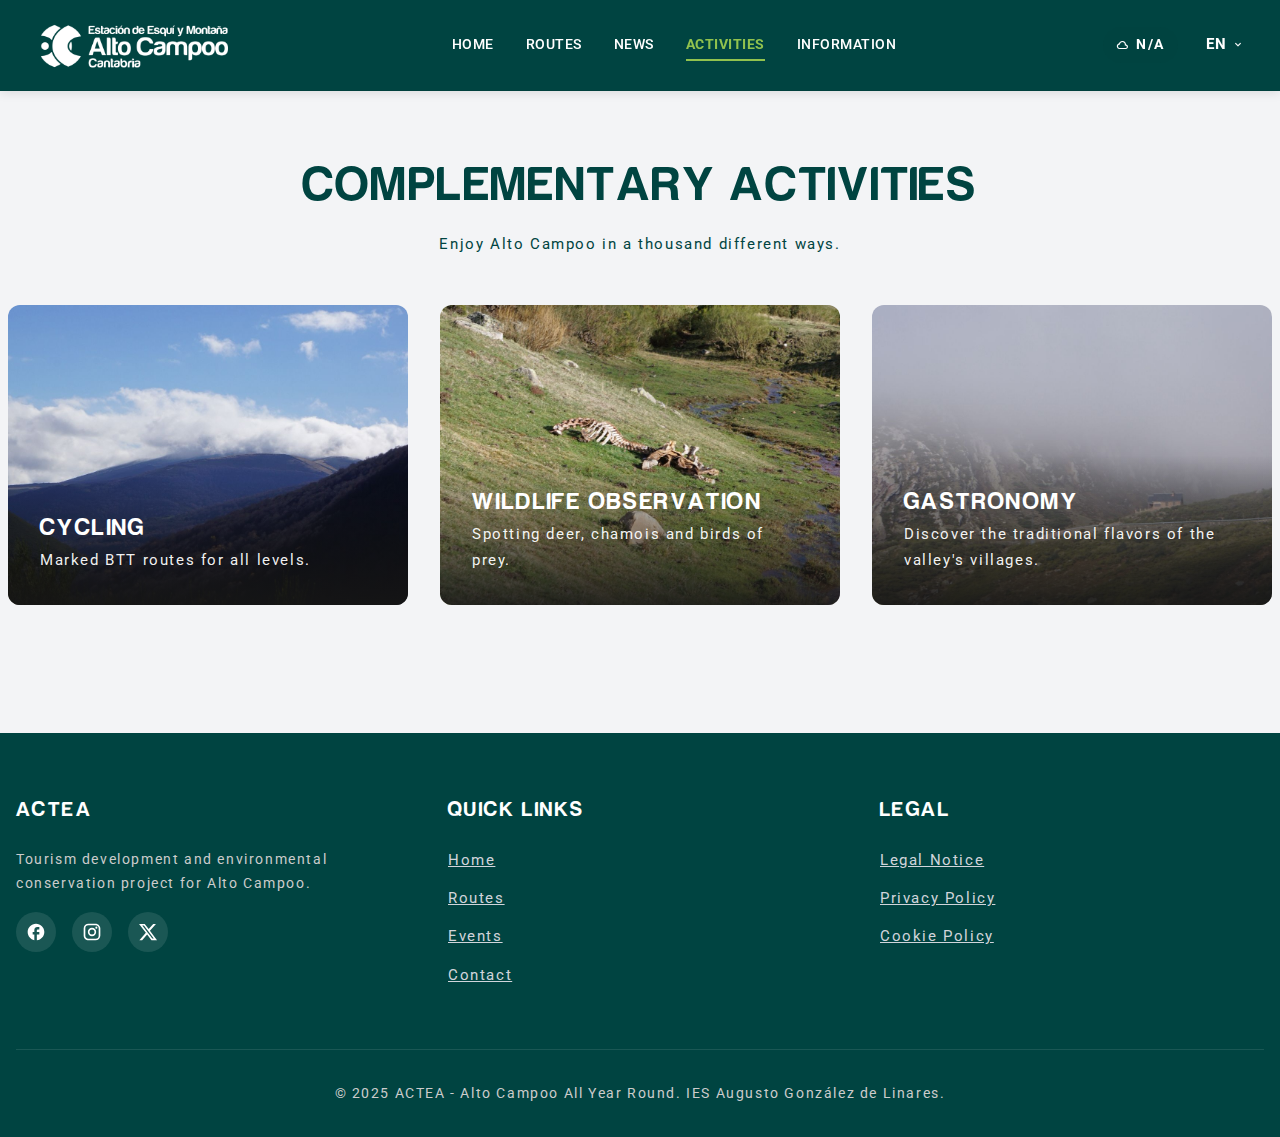
<file: en/actividades.html>
<!DOCTYPE html>
<html lang="en">

    <head>
        <meta charset="UTF-8">
        <meta name="viewport" content="width=device-width, initial-scale=1.0">
        <meta name="description"
            content="ACTEA: Tourism reactivation project for Alto Campoo year-round. Hiking, culture and nature.">
        <title>Activities | ACTEA - Alto Campoo All Year Round</title>

        <!-- Preconnect para Google Fonts -->
        <link rel="preconnect" href="https://fonts.googleapis.com">
        <link rel="preconnect" href="https://fonts.gstatic.com" crossorigin>

        <!-- Google Fonts con display=swap -->
        <link
            href="https://fonts.googleapis.com/css2?family=Alumni+Sans:ital,wght@0,400;0,600;0,700;1,400&family=Roboto:wght@300;400;500;700&display=swap"
            rel="stylesheet">
        <link
            href="https://fonts.googleapis.com/css2?family=Material+Symbols+Outlined:opsz,wght,FILL,GRAD@24,400,0,0&display=swap"
            rel="stylesheet">

        <!-- Estilos -->
        <link rel="stylesheet" href="../estilo/main.css">

        <!-- JavaScript -->
        <script defer src="../js/main.js"></script>
    </head>

    <body>
        <!-- Skip link -->
        <a href="#main-content" class="visually-hidden">Skip to main content</a>

        <!-- Header -->
        <header class="header">
            <div class="container header-container">
                <a href="index.html#top" class="logo">
                    <div class="logo-brand">
                        <img src="../img/logotipo.png" alt="Alto Campoo" class="logo-img" width="150" height="50">
                    </div>
                </a>

                <!-- Navegación Desktop -->
                <nav class="nav-desktop" aria-label="Main navigation">
                    <ul class="nav-list">
                        <li><a href="index.html#top" class="nav-link">Home</a></li>
                        <li><a href="rutas.html" class="nav-link">Routes</a></li>
                        <li><a href="novedades.html" class="nav-link">News</a></li>
                        <li><a href="actividades.html" class="nav-link active">Activities</a></li>
                        <li><a href="informacion.html" class="nav-link">Information</a></li>
                    </ul>
                </nav>

                <!-- Widgets -->
                <div class="header-widgets">
                    <div class="weather-widget" id="weather-widget" title="Weather in Alto Campoo">
                        <span class="material-symbols-outlined">wb_cloudy</span>
                        <span class="weather-temp">--°C</span>
                    </div>

                    <div class="lang-dropdown">
                        <a href="#lang-menu" class="lang-trigger" aria-label="Change language">
                            EN <span class="material-symbols-outlined">expand_more</span>
                        </a>

                        <nav id="lang-menu" class="lang-menu-content">
                            <ul class="lang-list">
                                <li>
                                    <a href="../actividades.html" class="lang-item">
                                        Español
                                    </a>
                                </li>
                                <li>
                                    <a href="actividades.html" class="lang-item active">
                                        <span class="material-symbols-outlined check-icon">check</span>
                                        English
                                    </a>
                                </li>
                            </ul>
                            <a href="#" class="lang-close-overlay">Close Language List</a>
                        </nav>
                    </div>

                    <input type="checkbox" id="menu-logic-state" class="menu-logic-check" aria-label="Navigation menu">

                    <label for="menu-logic-state" class="menu-toggle hamburger">
                        <span class="icon-open material-symbols-outlined">menu</span>
                    </label>

                    <nav class="mobile-menu">
                        <div class="mobile-menu-header">
                            <label for="menu-logic-state" class="close-trigger">
                                <span class="material-symbols-outlined" aria-hidden="true">close</span>
                                <span class="visually-hidden">Close navigation menu</span>
                            </label>
                        </div>
                        <nav aria-label="Mobile navigation">
                            <ul class="mobile-nav-list">
                                <li><a href="index.html#top">Home</a></li>
                                <li><a href="rutas.html">Routes</a></li>
                                <li><a href="novedades.html">News</a></li>
                                <li><a href="actividades.html">Activities</a></li>
                                <li><a href="informacion.html">Information</a></li>
                            </ul>
                        </nav>
                    </nav>

                    <div class="mobile-menu-overlay"></div>
                </div>
            </div>
        </header>

        <!-- MAIN CONTENT AREA -->
        <main id="main-content">
            <section class="section-padding container" aria-label="Complementary activities">
                <div class="text-center section-header">
                    <h1>Complementary Activities</h1>
                    <p>Enjoy Alto Campoo in a thousand different ways.</p>
                </div>
                <div class="grid-layout">
                    <div class="activity-card activity-card-1">
                        <div class="activity-overlay">
                            <h3 class="activity-title">Cycling</h3>
                            <p>Marked BTT routes for all levels.</p>
                        </div>
                    </div>
                    <div class="activity-card activity-card-2">
                        <div class="activity-overlay">
                            <h3 class="activity-title">Wildlife Observation</h3>
                            <p>Spotting deer, chamois and birds of prey.</p>
                        </div>
                    </div>
                    <div class="activity-card activity-card-3">
                        <div class="activity-overlay">
                            <h3 class="activity-title">Gastronomy</h3>
                            <p>Discover the traditional flavors of the valley's villages.</p>
                        </div>
                    </div>
                </div>
            </section>
        </main>

        <!-- Footer -->
        <footer class="footer">
            <div class="container">
                <div class="footer-grid">
                    <div class="footer-col">
                        <h3>ACTEA</h3>
                        <p class="footer-description">Tourism development and environmental conservation
                            project for Alto Campoo.</p>
                        <div class="social-icons">
                            <a href="#" class="social-icon" aria-label="Facebook">
                                <svg xmlns="http://www.w3.org/2000/svg" height="20" viewBox="0 0 24 24" width="20"
                                    fill="currentColor" aria-hidden="true">
                                    <path
                                        d="M22 12c0-5.52-4.48-10-10-10S2 6.48 2 12c0 4.84 3.44 8.87 8 9.8V15H8v-3h2V9.5C10 7.57 11.57 6 13.5 6H16v3h-2c-.55 0-1 .45-1 1v2h3v3h-3v6.95c5.05-.5 9-4.76 9-9.95z" />
                                </svg>
                            </a>
                            <a href="#" class="social-icon" aria-label="Instagram">
                                <svg xmlns="http://www.w3.org/2000/svg" height="20" viewBox="0 0 24 24" width="20"
                                    fill="currentColor" aria-hidden="true">
                                    <path
                                        d="M7.8 2h8.4C19.4 2 22 4.6 22 7.8v8.4a5.8 5.8 0 0 1-5.8 5.8H7.8C4.6 22 2 19.4 2 16.2V7.8A5.8 5.8 0 0 1 7.8 2m-.2 2A3.6 3.6 0 0 0 4 7.6v8.8C4 18.39 5.61 20 7.6 20h8.8a3.6 3.6 0 0 0 3.6-3.6V7.6C20 5.61 18.39 4 16.4 4H7.6m9.65 1.5a1.25 1.25 0 0 1 1.25 1.25A1.25 1.25 0 0 1 17.25 8 1.25 1.25 0 0 1 16 6.75a1.25 1.25 0 0 1 1.25-1.25M12 7a5 5 0 0 1 5 5 5 5 0 0 1-5 5 5 5 0 0 1-5-5 5 5 0 0 1 5-5m0 2a3 3 0 0 0-3 3 3 3 0 0 0 3 3 3 3 0 0 0 3-3 3 3 0 0 0-3-3z" />
                                </svg>
                            </a>
                            <a href="#" class="social-icon" aria-label="Twitter/X">
                                <svg xmlns="http://www.w3.org/2000/svg" height="20" viewBox="0 0 24 24" width="20"
                                    fill="currentColor" aria-hidden="true">
                                    <path
                                        d="M18.244 2.25h3.308l-7.227 8.26 8.502 11.24H16.17l-5.214-6.817L4.99 21.75H1.68l7.73-8.835L1.254 2.25H8.08l4.713 6.231zm-1.161 17.52h1.833L7.084 4.126H5.117z" />
                                </svg>
                            </a>
                        </div>
                    </div>
                    <div class="footer-col">
                        <h3>Quick Links</h3>
                        <ul class="footer-links">
                            <li><a href="index.html#top">Home</a></li>
                            <li><a href="rutas.html">Routes</a></li>
                            <li><a href="novedades.html">Events</a></li>
                            <li><a href="informacion.html">Contact</a></li>
                        </ul>
                    </div>
                    <div class="footer-col">
                        <h3>Legal</h3>
                        <ul class="footer-links">
                            <li><a href="#">Legal Notice</a></li>
                            <li><a href="#">Privacy Policy</a></li>
                            <li><a href="#">Cookie Policy</a></li>
                        </ul>
                    </div>
                </div>
                <div class="copyright">
                    &copy; 2025 ACTEA - Alto Campoo All Year Round. IES Augusto González de Linares.
                </div>
            </div>
        </footer>
    </body>

</html>
</file>
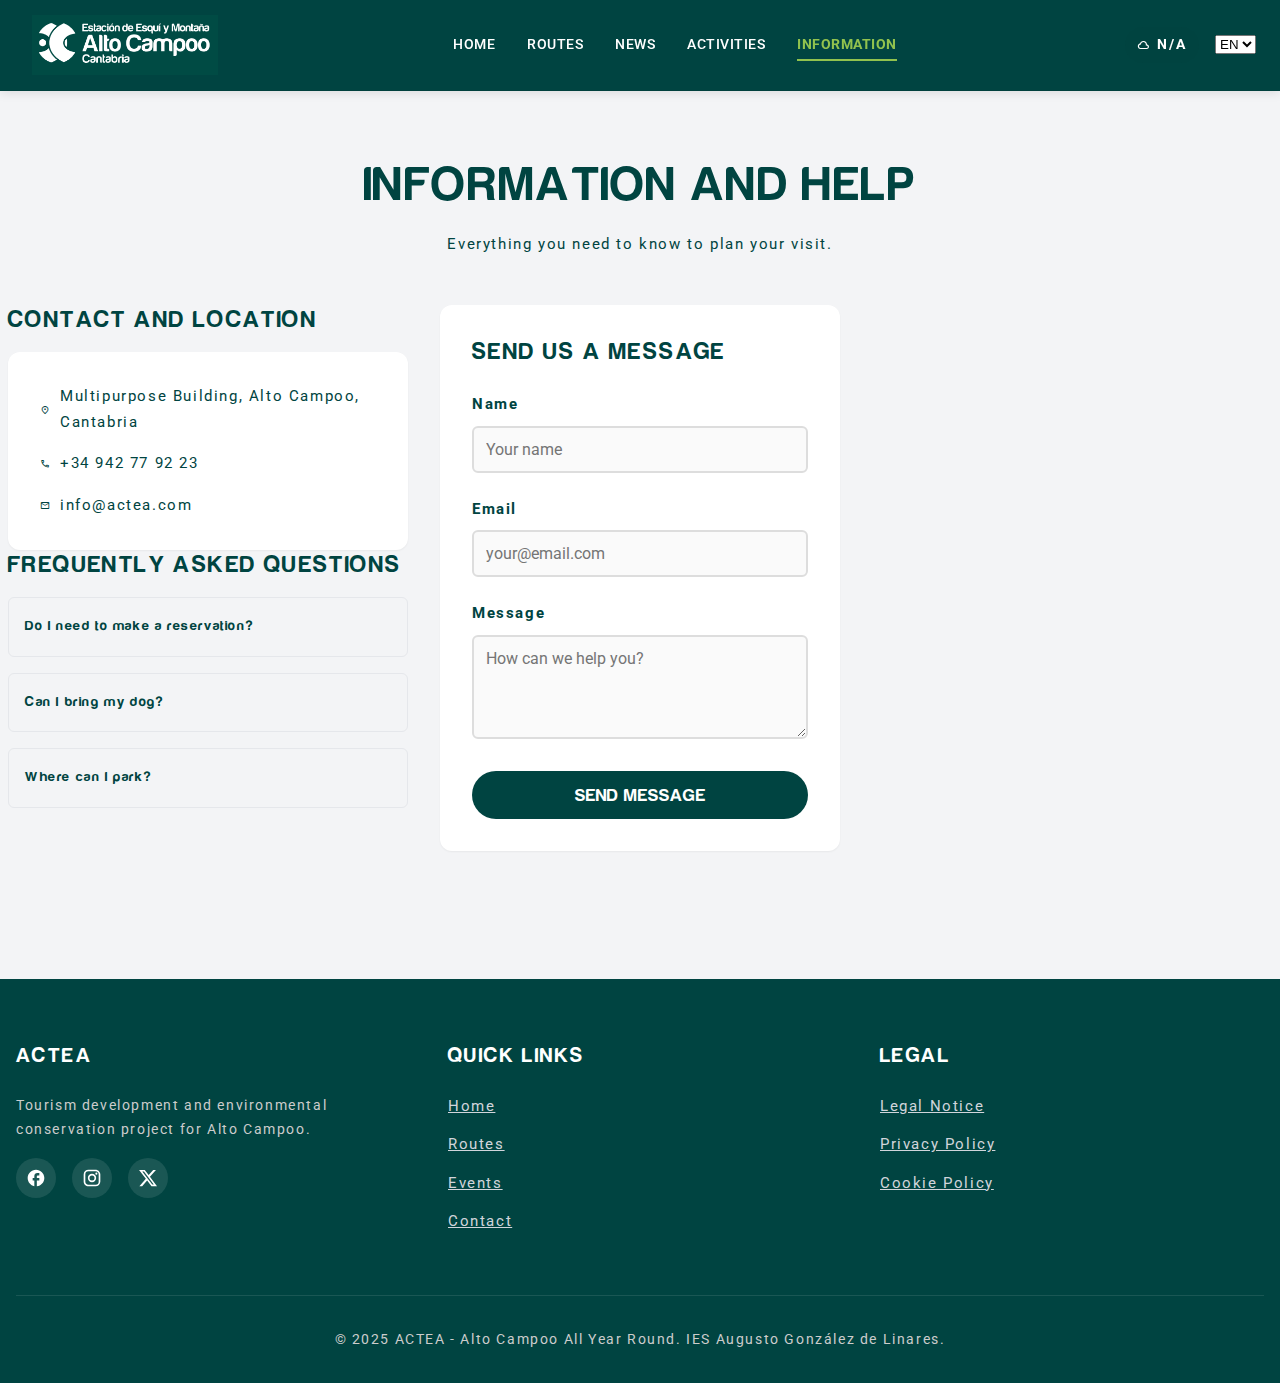
<file: en/informacion.html>
<!DOCTYPE html>
<html lang="en">

<head>
    <meta charset="UTF-8">
    <meta name="viewport" content="width=device-width, initial-scale=1.0">
    <meta name="description"
        content="ACTEA: Tourism reactivation project for Alto Campoo year-round. Hiking, culture and nature.">
    <title>Information | ACTEA - Alto Campoo All Year Round</title>

    <!-- Preconnect para Google Fonts -->
    <link rel="preconnect" href="https://fonts.googleapis.com">
    <link rel="preconnect" href="https://fonts.gstatic.com" crossorigin>
    
    <!-- Google Fonts con display=swap -->
    <link href="https://fonts.googleapis.com/css2?family=Alumni+Sans:ital,wght@0,400;0,600;0,700;1,400&family=Roboto:wght@300;400;500;700&display=swap" rel="stylesheet">
    <link href="https://fonts.googleapis.com/css2?family=Material+Symbols+Outlined:opsz,wght,FILL,GRAD@24,400,0,0&display=swap" rel="stylesheet">

    <!-- Estilos -->
    <link rel="stylesheet" href="../estilo/main.css">

    <!-- JavaScript -->
    <script defer src="../js/main.js"></script>
</head>

<body>
    <!-- Skip link -->
    <a href="#main-content" class="visually-hidden">Skip to main content</a>

    <!-- Header -->
    <header class="header">
        <div class="container header-container">
            <a href="index.html#top" class="logo">
                <div class="logo-brand">
                    <img src="../img/logo_blanco.png" alt="Alto Campoo" class="logo-img">
                </div>
            </a>

            <!-- Navegación Desktop -->
            <nav class="nav-desktop" aria-label="Main navigation">
                <ul class="nav-list">
                    <li><a href="index.html#top" class="nav-link">Home</a></li>
                    <li><a href="rutas.html" class="nav-link">Routes</a></li>
                    <li><a href="novedades.html" class="nav-link">News</a></li>
                    <li><a href="actividades.html" class="nav-link">Activities</a></li>
                    <li><a href="informacion.html" class="nav-link active">Information</a></li>
                </ul>
            </nav>

            <!-- Widgets -->
            <div class="header-widgets">
                <div class="weather-widget" id="weather-widget" title="Weather in Alto Campoo">
                    <span class="material-symbols-outlined">wb_cloudy</span>
                    <span class="weather-temp">--°C</span>
                </div>

                <div class="lang-selector">
                    <select id="lang-select" aria-label="Select language" 
                            onchange="const file = window.location.pathname.split('/en/').pop() || window.location.pathname.split('/').pop() || 'index.html'; window.location.href = this.value === 'en' ? `/en/${file}` : `/${file}`;">
                        <option value="es">ES</option>
                        <option value="en" selected>EN</option>
                    </select>
                </div>

                <button class="hamburger" aria-label="Open navigation menu" aria-expanded="false"
                    aria-controls="mobile-menu">
                    <span class="material-symbols-outlined">menu</span>
                </button>
            </div>
        </div>
    </header>

    <!-- Menú Móvil Overlay -->
    <div class="mobile-menu-overlay"></div>
    <div class="mobile-menu" id="mobile-menu" role="dialog" aria-modal="true" aria-label="Navigation menu"
        aria-hidden="true">
        <div class="mobile-menu-header">
            <a href="index.html#top" class="logo mobile-logo">
                <div class="logo-brand">
                    <img src="../img/logo_blanco.png" alt="Alto Campoo" class="logo-img mobile-logo-img" width="150" height="50">
                </div>
            </a>
            <button class="hamburger hamburger-close" aria-label="Close menu">
                <span class="material-symbols-outlined">close</span>
            </button>
        </div>
        <nav aria-label="Mobile navigation">
            <ul class="mobile-nav-list">
                <li><a href="index.html#top">Home</a></li>
                <li><a href="rutas.html">Routes</a></li>
                <li><a href="novedades.html">News</a></li>
                <li><a href="actividades.html">Activities</a></li>
                <li><a href="informacion.html">Information</a></li>
            </ul>
        </nav>
    </div>

    <!-- MAIN CONTENT AREA -->
    <main id="main-content">
        <section class="section-padding container" aria-label="Information and contact">
            <div class="text-center section-header">
                <h1 class="info-title">Information and Help</h1>
                <p class="info-subtitle">Everything you need to know to plan your
                    visit.</p>
            </div>
            <div class="grid-layout info-grid">
                <div>
                    <h3>Contact and Location</h3>
                    <div class="contact-card">
                        <ul class="contact-list">
                            <li class="contact-item">
                                <span class="material-symbols-outlined contact-icon">location_on</span>
                                <span>Multipurpose Building, Alto Campoo, Cantabria</span>
                            </li>
                            <li class="contact-item">
                                <span class="material-symbols-outlined contact-icon">phone</span>
                                <span>+34 942 77 92 23</span>
                            </li>
                            <li class="contact-item">
                                <span class="material-symbols-outlined contact-icon">email</span>
                                <span>info@actea.com</span>
                            </li>
                        </ul>
                    </div>

                    <h3>Frequently Asked Questions</h3>
                    <details>
                        <summary>Do I need to make a reservation?</summary>
                        <div class="faq-content">
                            <p>Not for free routes, but we do recommend making reservations for guided activities and
                                specific workshops.</p>
                        </div>
                    </details>
                    <details>
                        <summary>Can I bring my dog?</summary>
                        <div class="faq-content">
                            <p>Yes, as long as it is leashed and under control. It is essential to respect local wildlife and
                                livestock.</p>
                        </div>
                    </details>
                    <details>
                        <summary>Where can I park?</summary>
                        <div class="faq-content">
                            <p>There are parking facilities in Brañavieja and at the start of the main routes.
                                Avoid parking on the shoulders.</p>
                        </div>
                    </details>
                </div>

                <div class="contact-form-card" id="contacto">
                    <h3 class="form-title">Send us a message</h3>
                    <form id="contact-form"
                        onsubmit="event.preventDefault(); alert('Message sent successfully (simulated)');">
                        <div class="form-group">
                            <label class="form-label">Name</label>
                            <input type="text" class="form-control" required placeholder="Your name">
                        </div>
                        <div class="form-group">
                            <label class="form-label">Email</label>
                            <input type="email" class="form-control" required placeholder="your@email.com">
                        </div>
                        <div class="form-group">
                            <label class="form-label">Message</label>
                            <textarea class="form-control" rows="4" required
                                placeholder="How can we help you?"></textarea>
                        </div>
                        <button type="submit" class="btn btn-primary btn-full">Send
                            Message</button>
                    </form>
                </div>
            </div>
        </section>
    </main>

    <!-- Footer -->
    <footer class="footer">
        <div class="container">
            <div class="footer-grid">
                <div class="footer-col">
                    <h3>ACTEA</h3>
                    <p class="footer-description">Tourism development and environmental conservation
                        project for Alto Campoo.</p>
                    <div class="social-icons">
                        <a href="#" class="social-icon" aria-label="Facebook">
                            <svg xmlns="http://www.w3.org/2000/svg" height="20" viewBox="0 0 24 24" width="20"
                                fill="currentColor" aria-hidden="true">
                                <path
                                    d="M22 12c0-5.52-4.48-10-10-10S2 6.48 2 12c0 4.84 3.44 8.87 8 9.8V15H8v-3h2V9.5C10 7.57 11.57 6 13.5 6H16v3h-2c-.55 0-1 .45-1 1v2h3v3h-3v6.95c5.05-.5 9-4.76 9-9.95z" />
                            </svg>
                        </a>
                        <a href="#" class="social-icon" aria-label="Instagram">
                            <svg xmlns="http://www.w3.org/2000/svg" height="20" viewBox="0 0 24 24" width="20"
                                fill="currentColor" aria-hidden="true">
                                <path
                                    d="M7.8 2h8.4C19.4 2 22 4.6 22 7.8v8.4a5.8 5.8 0 0 1-5.8 5.8H7.8C4.6 22 2 19.4 2 16.2V7.8A5.8 5.8 0 0 1 7.8 2m-.2 2A3.6 3.6 0 0 0 4 7.6v8.8C4 18.39 5.61 20 7.6 20h8.8a3.6 3.6 0 0 0 3.6-3.6V7.6C20 5.61 18.39 4 16.4 4H7.6m9.65 1.5a1.25 1.25 0 0 1 1.25 1.25A1.25 1.25 0 0 1 17.25 8 1.25 1.25 0 0 1 16 6.75a1.25 1.25 0 0 1 1.25-1.25M12 7a5 5 0 0 1 5 5 5 5 0 0 1-5 5 5 5 0 0 1-5-5 5 5 0 0 1 5-5m0 2a3 3 0 0 0-3 3 3 3 0 0 0 3 3 3 3 0 0 0 3-3 3 3 0 0 0-3-3z" />
                            </svg>
                        </a>
                        <a href="#" class="social-icon" aria-label="Twitter/X">
                            <svg xmlns="http://www.w3.org/2000/svg" height="20" viewBox="0 0 24 24" width="20"
                                fill="currentColor" aria-hidden="true">
                                <path
                                    d="M18.244 2.25h3.308l-7.227 8.26 8.502 11.24H16.17l-5.214-6.817L4.99 21.75H1.68l7.73-8.835L1.254 2.25H8.08l4.713 6.231zm-1.161 17.52h1.833L7.084 4.126H5.117z" />
                            </svg>
                        </a>
                    </div>
                </div>
                <div class="footer-col">
                    <h3>Quick Links</h3>
                    <ul class="footer-links">
                        <li><a href="index.html#top">Home</a></li>
                        <li><a href="rutas.html">Routes</a></li>
                        <li><a href="novedades.html">Events</a></li>
                        <li><a href="informacion.html">Contact</a></li>
                    </ul>
                </div>
                <div class="footer-col">
                    <h3>Legal</h3>
                    <ul class="footer-links">
                        <li><a href="#">Legal Notice</a></li>
                        <li><a href="#">Privacy Policy</a></li>
                        <li><a href="#">Cookie Policy</a></li>
                    </ul>
                </div>
            </div>
            <div class="copyright">
                &copy; 2025 ACTEA - Alto Campoo All Year Round. IES Augusto González de Linares.
            </div>
        </div>
    </footer>
</body>

</html>
</file>
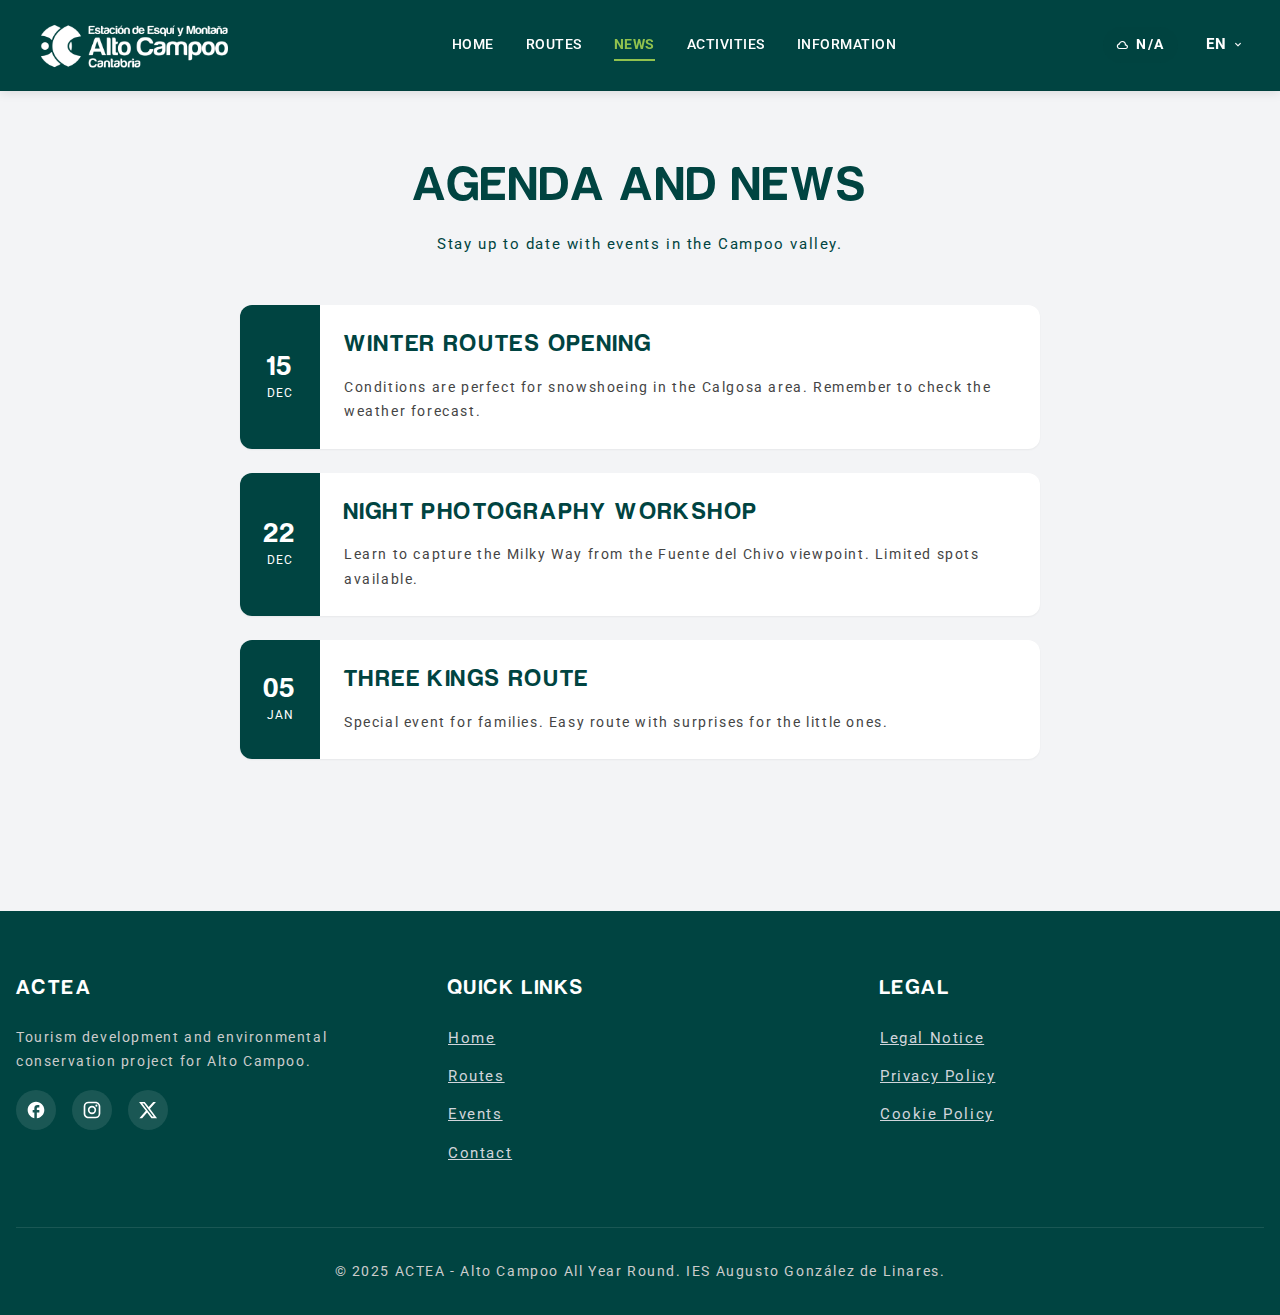
<file: en/novedades.html>
<!DOCTYPE html>
<html lang="en">

<head>
    <meta charset="UTF-8">
    <meta name="viewport" content="width=device-width, initial-scale=1.0">
    <meta name="description"
        content="ACTEA: Tourism reactivation project for Alto Campoo year-round. Hiking, culture and nature.">
    <title>News | ACTEA - Alto Campoo All Year Round</title>

    <!-- Preconnect para Google Fonts -->
    <link rel="preconnect" href="https://fonts.googleapis.com">
    <link rel="preconnect" href="https://fonts.gstatic.com" crossorigin>
    
    <!-- Google Fonts con display=swap -->
    <link href="https://fonts.googleapis.com/css2?family=Alumni+Sans:ital,wght@0,400;0,600;0,700;1,400&family=Roboto:wght@300;400;500;700&display=swap" rel="stylesheet">
    <link href="https://fonts.googleapis.com/css2?family=Material+Symbols+Outlined:opsz,wght,FILL,GRAD@24,400,0,0&display=swap" rel="stylesheet">

    <!-- Estilos -->
    <link rel="stylesheet" href="../estilo/main.css">

    <!-- JavaScript -->
    <script defer src="../js/main.js"></script>
</head>

<body>
    <!-- Skip link -->
    <a href="#main-content" class="visually-hidden">Skip to main content</a>

    <!-- Header -->
    <header class="header">
        <div class="container header-container">
            <a href="index.html#top" class="logo">
                <div class="logo-brand">
                    <img src="../img/logotipo.png" alt="Alto Campoo" class="logo-img" width="150" height="50">
                </div>
            </a>

            <!-- Navegación Desktop -->
            <nav class="nav-desktop" aria-label="Main navigation">
                <ul class="nav-list">
                    <li><a href="index.html#top" class="nav-link">Home</a></li>
                    <li><a href="rutas.html" class="nav-link">Routes</a></li>
                    <li><a href="novedades.html" class="nav-link active">News</a></li>
                    <li><a href="actividades.html" class="nav-link">Activities</a></li>
                    <li><a href="informacion.html" class="nav-link">Information</a></li>
                </ul>
            </nav>

            <!-- Widgets -->
            <div class="header-widgets">
                <div class="weather-widget" id="weather-widget" title="Weather in Alto Campoo">
                    <span class="material-symbols-outlined">wb_cloudy</span>
                    <span class="weather-temp">--°C</span>
                </div>

                <div class="lang-dropdown">
                    <a href="#lang-menu" class="lang-trigger" aria-label="Change language">
                        EN <span class="material-symbols-outlined">expand_more</span>
                    </a>

                    <nav id="lang-menu" class="lang-menu-content">
                        <ul class="lang-list">
                            <li>
                                <a href="../novedades.html" class="lang-item">
                                    Español
                                </a>
                            </li>
                            <li>
                                <a href="novedades.html" class="lang-item active">
                                    <span class="material-symbols-outlined check-icon">check</span>
                                    English
                                </a>
                            </li>
                        </ul>
                        <a href="#" class="lang-close-overlay">Close Language List</a>
                    </nav>
                </div>

                <input type="checkbox" id="menu-logic-state" class="menu-logic-check"
                    aria-label="Navigation menu">

                <label for="menu-logic-state" class="menu-toggle hamburger">
                    <span class="icon-open material-symbols-outlined">menu</span>
                </label>

                <nav class="mobile-menu">
                    <div class="mobile-menu-header">
                        <a href="index.html#top" class="logo mobile-logo">
                            <div class="logo-brand">
                                <img src="../img/logo_blanco.png" alt="Alto Campoo" class="logo-img mobile-logo-img" width="150" height="50">
                            </div>
                        </a>
                        <label for="menu-logic-state" class="close-trigger">
                            <span class="material-symbols-outlined" aria-hidden="true">close</span>
                            <span class="visually-hidden">Close navigation menu</span>
                        </label>
                    </div>
                    <nav aria-label="Mobile navigation">
                        <ul class="mobile-nav-list">
                            <li><a href="index.html#top">Home</a></li>
                            <li><a href="rutas.html">Routes</a></li>
                            <li><a href="novedades.html">News</a></li>
                            <li><a href="actividades.html">Activities</a></li>
                            <li><a href="informacion.html">Information</a></li>
                        </ul>
                    </nav>
                </nav>

                <div class="mobile-menu-overlay"></div>
            </div>
        </div>
    </header>

    <!-- MAIN CONTENT AREA -->
    <main id="main-content">
        <section class="section-padding container" aria-label="Latest news">
            <div class="text-center section-header">
                <h1>Agenda and News</h1>
                <p>Stay up to date with events in the Campoo valley.</p>
            </div>
            <div class="news-container">
                <article class="news-card">
                    <div class="news-date">
                        <span class="day">15</span>
                        <span class="month">Dec</span>
                    </div>
                    <div class="news-content">
                        <h3>Winter Routes Opening</h3>
                        <p>Conditions are perfect for snowshoeing in the Calgosa area. Remember to
                            check the weather forecast.</p>
                    </div>
                </article>
                <article class="news-card">
                    <div class="news-date">
                        <span class="day">22</span>
                        <span class="month">Dec</span>
                    </div>
                    <div class="news-content">
                        <h3>Night Photography Workshop</h3>
                        <p>Learn to capture the Milky Way from the Fuente del Chivo viewpoint. Limited
                            spots available.</p>
                    </div>
                </article>
                <article class="news-card">
                    <div class="news-date">
                        <span class="day">05</span>
                        <span class="month">Jan</span>
                    </div>
                    <div class="news-content">
                        <h3>Three Kings Route</h3>
                        <p>Special event for families. Easy route with surprises for the little ones.
                        </p>
                    </div>
                </article>
            </div>
        </section>
    </main>

    <!-- Footer -->
    <footer class="footer">
        <div class="container">
            <div class="footer-grid">
                <div class="footer-col">
                    <h3>ACTEA</h3>
                    <p class="footer-description">Tourism development and environmental conservation
                        project for Alto Campoo.</p>
                    <div class="social-icons">
                        <a href="#" class="social-icon" aria-label="Facebook">
                            <svg xmlns="http://www.w3.org/2000/svg" height="20" viewBox="0 0 24 24" width="20"
                                fill="currentColor" aria-hidden="true">
                                <path
                                    d="M22 12c0-5.52-4.48-10-10-10S2 6.48 2 12c0 4.84 3.44 8.87 8 9.8V15H8v-3h2V9.5C10 7.57 11.57 6 13.5 6H16v3h-2c-.55 0-1 .45-1 1v2h3v3h-3v6.95c5.05-.5 9-4.76 9-9.95z" />
                            </svg>
                        </a>
                        <a href="#" class="social-icon" aria-label="Instagram">
                            <svg xmlns="http://www.w3.org/2000/svg" height="20" viewBox="0 0 24 24" width="20"
                                fill="currentColor" aria-hidden="true">
                                <path
                                    d="M7.8 2h8.4C19.4 2 22 4.6 22 7.8v8.4a5.8 5.8 0 0 1-5.8 5.8H7.8C4.6 22 2 19.4 2 16.2V7.8A5.8 5.8 0 0 1 7.8 2m-.2 2A3.6 3.6 0 0 0 4 7.6v8.8C4 18.39 5.61 20 7.6 20h8.8a3.6 3.6 0 0 0 3.6-3.6V7.6C20 5.61 18.39 4 16.4 4H7.6m9.65 1.5a1.25 1.25 0 0 1 1.25 1.25A1.25 1.25 0 0 1 17.25 8 1.25 1.25 0 0 1 16 6.75a1.25 1.25 0 0 1 1.25-1.25M12 7a5 5 0 0 1 5 5 5 5 0 0 1-5 5 5 5 0 0 1-5-5 5 5 0 0 1 5-5m0 2a3 3 0 0 0-3 3 3 3 0 0 0 3 3 3 3 0 0 0 3-3 3 3 0 0 0-3-3z" />
                            </svg>
                        </a>
                        <a href="#" class="social-icon" aria-label="Twitter/X">
                            <svg xmlns="http://www.w3.org/2000/svg" height="20" viewBox="0 0 24 24" width="20"
                                fill="currentColor" aria-hidden="true">
                                <path
                                    d="M18.244 2.25h3.308l-7.227 8.26 8.502 11.24H16.17l-5.214-6.817L4.99 21.75H1.68l7.73-8.835L1.254 2.25H8.08l4.713 6.231zm-1.161 17.52h1.833L7.084 4.126H5.117z" />
                            </svg>
                        </a>
                    </div>
                </div>
                <div class="footer-col">
                    <h3>Quick Links</h3>
                    <ul class="footer-links">
                        <li><a href="index.html#top">Home</a></li>
                        <li><a href="rutas.html">Routes</a></li>
                        <li><a href="novedades.html">Events</a></li>
                        <li><a href="informacion.html">Contact</a></li>
                    </ul>
                </div>
                <div class="footer-col">
                    <h3>Legal</h3>
                    <ul class="footer-links">
                        <li><a href="#">Legal Notice</a></li>
                        <li><a href="#">Privacy Policy</a></li>
                        <li><a href="#">Cookie Policy</a></li>
                    </ul>
                </div>
            </div>
            <div class="copyright">
                &copy; 2025 ACTEA - Alto Campoo All Year Round. IES Augusto González de Linares.
            </div>
        </div>
    </footer>
</body>

</html>
</file>
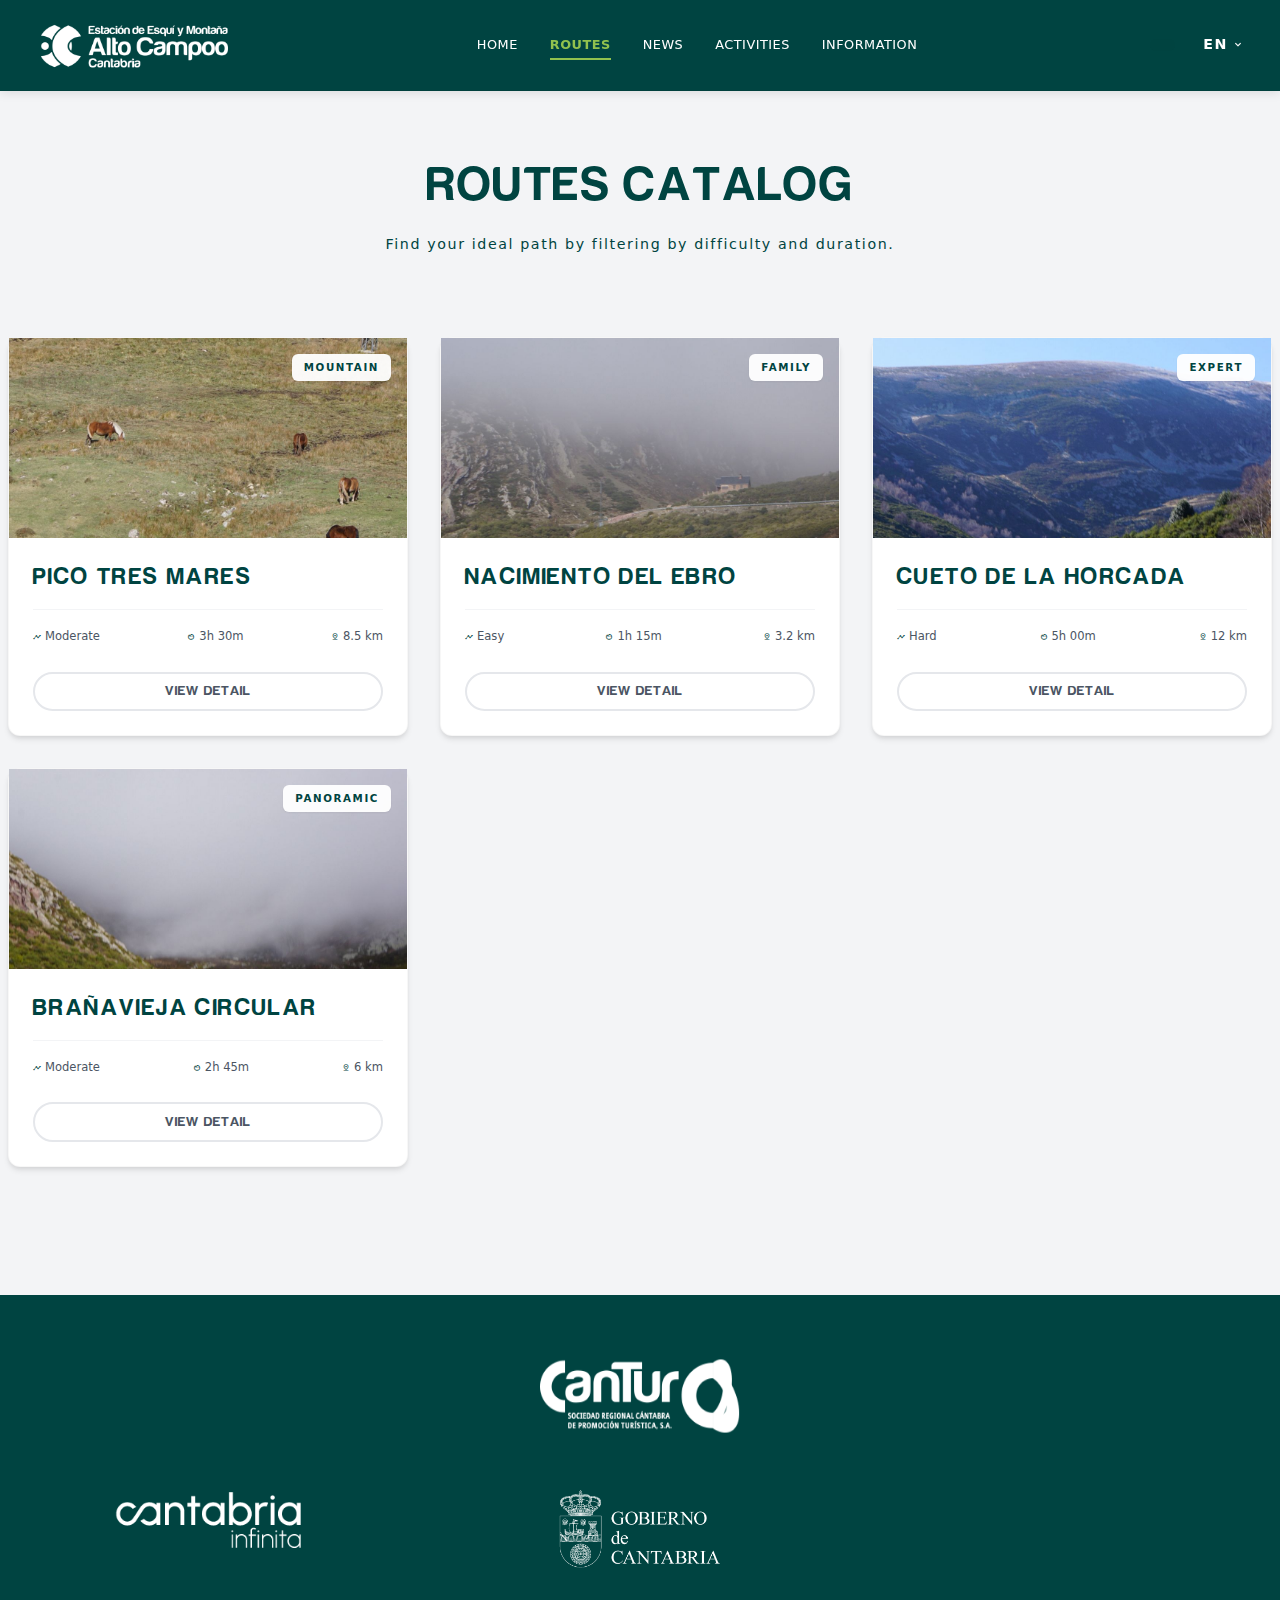
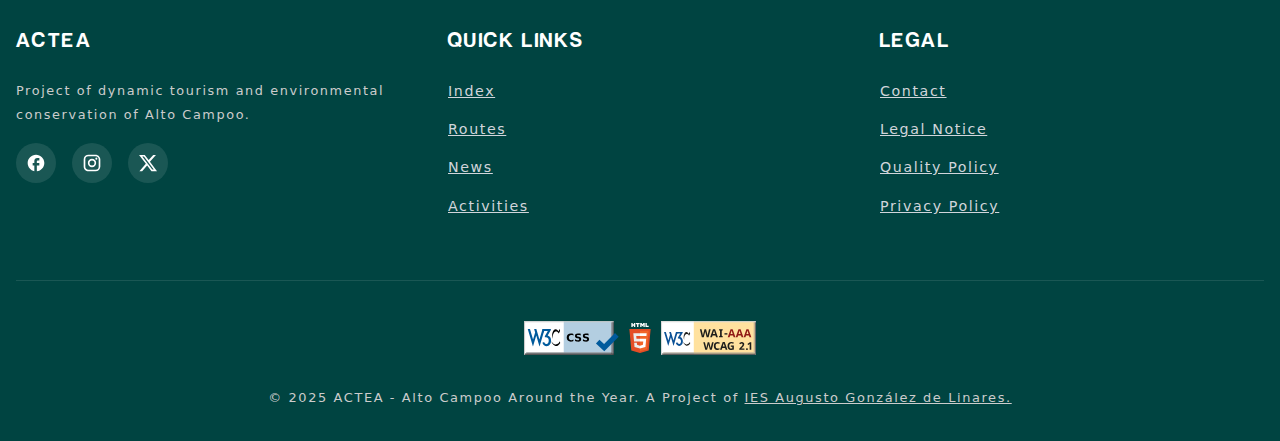
<file: en/rutas.html>
<!DOCTYPE html>
<!-- HTML5 Dirección Texto de Izquierda a Derecha en Español de ESPAÑA-->
<html dir="ltr" lang="en">

    <head>
        <!-- Codificación UTF-8 Estandarizada Unicode Completo -->
        <meta charset="UTF-8">
        <!-- Estilos Responsive para Móviles, Escala y Ancho Inicial 100% -->
        <meta name="viewport" content="width=device-width, initial-scale=1.0">
        <!-- Meta Descripción del Sitio para SEO -->
        <meta name="description"
            content="Tourism reactivation project for Alto Campoo year-round. Hiking, culture and nature.">
        <!-- Meta Color del Sitio para SEO -->
        <meta name="theme-color" content="#004441">
        <!-- Meta Robots para Buscadores y Rastreadores de IA -->
        <meta name="robots" content="index, follow">
        <!-- Icono del Sitio Web -->
        <link rel="shortcut icon" href="../favicon.ico" type="image/x-icon">
        <!-- Autor del Sitio Web -->
        <meta name="author" content="CANTUR">
        <!-- Palabras Clave para Posicionamiento SEO -->
        <meta name="keywords" content="ACTEA, Alto Campoo, Senderismo, Cultura, Naturaleza">
        <!-- Título del Sitio Web -->
        <title>Routes | Alto Campoo All Year Round</title>

        <!-- Precarga de Imágenes Críticas -->
        <link rel="preload" as="image" href="../img/hero.webp" type="image/webp" fetchpriority="high">
        <link rel="preload" as="image" href="../img/logotipo.png">

        <!-- Estilos para todo, Carga lenta para que priorice primero el HTML -->
        <link rel="stylesheet" href="../estilo/main.css" fetchpriority="low">

        <!-- JavaScript en Diferido (No es Prioritaria su Carga: HTML renderiza primero) -->
        <script defer src="../js/main.js"></script>
        <!-- Meta Etiquetas para Redes Sociales -->
        <meta name="twitter:card" content="summary">
        <meta name="twitter:image" content="../img/logotipo.png">
        <meta name="DC.Title" content="Routes | Alto Campoo All Year Round">
        <meta property="og:site_name" content="Alto Campoo All Year Round">
        <meta property="og:title" content="Routes | Alto Campoo All Year Round">
        <meta property="og:description"
            content="ACTEA: Tourism reactivation project for Alto Campoo year-round. Hiking, culture and nature..">
        <meta property="og:url" content="https://proyectoactea.com/en/rutas.html">
        <meta property="og:image" content="../img/isotipo.png">
    </head>

    <body>
        <!-- Skip link -->
        <a href="#main-content" class="visually-hidden">Skip to content</a>
        <a id="top" class="visually-hidden" aria-hidden="true"></a>

        <!-- Header -->
        <header class="header">
            <div class="container header-container">
                <a href="index.html#top" class="logo">
                    <div class="logo-brand">
                        <img src="../img/logotipo.png" alt="Alto Campoo" class="logo-img" width="150" height="50">
                    </div>
                </a>

                <nav class="nav-desktop" aria-label="Navegación principal">
                    <ul class="nav-list">
                        <li><a href="index.html#top" class="nav-link">Home</a></li>
                        <li><a href="rutas.html" class="nav-link active">Routes</a></li>
                        <li><a href="novedades.html" class="nav-link">News</a></li>
                        <li><a href="actividades.html" class="nav-link">Activities</a></li>
                        <li><a href="informacion.html" class="nav-link">Information</a></li>
                    </ul>
                </nav>

                <div class="header-widgets">
                    <div class="weather-widget" id="weather-widget" title="Weather in Alto Campoo">
                    </div>

                    <div class="lang-dropdown">
                        <a href="#lang-menu" class="lang-trigger" aria-label="Change language">
                            EN <span class="material-symbols-outlined">expand_more</span>
                        </a>

                        <nav id="lang-menu" class="lang-menu-content">
                            <ul class="lang-list">
                                <li>
                                    <a href="../rutas.html" class="lang-item">
                                        Español
                                    </a>
                                </li>
                                <li>
                                    <a href="rutas.html" class="lang-item active">
                                        <span class="material-symbols-outlined check-icon">check</span>
                                        English
                                    </a>
                                </li>
                            </ul>
                            <a href="#" class="lang-close-overlay">Close Language List</a>
                        </nav>
                    </div>

                    <input type="checkbox" id="menu-logic-state" class="menu-logic-check" aria-label="Navigation menu">

                    <label for="menu-logic-state" class="menu-toggle hamburger">
                        <span class="icon-open material-symbols-outlined">menu</span>
                    </label>

                    <nav class="mobile-menu">
                        <div class="mobile-menu-header">
                            <label for="menu-logic-state" class="close-trigger">
                                <span class="material-symbols-outlined" aria-hidden="true">close</span>
                                <span class="visually-hidden">Close navigation menu</span>
                            </label>
                        </div>
                        <nav aria-label="Mobile navigation">
                            <ul class="mobile-nav-list">
                                <li><a href="index.html#top">Home</a></li>
                                <li><a href="rutas.html">Routes</a></li>
                                <li><a href="novedades.html">News</a></li>
                                <li><a href="actividades.html">Activities</a></li>
                                <li><a href="informacion.html">Information</a></li>
                            </ul>
                        </nav>
                    </nav>

                    <div class="mobile-menu-overlay"></div>
                </div>
            </div>
        </header>

        <!-- MAIN CONTENT AREA -->
        <main id="main-content">
            <section class="section-padding container" aria-label="Routes catalog">
                <div class="text-center section-header">
                    <h1>Routes Catalog</h1>
                    <p>Find your ideal path by filtering by difficulty and duration.</p>
                </div>

                <!-- Filtros -->
                <div class="route-filters" id="filtros-rutas" role="group" aria-label="Filter routes by difficulty">
                </div>

                <div class="grid-layout" id="routes-grid">
                    <!-- Pico Tres Mares -->
                    <article class="route-card route-item rutas" data-difficulty="Moderate">
                        <div class="card-img-wrapper">
                            <span class="card-tag">Mountain</span>
                            <img src="../img/foto4.jpeg" alt="Pico Tres Mares route image" class="card-img"
                                loading="lazy">
                        </div>
                        <div class="card-body">
                            <h3>Pico Tres Mares</h3>
                            <div class="card-meta">
                                <button type="button" class="meta-item" tabindex="0" aria-describedby="tt-diff-1">
                                    <span class="material-symbols-outlined orange" aria-hidden="true">timeline</span>
                                    <span>Moderate</span>
                                    <span class="tooltip" role="tooltip" id="tt-diff-1">Difficulty</span>
                                </button>
                                <button type="button" class="meta-item" tabindex="0" aria-describedby="tt-time-1">
                                    <span class="material-symbols-outlined" aria-hidden="true">av_timer</span>
                                    <span>3h 30m</span>
                                    <span class="tooltip" role="tooltip" id="tt-time-1">Estimated time</span>
                                </button>
                                <button type="button" class="meta-item" tabindex="0" aria-describedby="tt-dist-1">
                                    <span class="material-symbols-outlined" aria-hidden="true">pin_drop</span>
                                    <span>8.5 km</span>
                                    <span class="tooltip" role="tooltip" id="tt-dist-1">Distance</span>
                                </button>
                            </div>
                            <button class="btn btn-outline btn-card">View Detail</button>
                        </div>
                    </article>

                    <!-- Nacimiento del Ebro -->
                    <article class="route-card route-item rutas" data-difficulty="Easy">
                        <div class="card-img-wrapper">
                            <span class="card-tag">Family</span>
                            <img src="../img/foto3.jpeg" alt="Nacimiento del Ebro route image" class="card-img"
                                loading="lazy">
                        </div>
                        <div class="card-body">
                            <h3>Nacimiento del Ebro</h3>
                            <div class="card-meta">
                                <button type="button" class="meta-item" tabindex="0" aria-describedby="tt-diff-2">
                                    <span class="material-symbols-outlined green" aria-hidden="true">timeline</span>
                                    <span>Easy</span>
                                    <span class="tooltip" role="tooltip" id="tt-diff-2">Difficulty</span>
                                </button>
                                <button type="button" class="meta-item" tabindex="0" aria-describedby="tt-time-2">
                                    <span class="material-symbols-outlined" aria-hidden="true">av_timer</span>
                                    <span>1h 15m</span>
                                    <span class="tooltip" role="tooltip" id="tt-time-2">Estimated time</span>
                                </button>
                                <button type="button" class="meta-item" tabindex="0" aria-describedby="tt-dist-2">
                                    <span class="material-symbols-outlined" aria-hidden="true">pin_drop</span>
                                    <span>3.2 km</span>
                                    <span class="tooltip" role="tooltip" id="tt-dist-2">Distance</span>
                                </button>
                            </div>
                            <button class="btn btn-outline btn-card">View Detail</button>
                        </div>
                    </article>

                    <!-- Cueto de la Horcada -->
                    <article class="route-card route-item rutas" data-difficulty="Hard">
                        <div class="card-img-wrapper">
                            <span class="card-tag">Expert</span>
                            <img src="../img/foto2.jpeg" alt="Cueto de la Horcada route image" class="card-img"
                                loading="lazy">
                        </div>
                        <div class="card-body">
                            <h3>Cueto de la Horcada</h3>
                            <div class="card-meta">
                                <button type="button" class="meta-item" tabindex="0" aria-describedby="tt-diff-3">
                                    <span class="material-symbols-outlined red" aria-hidden="true">timeline</span>
                                    <span>Hard</span>
                                    <span class="tooltip" role="tooltip" id="tt-diff-3">Difficulty</span>
                                </button>
                                <button type="button" class="meta-item" tabindex="0" aria-describedby="tt-time-3">
                                    <span class="material-symbols-outlined" aria-hidden="true">av_timer</span>
                                    <span>5h 00m</span>
                                    <span class="tooltip" role="tooltip" id="tt-time-3">Estimated time</span>
                                </button>
                                <button type="button" class="meta-item" tabindex="0" aria-describedby="tt-dist-3">
                                    <span class="material-symbols-outlined" aria-hidden="true">pin_drop</span>
                                    <span>12 km</span>
                                    <span class="tooltip" role="tooltip" id="tt-dist-3">Distance</span>
                                </button>
                            </div>
                            <button class="btn btn-outline btn-card">View Detail</button>
                        </div>
                    </article>

                    <!-- Brañavieja Circular -->
                    <article class="route-card route-item rutas" data-difficulty="Moderate">
                        <div class="card-img-wrapper">
                            <span class="card-tag">Panoramic</span>
                            <img src="../img/foto1.jpeg" alt="Brañavieja Circular route image" class="card-img"
                                loading="lazy">
                        </div>
                        <div class="card-body">
                            <h3>Brañavieja Circular</h3>
                            <div class="card-meta">
                                <button type="button" class="meta-item" tabindex="0" aria-describedby="tt-diff-4">
                                    <span class="material-symbols-outlined orange" aria-hidden="true">timeline</span>
                                    <span>Moderate</span>
                                    <span class="tooltip" role="tooltip" id="tt-diff-4">Difficulty</span>
                                </button>
                                <button type="button" class="meta-item" tabindex="0" aria-describedby="tt-time-4">
                                    <span class="material-symbols-outlined" aria-hidden="true">av_timer</span>
                                    <span>2h 45m</span>
                                    <span class="tooltip" role="tooltip" id="tt-time-4">Estimated time</span>
                                </button>
                                <button type="button" class="meta-item" tabindex="0" aria-describedby="tt-dist-4">
                                    <span class="material-symbols-outlined" aria-hidden="true">pin_drop</span>
                                    <span>6 km</span>
                                    <span class="tooltip" role="tooltip" id="tt-dist-4">Distance</span>
                                </button>
                            </div>
                            <button class="btn btn-outline btn-card">View Detail</button>
                        </div>
                    </article>
                </div>
            </section>
        </main>

        <!-- Footer -->
        <footer class="footer">
            <div class="container">
                <a target="_blank" href="https://cantur.com/" rel="noopener" aria-label="Cantur">
                    <picture class="text-center" style="display: flex; justify-content: center;">
                        <source srcset="../img/cantur-logo-white.png" type="image/png">
                        <img src="../img/cantur-logo-white.png" alt="Cantur Logo" width="200" height="200"
                            loading="lazy" fetchpriority="low">
                    </picture>
                </a>
                <br><br>
                <div class="footer-grid">
                    <div class="footer-col">
                        <a target="_blank" href="https://turismodecantabria.com/" rel="noopener"
                            aria-label="Tourism of Cantabria">
                            <picture class="text-center" style="display: flex; justify-content: center;">
                                <source srcset="../img/cantabria-infinita.png" type="image/png">
                                <img width="200" height="69" src="../img/cantabria-infinita.png"
                                    class="attachment-full size-full" alt="" decoding="async" loading="lazy">
                            </picture>
                        </a>

                    </div>
                    <div class="footer-col">
                        <a target="_blank" href="https://www.cantabria.es/" rel="noopener"
                            aria-label="Government of Cantabria">
                            <picture class="text-center" style="display: flex; justify-content: center;">
                                <source srcset="../img/gobierno-cantabria.webp" type="image/webp">
                                <img width="170" height="87" src="../img/gobierno-cantabria.webp"
                                    class="attachment-full size-full" alt="" decoding="async" loading="lazy">
                            </picture>
                        </a>

                    </div>
                    <div class="footer-col">
                        <a target="_blank" href="https://cruisesantander.es/" rel=" noopener"
                            aria-label="Santander Cruise Deluxe">
                            <picture class="text-center" style="display: flex; justify-content: center;">
                                <source srcset="../img/santandercruise.png" type="image/png">
                                <img width="170" height="87" src="../img/santandercruise.png"
                                    class="attachment-full size-full" alt="" decoding="async" loading="lazy">
                            </picture>
                        </a>

                    </div>
                </div>
                <div class="footer-grid">
                    <div class="footer-col">
                        <h3>ACTEA</h3>
                        <p class="footer-description">Project of dynamic tourism and environmental conservation
                            of Alto Campoo.</p>
                        <div class="social-icons">
                            <a target="_blank" href="https://www.facebook.com/AltoCampoo" rel="noopener"
                                aria-label="Facebook profile" class="social-icon">
                                <svg xmlns="http://www.w3.org/2000/svg" height="20" viewBox="0 0 24 24" width="20"
                                    fill="currentColor" aria-hidden="true">
                                    <path
                                        d="M22 12c0-5.52-4.48-10-10-10S2 6.48 2 12c0 4.84 3.44 8.87 8 9.8V15H8v-3h2V9.5C10 7.57 11.57 6 13.5 6H16v3h-2c-.55 0-1 .45-1 1v2h3v3h-3v6.95c5.05-.5 9-4.76 9-9.95z" />
                                </svg>
                            </a>
                            <a target="_blank" href="https://www.instagram.com/esquialtocampoo/" rel="noopener"
                                aria-label="Instagram profile" class="social-icon">
                                <svg xmlns="http://www.w3.org/2000/svg" height="20" viewBox="0 0 24 24" width="20"
                                    fill="currentColor" aria-hidden="true">
                                    <path
                                        d="M7.8 2h8.4C19.4 2 22 4.6 22 7.8v8.4a5.8 5.8 0 0 1-5.8 5.8H7.8C4.6 22 2 19.4 2 16.2V7.8A5.8 5.8 0 0 1 7.8 2m-.2 2A3.6 3.6 0 0 0 4 7.6v8.8C4 18.39 5.61 20 7.6 20h8.8a3.6 3.6 0 0 0 3.6-3.6V7.6C20 5.61 18.39 4 16.4 4H7.6m9.65 1.5a1.25 1.25 0 0 1 1.25 1.25A1.25 1.25 0 0 1 17.25 8 1.25 1.25 0 0 1 16 6.75a1.25 1.25 0 0 1 1.25-1.25M12 7a5 5 0 0 1 5 5 5 5 0 0 1-5 5 5 5 0 0 1-5-5 5 5 0 0 1 5-5m0 2a3 3 0 0 0-3 3 3 3 0 0 0 3 3 3 3 0 0 0 3-3 3 3 0 0 0-3-3z" />
                                </svg>
                            </a>
                            <a target="_blank" href="https://twitter.com/Alto_Campoo" rel="noopener"
                                aria-label="Twitter profile" class="social-icon">
                                <svg xmlns="http://www.w3.org/2000/svg" height="20" viewBox="0 0 24 24" width="20"
                                    fill="currentColor" aria-hidden="true">
                                    <path
                                        d="M18.244 2.25h3.308l-7.227 8.26 8.502 11.24H16.17l-5.214-6.817L4.99 21.75H1.68l7.73-8.835L1.254 2.25H8.08l4.713 6.231zm-1.161 17.52h1.833L7.084 4.126H5.117z" />
                                </svg>
                            </a>
                        </div>
                    </div>
                    <div class="footer-col">
                        <h3>Quick Links</h3>
                        <ul class="footer-links">
                            <li><a target="_blank" href="index.html" rel="noopener" aria-label="Index">Index</a>
                            </li>
                            <li><a target="_blank" href="rutas.html" rel="noopener" aria-label="Routes">Routes</a></li>
                            <li><a target="_blank" href="novedades.html" rel="noopener" aria-label="News">News</a>
                            </li>
                            <li><a target="_blank" href="actividades.html" rel="noopener"
                                    aria-label="Activities">Activities</a>
                            </li>
                        </ul>
                    </div>
                    <div class="footer-col">
                        <h3>Legal</h3>
                        <ul class="footer-links">
                            <li><a target="_blank" href="informacion.html" rel="noopener"
                                    aria-label="Contact">Contact</a>
                            </li>
                            <li><a target="_blank" href="https://cantur.com/aviso-legal/" rel="noopener"
                                    aria-label="Legal Notice">Legal Notice</a></li>
                            <li><a target="_blank"
                                    href="https://cantur.com/wp-content/uploads/2023/10/10387-politica-de-calidad-firma-ines-mier-maza-signed.pdf"
                                    rel="noopener" aria-label="Quality Policy">Quality Policy</a></li>
                            <li><a target="_blank" href="https://cantur.com/politica-de-privacidad/" rel="noopener"
                                    aria-label="Privacy Policy">Privacy Policy</a></li>
                        </ul>
                    </div>
                </div>
                <div class="copyright">
                    <p>
                        <a target="_blank"
                            href="https://jigsaw.w3.org/css-validator/validator?uri=https%3A%2F%2Fproyectoactea.com/en/rutas.html&amp;profile=css3svg&amp;usermedium=all&amp;warning=1&amp;vextwarning="
                            title="CSS3 Validated">
                            <svg viewBox="0 0 88 31" width="95" height="50" aria-label="CSS3 Validated">
                                <g shape-rendering="geometricPrecision" text-rendering="geometricPrecision"
                                    image-rendering="optimizeQuality">
                                    <g shape-rendering="geometricPrecision" text-rendering="geometricPrecision"
                                        image-rendering="optimizeQuality">
                                        <g id="Background"></g>
                                        <g id="Guides"></g>
                                        <g id="Foreground">
                                            <g>
                                                <polygon points="0,0 88,0 88,31 0,31 0,0" fill="none"></polygon>
                                                <path d="M44,15.5" fill="none"></path>
                                            </g>
                                            <g>
                                                <polygon points="0,0 83,0 83,31 0,31 0,0" fill="#B3CEE1"></polygon>
                                                <path d="M41.5,15.5" fill="#B3CEE1"></path>
                                            </g>
                                            <g>
                                                <polygon points="0.365,0 36.809,0 36.809,31 0.365,31 0.365,0"
                                                    fill="#FFFFFF">
                                                </polygon>
                                                <path d="M18.587,15.5" fill="#FFFFFF"></path>
                                            </g>
                                            <g>
                                                <polygon
                                                    points="4.692,2.291 44.697,2.291 44.697,26.897 4.692,26.897 4.692,2.291"
                                                    fill="none"></polygon>
                                                <path d="M24.695,14.594" fill="none"></path>
                                            </g>
                                            <g>
                                                <g>
                                                    <defs>
                                                        <polygon points="0,30 83,30 83,31 0,31 0,30" id="XMLID_640_">
                                                        </polygon>
                                                    </defs>
                                                    <use xlink:href="#XMLID_640_" fill="#504D4C"></use>
                                                    <clipPath id="XMLID_666_">
                                                        <use xlink:href="#XMLID_640_"></use>
                                                    </clipPath>
                                                    <g clip-path="url(#XMLID_666_)">
                                                        <g>
                                                            <polygon points="0,0 88,0 88,31 0,31 0,0" fill="none">
                                                            </polygon>
                                                            <path d="M44,15.5" fill="none"></path>
                                                        </g>
                                                        <g>
                                                            <polygon points="0,0 83,0 83,31 0,31 0,0" fill="#48494B">
                                                            </polygon>
                                                            <path d="M41.5,15.5" fill="#48494B"></path>
                                                        </g>
                                                        <g>
                                                            <polygon
                                                                points="0.365,0 36.809,0 36.809,31 0.365,31 0.365,0"
                                                                fill="#4F4F4F"></polygon>
                                                            <path d="M18.587,15.5" fill="#4F4F4F"></path>
                                                        </g>
                                                    </g>
                                                </g>
                                            </g>
                                            <g>
                                                <g>
                                                    <defs>
                                                        <polygon points="82,0 83,0 83,31 82,31 82,0" id="XMLID_642_">
                                                        </polygon>
                                                    </defs>
                                                    <use xlink:href="#XMLID_642_" fill="#504D4C"></use>
                                                    <clipPath id="XMLID_667_">
                                                        <use xlink:href="#XMLID_642_"></use>
                                                    </clipPath>
                                                    <g clip-path="url(#XMLID_667_)">
                                                        <g>
                                                            <polygon points="0,0 88,0 88,31 0,31 0,0" fill="none">
                                                            </polygon>
                                                            <path d="M44,15.5" fill="none"></path>
                                                        </g>
                                                        <g>
                                                            <polygon points="0,0 83,0 83,31 0,31 0,0" fill="#48494B">
                                                            </polygon>
                                                            <path d="M41.5,15.5" fill="#48494B"></path>
                                                        </g>
                                                        <g>
                                                            <g>
                                                                <defs>
                                                                    <polygon points="0,30 83,30 83,31 0,31 0,30"
                                                                        id="XMLID_644_"></polygon>
                                                                </defs>
                                                                <use xlink:href="#XMLID_644_" fill="#191919"></use>
                                                                <clipPath id="XMLID_668_">
                                                                    <use xlink:href="#XMLID_644_"></use>
                                                                </clipPath>
                                                                <g clip-path="url(#XMLID_668_)">
                                                                    <g>
                                                                        <polygon points="0,0 88,0 88,31 0,31 0,0"
                                                                            fill="none">
                                                                        </polygon>
                                                                        <path d="M44,15.5" fill="none"></path>
                                                                    </g>
                                                                    <g>
                                                                        <polygon points="0,0 83,0 83,31 0,31 0,0"
                                                                            fill="#181818"></polygon>
                                                                        <path d="M41.5,15.5" fill="#181818"></path>
                                                                    </g>
                                                                    <g>
                                                                        <polygon
                                                                            points="0.365,0 36.809,0 36.809,31 0.365,31 0.365,0"
                                                                            fill="#191919"></polygon>
                                                                        <path d="M18.587,15.5" fill="#191919"></path>
                                                                    </g>
                                                                </g>
                                                            </g>
                                                        </g>
                                                    </g>
                                                </g>
                                            </g>
                                            <g>
                                                <polygon points="0,0 1,0 1,31 0,31 0,0" fill="#CCCCCC"></polygon>
                                                <path d="M0.5,15.5" fill="#CCCCCC"></path>
                                            </g>
                                            <g>
                                                <g>
                                                    <defs>
                                                        <polygon
                                                            points="2.16,29.005 82.16,29.005 82.16,30.005 2.16,30.005 2.16,29.005"
                                                            id="XMLID_646_"></polygon>
                                                    </defs>
                                                    <use xlink:href="#XMLID_646_" fill="#9E9C9C"></use>
                                                    <clipPath id="XMLID_669_">
                                                        <use xlink:href="#XMLID_646_"></use>
                                                    </clipPath>
                                                    <g clip-path="url(#XMLID_669_)">
                                                        <g>
                                                            <polygon points="0,0 88,0 88,31 0,31 0,0" fill="none">
                                                            </polygon>
                                                            <path d="M44,15.5" fill="none"></path>
                                                        </g>
                                                        <g>
                                                            <polygon points="0,0 83,0 83,31 0,31 0,0" fill="#9097A0">
                                                            </polygon>
                                                            <path d="M41.5,15.5" fill="#9097A0"></path>
                                                        </g>
                                                        <g>
                                                            <polygon
                                                                points="0.365,0 36.809,0 36.809,31 0.365,31 0.365,0"
                                                                fill="#B5B5B5"></polygon>
                                                            <path d="M18.587,15.5" fill="#B5B5B5"></path>
                                                        </g>
                                                        <g>
                                                            <g>
                                                                <defs>
                                                                    <polygon points="0,30 83,30 83,31 0,31 0,30"
                                                                        id="XMLID_648_"></polygon>
                                                                </defs>
                                                                <use xlink:href="#XMLID_648_" fill="#383838"></use>
                                                                <clipPath id="XMLID_670_">
                                                                    <use xlink:href="#XMLID_648_"></use>
                                                                </clipPath>
                                                                <g clip-path="url(#XMLID_670_)">
                                                                    <g>
                                                                        <polygon points="0,0 88,0 88,31 0,31 0,0"
                                                                            fill="none">
                                                                        </polygon>
                                                                        <path d="M44,15.5" fill="none"></path>
                                                                    </g>
                                                                    <g>
                                                                        <polygon points="0,0 83,0 83,31 0,31 0,0"
                                                                            fill="#343536"></polygon>
                                                                        <path d="M41.5,15.5" fill="#343536"></path>
                                                                    </g>
                                                                    <g>
                                                                        <polygon
                                                                            points="0.365,0 36.809,0 36.809,31 0.365,31 0.365,0"
                                                                            fill="#383838"></polygon>
                                                                        <path d="M18.587,15.5" fill="#383838"></path>
                                                                    </g>
                                                                </g>
                                                            </g>
                                                        </g>
                                                        <g>
                                                            <g>
                                                                <defs>
                                                                    <polygon points="82,0 83,0 83,31 82,31 82,0"
                                                                        id="XMLID_650_"></polygon>
                                                                </defs>
                                                                <use xlink:href="#XMLID_650_" fill="#383838"></use>
                                                                <clipPath id="XMLID_671_">
                                                                    <use xlink:href="#XMLID_650_"></use>
                                                                </clipPath>
                                                                <g clip-path="url(#XMLID_671_)">
                                                                    <g>
                                                                        <polygon points="0,0 88,0 88,31 0,31 0,0"
                                                                            fill="none">
                                                                        </polygon>
                                                                        <path d="M44,15.5" fill="none"></path>
                                                                    </g>
                                                                    <g>
                                                                        <polygon points="0,0 83,0 83,31 0,31 0,0"
                                                                            fill="#343536"></polygon>
                                                                        <path d="M41.5,15.5" fill="#343536"></path>
                                                                    </g>
                                                                    <g>
                                                                        <g>
                                                                            <defs>
                                                                                <polygon
                                                                                    points="0,30 83,30 83,31 0,31 0,30"
                                                                                    id="XMLID_652_"></polygon>
                                                                            </defs>
                                                                            <use xlink:href="#XMLID_652_"
                                                                                fill="#131313">
                                                                            </use>
                                                                            <clipPath id="XMLID_672_">
                                                                                <use xlink:href="#XMLID_652_"></use>
                                                                            </clipPath>
                                                                            <g clip-path="url(#XMLID_672_)">
                                                                                <g>
                                                                                    <polygon
                                                                                        points="0,0 88,0 88,31 0,31 0,0"
                                                                                        fill="none"></polygon>
                                                                                    <path d="M44,15.5" fill="none">
                                                                                    </path>
                                                                                </g>
                                                                                <g>
                                                                                    <polygon
                                                                                        points="0,0 83,0 83,31 0,31 0,0"
                                                                                        fill="#131313"></polygon>
                                                                                    <path d="M41.5,15.5" fill="#131313">
                                                                                    </path>
                                                                                </g>
                                                                                <g>
                                                                                    <polygon
                                                                                        points="0.365,0 36.809,0 36.809,31 0.365,31 0.365,0"
                                                                                        fill="#131313"></polygon>
                                                                                    <path d="M18.587,15.5"
                                                                                        fill="#131313">
                                                                                    </path>
                                                                                </g>
                                                                            </g>
                                                                        </g>
                                                                    </g>
                                                                </g>
                                                            </g>
                                                        </g>
                                                    </g>
                                                </g>
                                            </g>
                                            <g>
                                                <g>
                                                    <defs>
                                                        <polygon points="80.806,1 81.806,1 81.806,31 80.806,31 80.806,1"
                                                            id="XMLID_654_"></polygon>
                                                    </defs>
                                                    <use xlink:href="#XMLID_654_" fill="#9E9C9C"></use>
                                                    <clipPath id="XMLID_673_">
                                                        <use xlink:href="#XMLID_654_"></use>
                                                    </clipPath>
                                                    <g clip-path="url(#XMLID_673_)">
                                                        <g>
                                                            <polygon points="0,0 88,0 88,31 0,31 0,0" fill="none">
                                                            </polygon>
                                                            <path d="M44,15.5" fill="none"></path>
                                                        </g>
                                                        <g>
                                                            <polygon points="0,0 83,0 83,31 0,31 0,0" fill="#9097A0">
                                                            </polygon>
                                                            <path d="M41.5,15.5" fill="#9097A0"></path>
                                                        </g>
                                                        <g>
                                                            <g>
                                                                <defs>
                                                                    <polygon points="0,30 83,30 83,31 0,31 0,30"
                                                                        id="XMLID_656_"></polygon>
                                                                </defs>
                                                                <use xlink:href="#XMLID_656_" fill="#383838"></use>
                                                                <clipPath id="XMLID_674_">
                                                                    <use xlink:href="#XMLID_656_"></use>
                                                                </clipPath>
                                                                <g clip-path="url(#XMLID_674_)">
                                                                    <g>
                                                                        <polygon points="0,0 88,0 88,31 0,31 0,0"
                                                                            fill="none">
                                                                        </polygon>
                                                                        <path d="M44,15.5" fill="none"></path>
                                                                    </g>
                                                                    <g>
                                                                        <polygon points="0,0 83,0 83,31 0,31 0,0"
                                                                            fill="#343536"></polygon>
                                                                        <path d="M41.5,15.5" fill="#343536"></path>
                                                                    </g>
                                                                    <g>
                                                                        <polygon
                                                                            points="0.365,0 36.809,0 36.809,31 0.365,31 0.365,0"
                                                                            fill="#383838"></polygon>
                                                                        <path d="M18.587,15.5" fill="#383838"></path>
                                                                    </g>
                                                                </g>
                                                            </g>
                                                        </g>
                                                        <g>
                                                            <g>
                                                                <defs>
                                                                    <polygon
                                                                        points="2.16,29.005 82.16,29.005 82.16,30.005 2.16,30.005 2.16,29.005"
                                                                        id="XMLID_658_"></polygon>
                                                                </defs>
                                                                <use xlink:href="#XMLID_658_" fill="#818181"></use>
                                                                <clipPath id="XMLID_675_">
                                                                    <use xlink:href="#XMLID_658_"></use>
                                                                </clipPath>
                                                                <g clip-path="url(#XMLID_675_)">
                                                                    <g>
                                                                        <polygon points="0,0 88,0 88,31 0,31 0,0"
                                                                            fill="none">
                                                                        </polygon>
                                                                        <path d="M44,15.5" fill="none"></path>
                                                                    </g>
                                                                    <g>
                                                                        <polygon points="0,0 83,0 83,31 0,31 0,0"
                                                                            fill="#6E7176"></polygon>
                                                                        <path d="M41.5,15.5" fill="#6E7176"></path>
                                                                    </g>
                                                                    <g>
                                                                        <polygon
                                                                            points="0.365,0 36.809,0 36.809,31 0.365,31 0.365,0"
                                                                            fill="#818181"></polygon>
                                                                        <path d="M18.587,15.5" fill="#818181"></path>
                                                                    </g>
                                                                    <g>
                                                                        <g>
                                                                            <defs>
                                                                                <polygon
                                                                                    points="0,30 83,30 83,31 0,31 0,30"
                                                                                    id="XMLID_660_"></polygon>
                                                                            </defs>
                                                                            <use xlink:href="#XMLID_660_"
                                                                                fill="#272727">
                                                                            </use>
                                                                            <clipPath id="XMLID_676_">
                                                                                <use xlink:href="#XMLID_660_"></use>
                                                                            </clipPath>
                                                                            <g clip-path="url(#XMLID_676_)">
                                                                                <g>
                                                                                    <polygon
                                                                                        points="0,0 88,0 88,31 0,31 0,0"
                                                                                        fill="none"></polygon>
                                                                                    <path d="M44,15.5" fill="none">
                                                                                    </path>
                                                                                </g>
                                                                                <g>
                                                                                    <polygon
                                                                                        points="0,0 83,0 83,31 0,31 0,0"
                                                                                        fill="#252626"></polygon>
                                                                                    <path d="M41.5,15.5" fill="#252626">
                                                                                    </path>
                                                                                </g>
                                                                                <g>
                                                                                    <polygon
                                                                                        points="0.365,0 36.809,0 36.809,31 0.365,31 0.365,0"
                                                                                        fill="#272727"></polygon>
                                                                                    <path d="M18.587,15.5"
                                                                                        fill="#272727">
                                                                                    </path>
                                                                                </g>
                                                                            </g>
                                                                        </g>
                                                                    </g>
                                                                    <g>
                                                                        <g>
                                                                            <defs>
                                                                                <polygon
                                                                                    points="82,0 83,0 83,31 82,31 82,0"
                                                                                    id="XMLID_662_"></polygon>
                                                                            </defs>
                                                                            <use xlink:href="#XMLID_662_"
                                                                                fill="#272727">
                                                                            </use>
                                                                            <clipPath id="XMLID_677_">
                                                                                <use xlink:href="#XMLID_662_"></use>
                                                                            </clipPath>
                                                                            <g clip-path="url(#XMLID_677_)">
                                                                                <g>
                                                                                    <polygon
                                                                                        points="0,0 88,0 88,31 0,31 0,0"
                                                                                        fill="none"></polygon>
                                                                                    <path d="M44,15.5" fill="none">
                                                                                    </path>
                                                                                </g>
                                                                                <g>
                                                                                    <polygon
                                                                                        points="0,0 83,0 83,31 0,31 0,0"
                                                                                        fill="#252626"></polygon>
                                                                                    <path d="M41.5,15.5" fill="#252626">
                                                                                    </path>
                                                                                </g>
                                                                                <g>
                                                                                    <g>
                                                                                        <defs>
                                                                                            <polygon
                                                                                                points="0,30 83,30 83,31 0,31 0,30"
                                                                                                id="XMLID_664_">
                                                                                            </polygon>
                                                                                        </defs>
                                                                                        <use xlink:href="#XMLID_664_"
                                                                                            fill="#101010"></use>
                                                                                        <clipPath id="XMLID_678_">
                                                                                            <use
                                                                                                xlink:href="#XMLID_664_">
                                                                                            </use>
                                                                                        </clipPath>
                                                                                        <g clip-path="url(#XMLID_678_)">
                                                                                            <g>
                                                                                                <polygon
                                                                                                    points="0,0 88,0 88,31 0,31 0,0"
                                                                                                    fill="none">
                                                                                                </polygon>
                                                                                                <path d="M44,15.5"
                                                                                                    fill="none">
                                                                                                </path>
                                                                                            </g>
                                                                                            <g>
                                                                                                <polygon
                                                                                                    points="0,0 83,0 83,31 0,31 0,0"
                                                                                                    fill="#101010">
                                                                                                </polygon>
                                                                                                <path d="M41.5,15.5"
                                                                                                    fill="#101010">
                                                                                                </path>
                                                                                            </g>
                                                                                            <g>
                                                                                                <polygon
                                                                                                    points="0.365,0 36.809,0 36.809,31 0.365,31 0.365,0"
                                                                                                    fill="#101010">
                                                                                                </polygon>
                                                                                                <path d="M18.587,15.5"
                                                                                                    fill="#101010">
                                                                                                </path>
                                                                                            </g>
                                                                                        </g>
                                                                                    </g>
                                                                                </g>
                                                                            </g>
                                                                        </g>
                                                                    </g>
                                                                </g>
                                                            </g>
                                                        </g>
                                                    </g>
                                                </g>
                                            </g>
                                            <g>
                                                <polygon points="0,0 83,0 83,1 0,1 0,0   " fill="#CCCCCC"></polygon>
                                                <path d="M41.5,0.5" fill="#CCCCCC"></path>
                                            </g>
                                            <g>
                                                <polyline fill-rule="evenodd" stroke="#005A9C"
                                                    points="    68.273,18.844 74.291,24.348 86.001,12.637"
                                                    clip-rule="evenodd" stroke-miterlimit="3.8637" stroke-width="4.8117"
                                                    fill="none"></polyline>
                                            </g>
                                            <g>
                                                <path clip-rule="evenodd"
                                                    d="M45.772,18.318c-0.345,0.179-0.705,0.314-1.079,0.406 c-0.375,0.091-0.765,0.136-1.172,0.136c-1.214,0-2.176-0.338-2.886-1.015c-0.71-0.681-1.064-1.602-1.064-2.764 c0-1.165,0.354-2.086,1.064-2.763c0.709-0.681,1.671-1.021,2.886-1.021c0.407,0,0.797,0.045,1.172,0.137 c0.374,0.091,0.734,0.226,1.079,0.405v1.508c-0.349-0.237-0.692-0.412-1.03-0.522c-0.339-0.111-0.695-0.166-1.069-0.166 c-0.671,0-1.198,0.215-1.582,0.645c-0.384,0.43-0.576,1.022-0.576,1.777c0,0.752,0.192,1.343,0.576,1.773 c0.384,0.43,0.911,0.644,1.582,0.644c0.374,0,0.73-0.055,1.069-0.166c0.338-0.111,0.682-0.285,1.03-0.522V18.318z"
                                                    fill-rule="evenodd"></path>
                                                <path clip-rule="evenodd"
                                                    d="M52.502,11.658v1.543c-0.4-0.179-0.791-0.314-1.172-0.405 c-0.381-0.091-0.741-0.137-1.079-0.137c-0.449,0-0.781,0.062-0.996,0.186c-0.215,0.124-0.322,0.315-0.322,0.576    c0,0.195,0.072,0.348,0.215,0.459c0.146,0.107,0.41,0.2,0.791,0.278l0.801,0.161c0.811,0.163,1.387,0.41,1.729,0.742 c0.342,0.332,0.513,0.804,0.513,1.416c0,0.804-0.239,1.403-0.718,1.797c-0.475,0.391-1.203,0.585-2.183,0.585    c-0.462,0-0.926-0.043-1.392-0.131c-0.465-0.088-0.931-0.218-1.396-0.391v-1.587c0.466,0.247,0.915,0.434,1.348,0.562 c0.437,0.124,0.856,0.185,1.26,0.185c0.41,0,0.725-0.068,0.942-0.205c0.218-0.137,0.327-0.332,0.327-0.586 c0-0.228-0.075-0.404-0.225-0.527c-0.146-0.124-0.441-0.234-0.884-0.333l-0.728-0.161c-0.729-0.156-1.263-0.406-1.602-0.748 c-0.335-0.342-0.503-0.802-0.503-1.381c0-0.726,0.234-1.284,0.703-1.675s1.143-0.586,2.021-0.586c0.4,0,0.813,0.031,1.235,0.093 C51.612,11.448,52.05,11.538,52.502,11.658z"
                                                    fill-rule="evenodd"></path>
                                                <path clip-rule="evenodd"
                                                    d="M59.805,11.658v1.543c-0.4-0.179-0.791-0.314-1.172-0.405 c-0.381-0.091-0.741-0.137-1.079-0.137c-0.449,0-0.781,0.062-0.996,0.186c-0.215,0.124-0.322,0.315-0.322,0.576 c0,0.195,0.072,0.348,0.215,0.459c0.146,0.107,0.41,0.2,0.791,0.278l0.801,0.161c0.811,0.163,1.387,0.41,1.729,0.742 c0.342,0.332,0.513,0.804,0.513,1.416c0,0.804-0.239,1.403-0.718,1.797c-0.475,0.391-1.203,0.585-2.183,0.585 c-0.462,0-0.926-0.043-1.392-0.131s-0.931-0.218-1.396-0.391v-1.587c0.465,0.247,0.915,0.434,1.348,0.562 c0.436,0.124,0.856,0.185,1.26,0.185c0.41,0,0.724-0.068,0.942-0.205c0.218-0.137,0.327-0.332,0.327-0.586 c0-0.228-0.075-0.404-0.225-0.527c-0.146-0.124-0.441-0.234-0.884-0.333l-0.728-0.161c-0.729-0.156-1.263-0.406-1.602-0.748 c-0.335-0.342-0.503-0.802-0.503-1.381c0-0.726,0.234-1.284,0.703-1.675s1.143-0.586,2.021-0.586c0.4,0,0.812,0.031,1.235,0.093 C58.915,11.448,59.352,11.538,59.805,11.658z"
                                                    fill-rule="evenodd"></path>
                                            </g>
                                            <g>
                                                <g>
                                                    <path
                                                        d="M33.077,7.037l0.334,2.034l-1.185,2.266c0,0-0.455-0.961-1.21-1.493c-0.636-0.449-1.051-0.546-1.699-0.412 c-0.833,0.171-1.777,1.167-2.189,2.395c-0.493,1.469-0.498,2.179-0.515,2.833c-0.027,1.046,0.137,1.665,0.137,1.665 s-0.719-1.331-0.712-3.279c0.005-1.391,0.223-2.652,0.867-3.896c0.566-1.094,1.408-1.751,2.154-1.828 c0.772-0.08,1.382,0.292,1.854,0.695c0.495,0.423,0.996,1.347,0.996,1.347L33.077,7.037z">
                                                    </path>
                                                    <path
                                                        d="M33.222,18.546c0,0-0.523,0.936-0.85,1.296c-0.326,0.36-0.91,0.996-1.631,1.313c-0.721,0.317-1.099,0.377-1.811,0.309 c-0.712-0.069-1.374-0.481-1.605-0.652c-0.232-0.172-0.824-0.678-1.159-1.15c-0.335-0.472-0.858-1.417-0.858-1.417 s0.292,0.946,0.474,1.348c0.105,0.231,0.428,0.938,0.886,1.553c0.427,0.574,1.257,1.562,2.519,1.786 c1.262,0.223,2.128-0.344,2.343-0.481c0.214-0.137,0.667-0.516,0.953-0.822c0.299-0.32,0.582-0.728,0.738-0.972 c0.114-0.178,0.301-0.541,0.301-0.541L33.222,18.546z">
                                                    </path>
                                                </g>
                                                <g>
                                                    <path
                                                        d="M11.437,7.127l2.852,9.698l2.852-9.698h2.065L14.486,23.06h-0.197l-2.951-9.875L8.388,23.06H8.191 L3.47,7.127h2.065l2.852,9.698l1.928-6.531L9.372,7.127H11.437z"
                                                        fill="#005A9C"></path>
                                                    <path
                                                        d="M25.072,17.946c0,1.443-0.384,2.656-1.151,3.64c-0.767,0.983-1.76,1.475-2.98,1.475 c-0.918,0-1.718-0.292-2.4-0.875c-0.682-0.583-1.187-1.374-1.515-2.371l1.613-0.668c0.236,0.604,0.548,1.079,0.935,1.426 c0.387,0.348,0.843,0.521,1.367,0.521c0.551,0,1.016-0.308,1.397-0.924s0.571-1.357,0.571-2.223c0-0.957-0.204-1.698-0.61-2.223 c-0.472-0.616-1.214-0.924-2.223-0.924h-0.787v-0.944l2.754-4.761h-3.325l-0.925,1.574h-0.59V7.127h7.672v0.964l-2.912,5.016 c1.023,0.328,1.797,0.925,2.321,1.791C24.809,15.763,25.072,16.779,25.072,17.946z"
                                                        fill="#005A9C"></path>
                                                </g>
                                            </g>
                                        </g>
                                    </g>
                                </g>
                            </svg>
                        </a>

                        <a target="_blank"
                            href="https://validator.w3.org/nu/?showsource=yes&amp;showoutline=yes&amp;showimagereport=yes&amp;checkerrorpages=yes&amp;useragent=Validator.nu%2FLV+http%3A%2F%2Fvalidator.w3.org%2Fservices&amp;acceptlanguage=&amp;doc=https%3A%2F%2Fproyectoactea.com/en/rutas.html"
                            title="HTML5 Validated">
                            <svg viewBox="0 0 512 512" width="30" height="50" aria-label="HTML5 Validated">
                                <polygon fill="#E44D26"
                                    points="107.644,470.877 74.633,100.62 437.367,100.62 404.321,470.819 255.778,512">
                                </polygon>
                                <polygon fill="#F16529" points="256,480.523 376.03,447.246 404.27,130.894 256,130.894">
                                </polygon>
                                <polygon fill="#EBEBEB"
                                    points="256,268.217 195.91,268.217 191.76,221.716 256,221.716 256,176.305 255.843,176.305 142.132,176.305 143.219,188.488 154.38,313.627 256,313.627">
                                </polygon>
                                <polygon fill="#EBEBEB"
                                    points="256,386.153 255.801,386.206 205.227,372.55 201.994,336.333 177.419,336.333 156.409,336.333 162.771,407.634 255.791,433.457 256,433.399">
                                </polygon>
                                <path
                                    d="M108.382,0h23.077v22.8h21.11V0h23.078v69.044H152.57v-23.12h-21.11v23.12h-23.077V0z"
                                    fill="#ffffff"></path>
                                <path d="M205.994,22.896h-20.316V0h63.72v22.896h-20.325v46.148h-23.078V22.896z"
                                    fill="#ffffff">
                                </path>
                                <path
                                    d="M259.511,0h24.063l14.802,24.26L313.163,0h24.072v69.044h-22.982V34.822l-15.877,24.549h-0.397l-15.888-24.549v34.222h-22.58V0z"
                                    fill="#ffffff"></path>
                                <path d="M348.72,0h23.084v46.222h32.453v22.822H348.72V0z" fill="#ffffff"></path>
                                <polygon fill="#FFFFFF"
                                    points="255.843,268.217 255.843,313.627 311.761,313.627 306.49,372.521 255.843,386.191 255.843,433.435 348.937,407.634 349.62,399.962 360.291,280.411 361.399,268.217 349.162,268.217">
                                </polygon>
                                <polygon fill="#FFFFFF"
                                    points="255.843,176.305 255.843,204.509 255.843,221.605 255.843,221.716 365.385,221.716 365.385,221.716 365.531,221.716 366.442,211.509 368.511,188.488 369.597,176.305">
                                </polygon>
                            </svg></a>

                        <a target="_blank"
                            href="https://wave.webaim.org/report#/https%3A%2F%2Fproyectoactea.com/en/rutas.html"
                            title="Accessibility WCAG 2.1 WAI-AAA Validated">
                            <svg viewBox="0 0 88 31" height="50" width="95"
                                aria-label="Accessibility WCAG 2.1 WAI-AAA Validated">
                                <defs>
                                    <style>
                                        .cls-1,
                                        .cls-7 {
                                            fill: #727271;
                                        }

                                        .cls-1,
                                        .cls-3,
                                        .cls-4 {
                                            clip-rule: evenodd;
                                        }

                                        .cls-2,
                                        .cls-4 {
                                            fill: none;
                                        }

                                        .cls-15,
                                        .cls-3 {
                                            fill: #c8c8c8;
                                        }

                                        .cls-5 {
                                            fill: #ffe19e;
                                        }

                                        .cls-11,
                                        .cls-13,
                                        .cls-14,
                                        .cls-15,
                                        .cls-17,
                                        .cls-18,
                                        .cls-20,
                                        .cls-23,
                                        .cls-25,
                                        .cls-5,
                                        .cls-6,
                                        .cls-7,
                                        .cls-9 {
                                            fill-rule: evenodd;
                                        }

                                        .cls-6 {
                                            fill: #fff;
                                        }

                                        .cls-8 {
                                            clip-path: url(#clip-path);
                                        }

                                        .cls-9 {
                                            fill: #6a6c6e;
                                        }

                                        .cls-10 {
                                            clip-path: url(#clip-path-2);
                                        }

                                        .cls-11 {
                                            fill: #3b3b3a;
                                        }

                                        .cls-12 {
                                            clip-path: url(#clip-path-3);
                                        }

                                        .cls-13 {
                                            fill: #3a3a3a;
                                        }

                                        .cls-14 {
                                            fill: #dadada;
                                        }

                                        .cls-16 {
                                            clip-path: url(#clip-path-4);
                                        }

                                        .cls-17 {
                                            fill: #c7af81;
                                        }

                                        .cls-18 {
                                            fill: #5c5c5b;
                                        }

                                        .cls-19 {
                                            clip-path: url(#clip-path-5);
                                        }

                                        .cls-20 {
                                            fill: #57585a;
                                        }

                                        .cls-21 {
                                            clip-path: url(#clip-path-6);
                                        }

                                        .cls-22 {
                                            clip-path: url(#clip-path-7);
                                        }

                                        .cls-23 {
                                            fill: #333332;
                                        }

                                        .cls-24 {
                                            clip-path: url(#clip-path-8);
                                        }

                                        .cls-25 {
                                            fill: #323232;
                                        }

                                        .cls-26 {
                                            clip-path: url(#clip-path-9);
                                        }

                                        .cls-27 {
                                            fill: #1d1d1b;
                                        }

                                        .cls-28 {
                                            fill: #0b5196;
                                        }

                                        .cls-29 {
                                            fill: #901a16;
                                        }
                                    </style>
                                    <clipPath id="clip-path" transform="translate(-262 -381)">
                                        <polygon class="cls-1" points="262 411 350 411 350 412 262 412 262 411 262 411">
                                        </polygon>
                                    </clipPath>
                                    <clipPath id="clip-path-2" transform="translate(-262 -381)">
                                        <polygon class="cls-1" points="349 381 350 381 350 411 349 411 349 381 349 381">
                                        </polygon>
                                    </clipPath>
                                    <clipPath id="clip-path-3" transform="translate(-262 -381)">
                                        <polygon class="cls-2" points="349 411 350 411 350 411 349 411 349 411">
                                        </polygon>
                                    </clipPath>
                                    <clipPath id="clip-path-4" transform="translate(-262 -381)">
                                        <polygon class="cls-3"
                                            points="264.16 410 349.16 410 349.16 411 264.16 411 264.16 410 264.16 410">
                                        </polygon>
                                    </clipPath>
                                    <clipPath id="clip-path-5" transform="translate(-262 -381)">
                                        <rect class="cls-2" x="264.16" y="411" width="85" height="45"></rect>
                                    </clipPath>
                                    <clipPath id="clip-path-6" transform="translate(-262 -381)">
                                        <polygon class="cls-4"
                                            points="264.16 410 349.16 410 349.16 411 264.16 411 264.16 410 264.16 410">
                                        </polygon>
                                    </clipPath>
                                    <clipPath id="clip-path-7" transform="translate(-262 -381)">
                                        <rect class="cls-2" x="349" y="410" width="0.16" height="1"></rect>
                                    </clipPath>
                                    <clipPath id="clip-path-8" transform="translate(-262 -381)">
                                        <polygon class="cls-2" points="349 411 349.16 411 349.16 411 349 411 349 411">
                                        </polygon>
                                    </clipPath>
                                    <clipPath id="clip-path-9" transform="translate(-262 -381)">
                                        <polygon class="cls-3"
                                            points="347.96 381 348.96 381 348.96 410 347.96 410 347.96 381 347.96 381">
                                        </polygon>
                                    </clipPath>
                                </defs>
                                <polygon class="cls-5" points="0 0 88 0 88 31 0 31 0 0 0 0"></polygon>
                                <polygon class="cls-6" points="0.37 0 30.37 0 30.37 31 0.37 31 0.37 0 0.37 0"></polygon>
                                <polygon class="cls-7" points="0 30 88 30 88 31 0 31 0 30 0 30"></polygon>
                                <g class="cls-8">
                                    <polygon class="cls-9" points="0 0 88 0 88 31 0 31 0 0 0 0"></polygon>
                                    <polygon class="cls-7" points="0.37 0 30.37 0 30.37 31 0.37 31 0.37 0 0.37 0">
                                    </polygon>
                                </g>
                                <polygon class="cls-7" points="87 0 88 0 88 30 87 30 87 0 87 0"></polygon>
                                <g class="cls-10">
                                    <polygon class="cls-9" points="0 0 88 0 88 31 0 31 0 0 0 0"></polygon>
                                    <polygon class="cls-11" points="0 30 88 30 88 31 0 31 0 30 0 30"></polygon>
                                </g>
                                <g class="cls-12">
                                    <polygon class="cls-13" points="0 0 88 0 88 31 0 31 0 0 0 0"></polygon>
                                </g>
                                <polygon class="cls-14" points="0 0 1 0 1 31 0 31 0 0 0 0"></polygon>
                                <polygon class="cls-15" points="2.16 29 87.16 29 87.16 30 2.16 30 2.16 29 2.16 29">
                                </polygon>
                                <g class="cls-16">
                                    <polygon class="cls-17" points="0 0 88 0 88 31 0 31 0 0 0 0"></polygon>
                                    <polygon class="cls-15" points="0.37 0 30.37 0 30.37 31 0.37 31 0.37 0 0.37 0">
                                    </polygon>
                                    <polygon class="cls-18" points="0 30 88 30 88 31 0 31 0 30 0 30"></polygon>
                                </g>
                                <g class="cls-19">
                                    <polygon class="cls-20" points="0 0 88 0 88 31 0 31 0 0 0 0"></polygon>
                                    <polygon class="cls-18" points="0.37 0 30.37 0 30.37 31 0.37 31 0.37 0 0.37 0">
                                    </polygon>
                                </g>
                                <g class="cls-21">
                                    <polygon class="cls-18" points="87 0 88 0 88 30 87 30 87 0 87 0"></polygon>
                                </g>
                                <g class="cls-22">
                                    <polygon class="cls-20" points="0 0 88 0 88 31 0 31 0 0 0 0"></polygon>
                                    <polygon class="cls-23" points="0 30 88 30 88 31 0 31 0 30 0 30"></polygon>
                                </g>
                                <g class="cls-24">
                                    <polygon class="cls-25" points="0 0 88 0 88 31 0 31 0 0 0 0"></polygon>
                                </g>
                                <polygon class="cls-15" points="85.96 0 86.96 0 86.96 29 85.96 29 85.96 0 85.96 0">
                                </polygon>
                                <g class="cls-26">
                                    <polygon class="cls-17" points="0 0 88 0 88 31 0 31 0 0 0 0"></polygon>
                                </g>
                                <polygon class="cls-14" points="0 0 88 0 88 1 0 1 0 0 0 0"></polygon>
                                <path class="cls-27"
                                    d="M288.71,390.83l.27,1.64-1,1.83a3.52,3.52,0,0,0-1-1.21,1.53,1.53,0,0,0-1.37-.33,2.89,2.89,0,0,0-1.77,1.93,6.61,6.61,0,0,0-.42,2.29,5.19,5.19,0,0,0,.11,1.34,6,6,0,0,1-.58-2.65,6.64,6.64,0,0,1,.7-3.14,2.5,2.5,0,0,1,1.74-1.48,2,2,0,0,1,1.5.56,4.76,4.76,0,0,1,.8,1.09l.94-1.88Z"
                                    transform="translate(-262 -381)"></path>
                                <path class="cls-27"
                                    d="M288.83,400.11a8.16,8.16,0,0,1-.69,1,4.22,4.22,0,0,1-1.32,1.06,2.45,2.45,0,0,1-1.46.25,2.9,2.9,0,0,1-1.29-.53,5.07,5.07,0,0,1-.94-.93c-.27-.38-.69-1.14-.69-1.14s.24.76.38,1.09a7.08,7.08,0,0,0,.72,1.25,3.41,3.41,0,0,0,2,1.44,2.59,2.59,0,0,0,1.89-.39,5.26,5.26,0,0,0,.77-.66,5.87,5.87,0,0,0,.6-.79c.09-.14.24-.44.24-.44l-.24-1.27Z"
                                    transform="translate(-262 -381)"></path>
                                <polygon class="cls-28"
                                    points="9.25 9.9 11.55 17.72 13.85 9.9 15.52 9.9 11.71 22.75 11.55 22.75 9.17 14.79 6.79 22.75 6.63 22.75 2.82 9.9 4.49 9.9 6.79 17.72 8.35 12.45 7.58 9.9 9.25 9.9 9.25 9.9">
                                </polygon>
                                <path class="cls-28"
                                    d="M282.25,399.63a4.63,4.63,0,0,1-.93,2.94A3,3,0,0,1,277,403a4.15,4.15,0,0,1-1.22-1.91l1.3-.54a3,3,0,0,0,.75,1.15,1.6,1.6,0,0,0,1.1.42,1.33,1.33,0,0,0,1.13-.75,3.35,3.35,0,0,0,.46-1.79,2.87,2.87,0,0,0-.49-1.79,2.12,2.12,0,0,0-1.79-.75h-.63v-.76l2.22-3.84h-2.68l-.75,1.27h-.48V390.9h6.19v.78l-2.35,4a3.27,3.27,0,0,1,1.87,1.44,4.66,4.66,0,0,1,.63,2.46Z"
                                    transform="translate(-262 -381)"></path>
                                <path class="cls-27"
                                    d="M306.1,395.83h-1.79l-1-3.89q-.06-.21-.19-.86t-.15-.87q0,.27-.15.88t-.19.86l-1,3.88h-1.78L298,388.42h1.54l.95,4q.25,1.12.36,1.94,0-.29.14-.89c.07-.4.14-.72.2-.94l1.08-4.15h1.48l1.08,4.15q.07.28.18.85t.16,1q.05-.4.16-1t.2-1l.94-4H308Z"
                                    transform="translate(-262 -381)"></path>
                                <path class="cls-27"
                                    d="M313,395.84l-.54-1.76h-2.7l-.54,1.76h-1.69l2.61-7.44h1.92l2.62,7.44Zm-.91-3.08-.84-2.71c-.06-.21-.11-.37-.13-.5q-.17.65-1,3.21Z"
                                    transform="translate(-262 -381)"></path>
                                <path class="cls-27"
                                    d="M319.17,395.84H315.8v-.89l.9-.42v-4.79l-.9-.42v-.89h3.37v.89l-.9.42v4.79l.9.42Z"
                                    transform="translate(-262 -381)"></path>
                                <path class="cls-27" d="M320.78,393.32v-1.27h2.72v1.27Z"
                                    transform="translate(-262 -381)">
                                </path>
                                <path class="cls-29"
                                    d="M329.3,395.84l-.54-1.76h-2.7l-.54,1.76h-1.69l2.61-7.44h1.92l2.62,7.44Zm-.91-3.08-.84-2.71c-.06-.21-.11-.37-.13-.5q-.17.65-1,3.21Z"
                                    transform="translate(-262 -381)"></path>
                                <path class="cls-29"
                                    d="M336.66,395.83l-.54-1.76h-2.7l-.54,1.76h-1.69l2.61-7.44h1.92l2.62,7.44Zm-.91-3.08-.84-2.71c-.06-.21-.11-.37-.13-.5q-.17.65-1,3.21Z"
                                    transform="translate(-262 -381)"></path>
                                <path class="cls-29"
                                    d="M344,395.83l-.54-1.76h-2.7l-.54,1.76h-1.69l2.61-7.44h1.92l2.62,7.44Zm-.91-3.08-.84-2.71c-.06-.21-.11-.37-.13-.5q-.17.65-1,3.21Z"
                                    transform="translate(-262 -381)"></path>
                                <path class="cls-27"
                                    d="M309.05,407.47h-1.72l-1-3.75c0-.13-.1-.41-.18-.83s-.14-.7-.15-.84q0,.26-.15.85t-.18.83l-1,3.74H303l-1.82-7.14h1.49l.91,3.9q.24,1.08.35,1.87,0-.28.13-.86t.2-.91l1-4h1.43l1,4c0,.18.1.45.17.82s.12.68.16.95q0-.38.16-.95t.2-.92l.91-3.9h1.49Z"
                                    transform="translate(-262 -381)"></path>
                                <path class="cls-27"
                                    d="M314.35,401.49a1.54,1.54,0,0,0-1.32.64,3,3,0,0,0-.47,1.79q0,2.39,1.79,2.39a5.65,5.65,0,0,0,1.82-.38v1.27a5.06,5.06,0,0,1-2,.37,3,3,0,0,1-2.38-.94,4,4,0,0,1-.83-2.71,4.43,4.43,0,0,1,.41-2,2.93,2.93,0,0,1,1.17-1.28,3.44,3.44,0,0,1,1.78-.45,4.81,4.81,0,0,1,2.09.5L316,402a8.1,8.1,0,0,0-.81-.33A2.42,2.42,0,0,0,314.35,401.49Z"
                                    transform="translate(-262 -381)"></path>
                                <path class="cls-27"
                                    d="M321.91,407.47l-.52-1.7h-2.6l-.52,1.7h-1.63l2.52-7.17H321l2.53,7.17Zm-.88-3-.81-2.61c-.06-.2-.1-.36-.13-.48q-.16.63-.92,3.09Z"
                                    transform="translate(-262 -381)"></path>
                                <path class="cls-27"
                                    d="M326.65,403.46h2.83v3.7a8,8,0,0,1-1.3.32,8.53,8.53,0,0,1-1.24.09,3.15,3.15,0,0,1-2.47-.95,4,4,0,0,1-.85-2.73,3.6,3.6,0,0,1,1-2.7,3.76,3.76,0,0,1,2.74-1,5.31,5.31,0,0,1,2.12.44l-.5,1.21a3.6,3.6,0,0,0-1.63-.39,2,2,0,0,0-1.57.66,2.55,2.55,0,0,0-.59,1.77,2.85,2.85,0,0,0,.48,1.78,1.65,1.65,0,0,0,1.38.61,4.88,4.88,0,0,0,1-.1v-1.49h-1.35Z"
                                    transform="translate(-262 -381)"></path>
                                <path class="cls-27"
                                    d="M339.28,407.47h-4.79v-1l1.68-1.81.58-.63a5.33,5.33,0,0,0,.44-.56,2.52,2.52,0,0,0,.29-.56,1.78,1.78,0,0,0,.1-.61.72.72,0,0,0-.22-.56.83.83,0,0,0-.58-.2,1.55,1.55,0,0,0-.74.19,3.82,3.82,0,0,0-.75.54l-.82-1c.15-.13.3-.26.46-.38a3.09,3.09,0,0,1,1.16-.55,3.21,3.21,0,0,1,.78-.09,2.81,2.81,0,0,1,.92.14,2,2,0,0,1,.7.4,1.75,1.75,0,0,1,.44.63,2.17,2.17,0,0,1,.15.83,2.23,2.23,0,0,1-.15.8,3.62,3.62,0,0,1-.4.75,6.84,6.84,0,0,1-.59.73q-.33.36-.71.74l-.86.86v.07h2.91Z"
                                    transform="translate(-262 -381)"></path>
                                <path class="cls-27"
                                    d="M340.76,406.77a1,1,0,0,1,.07-.39.65.65,0,0,1,.18-.26.74.74,0,0,1,.27-.14,1.24,1.24,0,0,1,.34,0,1.18,1.18,0,0,1,.33,0,.74.74,0,0,1,.27.14.67.67,0,0,1,.19.26,1,1,0,0,1,.07.39.93.93,0,0,1-.07.38.71.71,0,0,1-.19.26.73.73,0,0,1-.27.15,1.14,1.14,0,0,1-.33,0,1.21,1.21,0,0,1-.34,0,.73.73,0,0,1-.27-.15.69.69,0,0,1-.18-.26A1,1,0,0,1,340.76,406.77Z"
                                    transform="translate(-262 -381)"></path>
                                <path class="cls-27"
                                    d="M345.63,407.47h-1.51v-4.13c0-.08,0-.19,0-.3s0-.24,0-.37v-.75l-.08.09-.13.13-.15.14-.15.13-.82.66-.73-.91,2.3-1.83h1.24Z"
                                    transform="translate(-262 -381)"></path>
                            </svg></a>

                    </p>
                    &copy; <time datetime="2025">2025</time> ACTEA - Alto Campoo Around the Year. A Project of <a
                        target="_blank" href="https://iesaglinares.com/">IES
                        Augusto González de Linares.</a>
                </div>
            </div>
        </footer>
    </body>

</html>
</file>
<file: estilo/main.css>
/**
 * ============================================================================
 * ACTEA - MAIN CSS (Archivo Principal)
 * ============================================================================
 * 
 * Punto de entrada principal para todos los estilos del sitio.
 * Este archivo solo contiene @import de los módulos CSS.
 * 
 * ESTRUCTURA DE IMPORTACIÓN:
 * 1. Base: Variables, reset, tipografía, utilidades
 * 2. Layout: Estructuras de sección, hero, carrusel
 * 3. Componentes: Botones, cards, formularios, grids
 * 4. Header: Header sticky y navegación
 * 5. Footer: Footer con grid
 * 
 * ============================================================================
 */

/* ============================================================================
   1. BASE
   ============================================================================ */
@import url('base.css');

/* ============================================================================
   2. LAYOUT
   ============================================================================ */
@import url('layout.css');

/* ============================================================================
   3. COMPONENTES
   ============================================================================ */
@import url('components.css');

/* ============================================================================
   4. HEADER
   ============================================================================ */
@import url('header.css');

/* ============================================================================
   5. FOOTER
   ============================================================================ */
@import url('footer.css');
</file>
<file: estilo/pages/novedades.css>
/**
 * ============================================================================
 * ACTEA - NOVEDADES PAGE CSS
 * ============================================================================
 * 
 * Estilos específicos para la página de novedades/calendario (novedades.html).
 * 
 * Incluye:
 * - Grid de noticias/eventos
 * - Badges de fecha
 * 
 * USADO EN: novedades.html únicamente
 * ============================================================================
 */


/* ============================================================================
   GRID DE NOVEDADES
   ============================================================================
   
   Layout vertical para mostrar noticias/eventos.
   Cada item ocupa ancho completo para mejor legibilidad.
   
   USADO EN: Contenedor de artículos en novedades.html
   ============================================================================ */

/* Grid de novedades */
/* USADO EN: Contenedor de cards de novedades */
.c-news-grid {
    display: grid;
    gap: 3rem;
    margin-top: 2rem;
}


/* ============================================================================
   BADGES DE FECHA
   ============================================================================
   
   Etiquetas destacadas para mostrar fechas de eventos/noticias.
   Dos variantes: primario (lime) y secundario (teal).
   
   USADO EN: Dentro de cards de novedades
   ============================================================================ */

/* Badge de fecha genérico */
/* USADO EN: <span class="c-date-badge"> */
.c-date-badge {
    /* Display inline para fluir con el texto */
    display: inline-block;

    /* Padding para forma de píldora */
    padding: 0.25rem 0.75rem;
    border-radius: 4px;

    /* Tipografía compacta */
    font-size: 0.8rem;
    font-weight: 700;

    /* Espaciado inferior */
    margin-bottom: 1rem;
}

/* Badge primario (verde lima) - Para eventos próximos/destacados */
/* USADO EN: <span class="c-date-badge c-date-badge--primary"> */
.c-date-badge--primary {
    background: var(--c-lime);
    color: var(--c-black);
}

/* Badge secundario (teal) - Para noticias generales */
/* USADO EN: <span class="c-date-badge c-date-badge--secondary"> */
.c-date-badge--secondary {
    background: var(--c-teal);
    color: var(--c-pure-white);
}


/* ============================================================================
   CARDS DE NOVEDADES (EXTENSIONES)
   ============================================================================
   
   Ajustes específicos para las cards en esta página.
   Las cards en novedades son más altas (imagen más grande).
   ============================================================================ */

/* Override de altura de imagen en cards de novedades */
.c-news-grid .c-card__img {
    height: 250px;
}

/* Descripción dentro de cards de novedades */
.c-news-grid .c-card__body p {
    margin-top: 1rem;
    color: var(--c-text-light);
}
</file>
